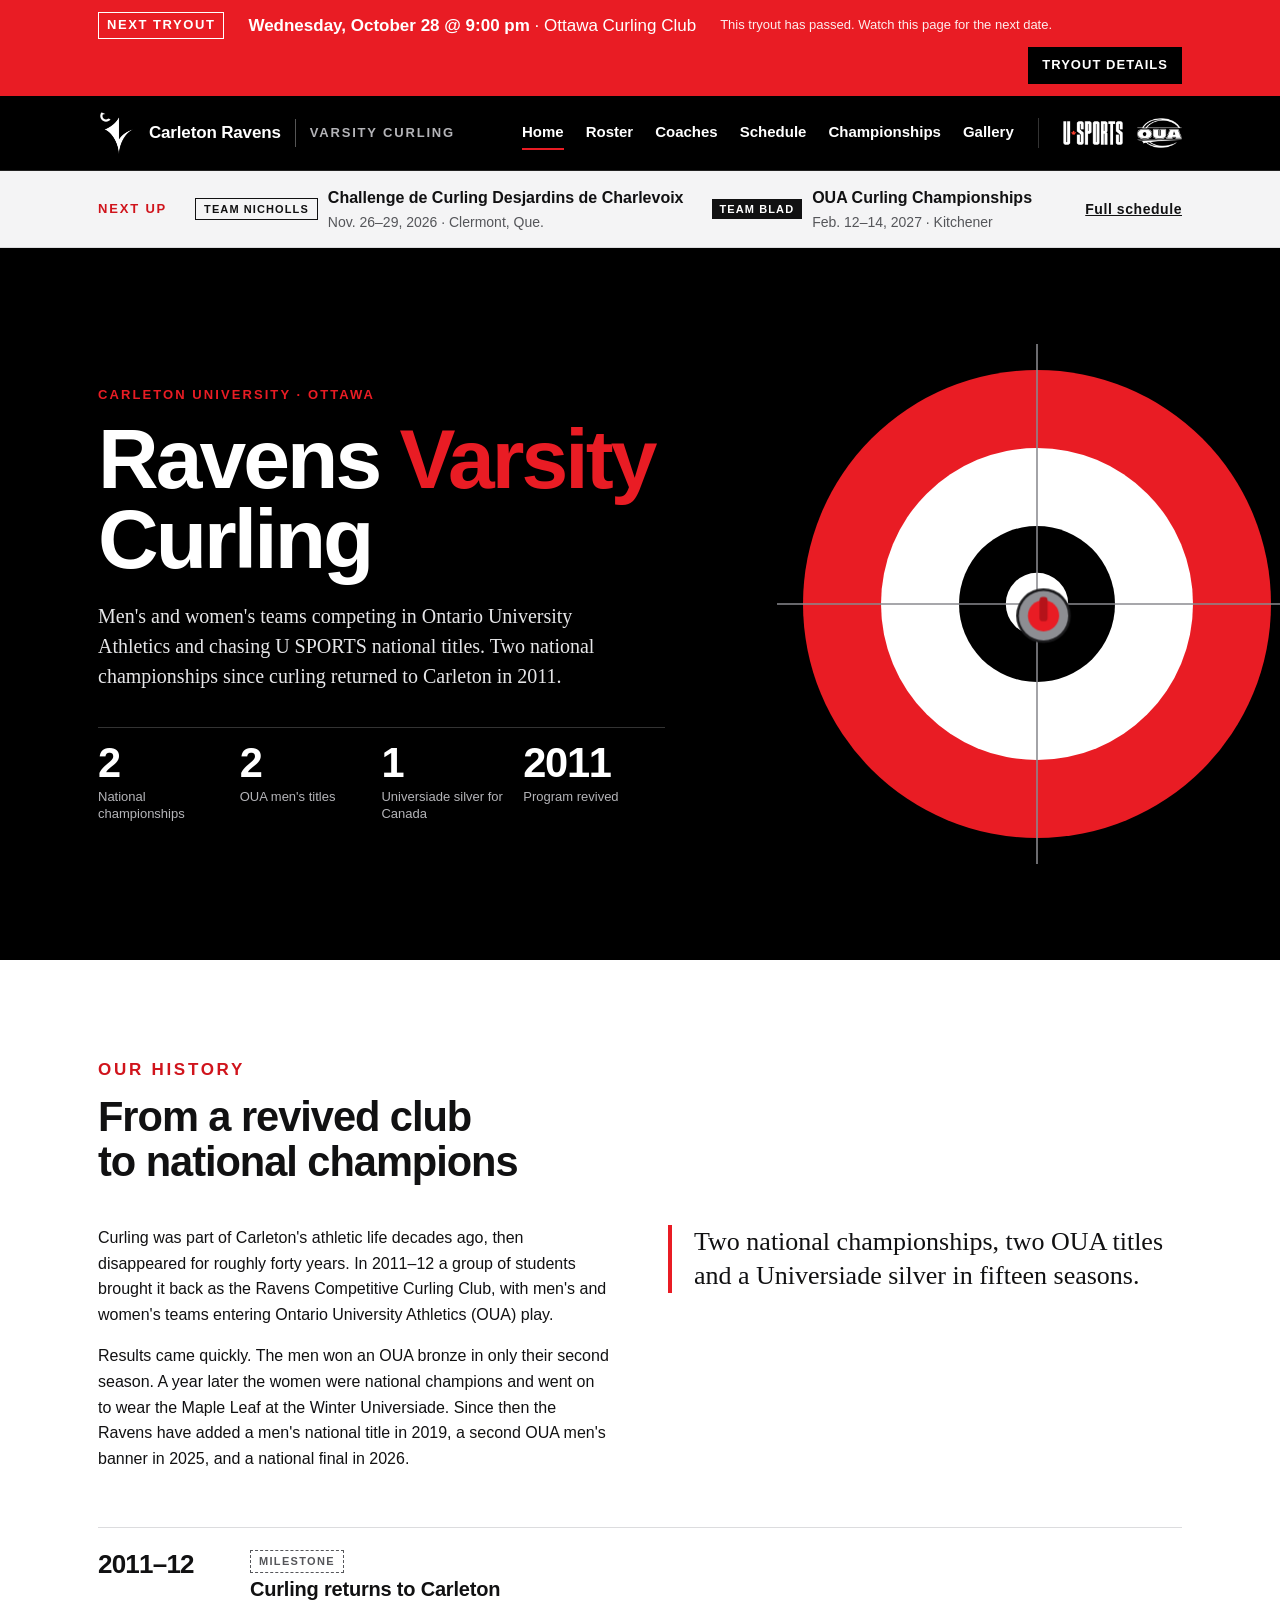
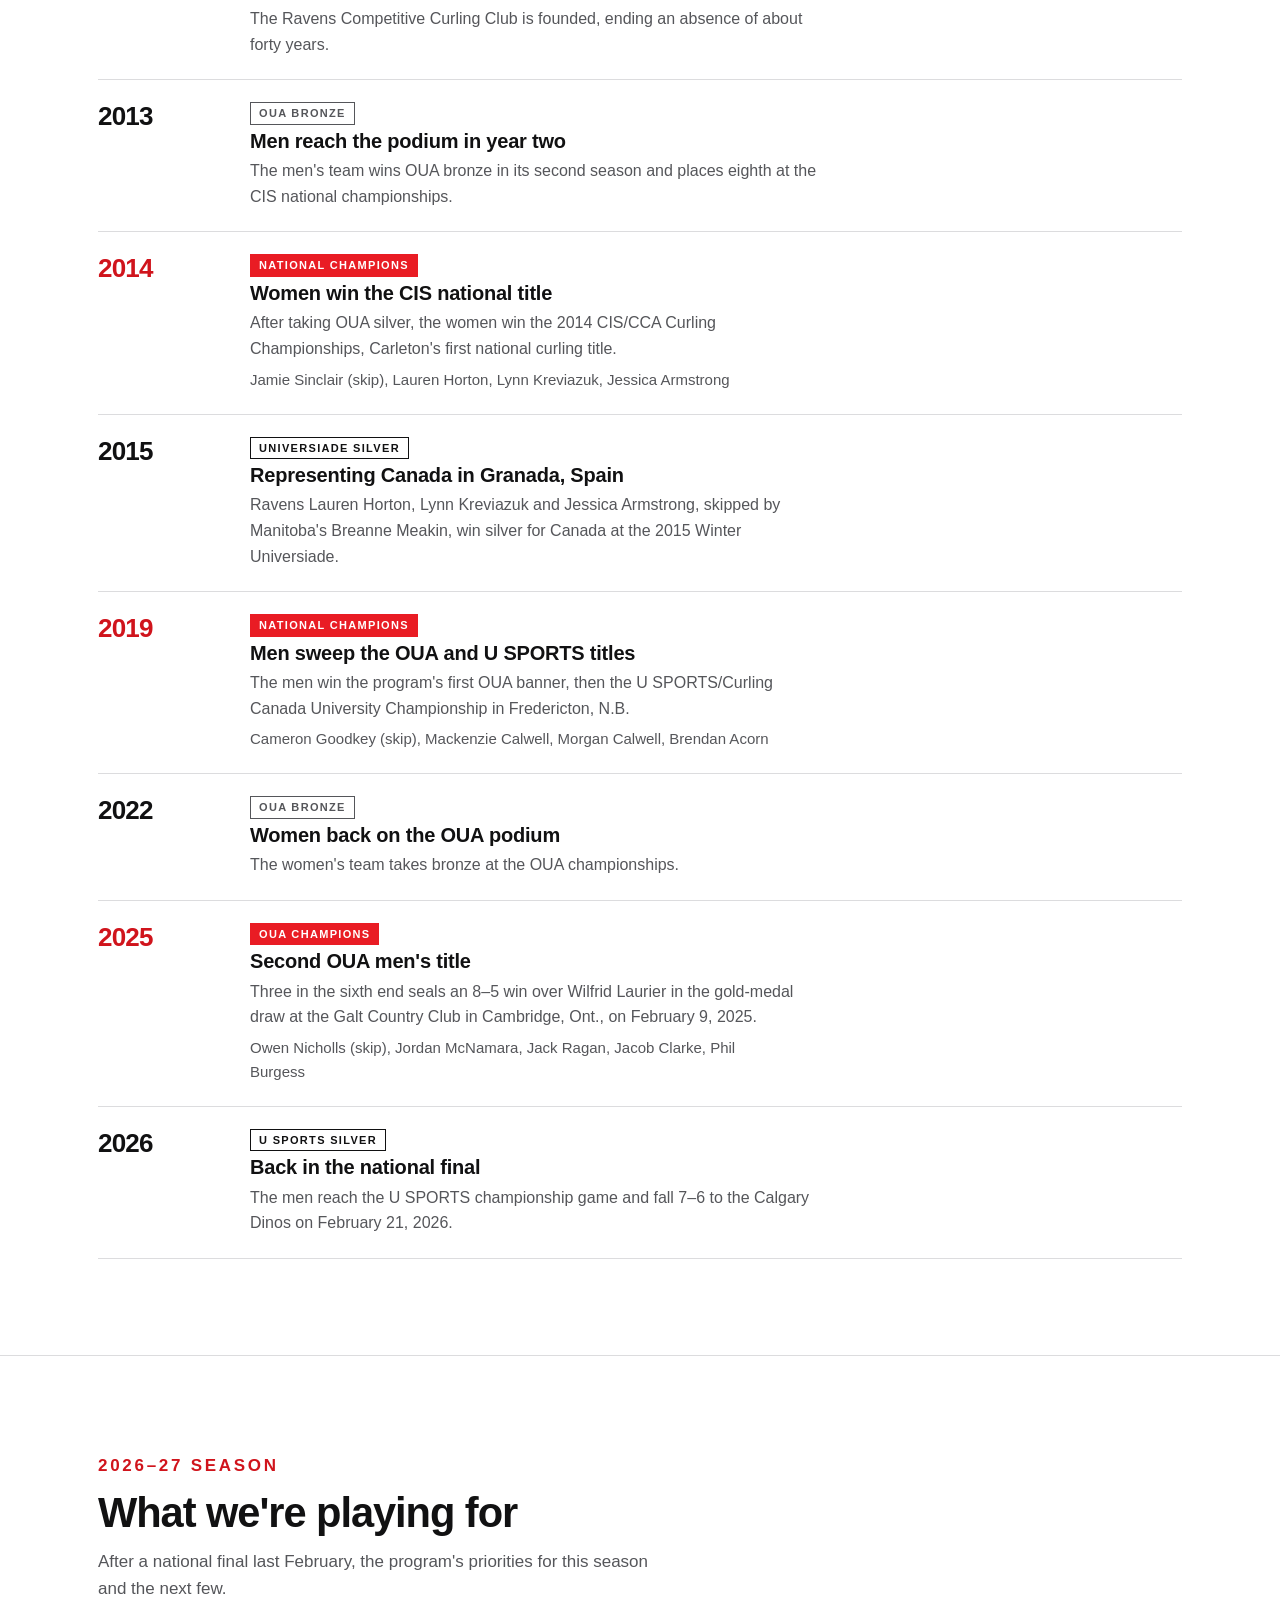
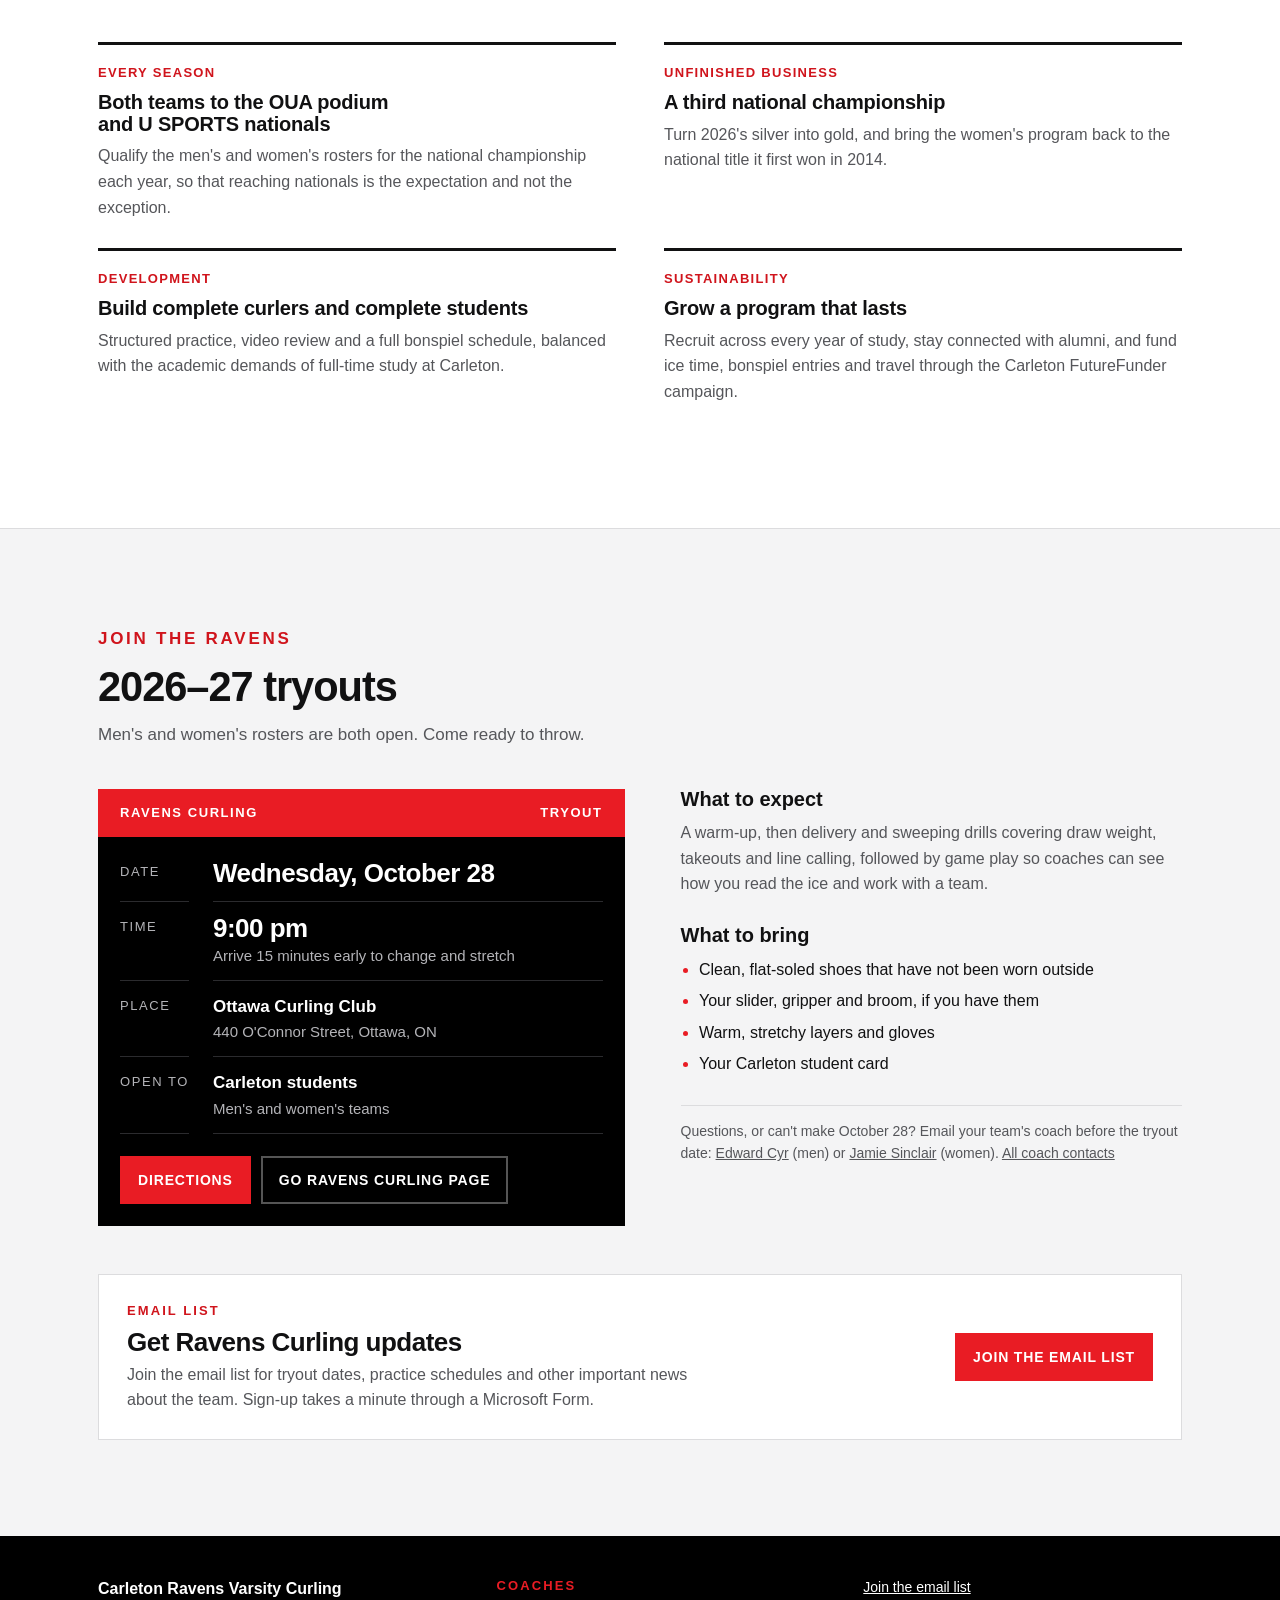
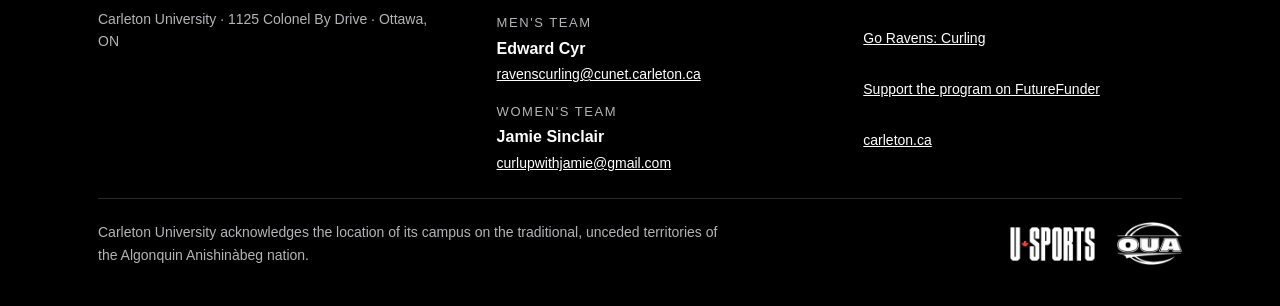
<file: index.html>
<!doctype html>
<html lang="en">
<head>
<meta charset="utf-8">
<meta name="viewport" content="width=device-width, initial-scale=1, viewport-fit=cover">
<title>Ravens Varsity Curling</title>
<meta name="description" content="Carleton Ravens Varsity Curling: program history, goals, and 2026–27 tryouts at the Ottawa Curling Club.">
<link rel="stylesheet" href="styles.css?v=8e43a982">
</head>
<body>

<!-- ===== Next tryout ===== -->
<div class="tryout-bar" role="region" aria-label="Next tryout">
  <div class="wrap">
    <span class="label">Next tryout</span>
    <p class="when">Wednesday, October 28 @ 9:00 pm <span>· Ottawa Curling Club</span></p>
    <p class="countdown" id="countdown" aria-live="polite"></p>
    <a class="cta" href="#tryouts">Tryout details</a>
  </div>
</div>

<header class="site-head">
  <div class="wrap">
    <div class="brand">
    <!-- Ravens secondary logomark (raven face without shield, for solid black backgrounds), from the Ravens Brand Guide -->
    <a class="mark-link" href="https://goravens.ca/" target="_blank" rel="noopener" title="goravens.ca">
      <img class="mark" alt="Carleton Ravens: goravens.ca home page" width="98" height="122" src="images/raven-mark.png">
    </a>
    <a class="wordmark" href="#top" aria-label="Carleton Ravens Curling, top of page">
      <span class="uni">Carleton Ravens</span>
      <span class="divider" aria-hidden="true"></span>
      <span class="team">Varsity Curling</span>
    </a>
    </div>
    <nav class="site-nav" aria-label="Site">
      <a href="index.html" aria-current="page">Home</a>
      <a href="roster.html">Roster</a>
      <a href="coaches.html">Coaches</a>
      <a href="schedule.html">Schedule</a>
      <a href="championships.html">Championships</a>
      <a href="gallery.html">Gallery</a>
    </nav>
    <div class="leagues" role="group" aria-label="Leagues">
      <img class="lg-usports" alt="U SPORTS" width="388" height="155" src="images/usports.png">
      <img class="lg-oua" alt="Ontario University Athletics (OUA)" width="295" height="196" src="images/oua.png">
    </div>
  </div>
</header>

<!-- ===== Next up ===== -->
<section class="next-up" aria-label="Next up">
  <div class="wrap">
    <span class="nu-label">Next up</span>
    <a class="nu-item" href="schedule.html#team-nicholls">
      <span class="tag-team nicholls">Team Nicholls</span>
      <span class="nu-event">Challenge de Curling Desjardins de Charlevoix</span>
      <span class="nu-when">Nov. 26–29, 2026 · Clermont, Que.</span>
    </a>
    <a class="nu-item" href="schedule.html#team-blad">
      <span class="tag-team blad">Team Blad</span>
      <span class="nu-event">OUA Curling Championships</span>
      <span class="nu-when">Feb. 12–14, 2027 · Kitchener</span>
    </a>
    <a class="nu-all" href="schedule.html">Full schedule</a>
  </div>
</section>

<main id="top">

  <!-- ===== Hero ===== -->
  <section class="hero" aria-labelledby="hero-title">
    <div class="wrap">
      <div>
        <p class="eyebrow">Carleton University · Ottawa</p>
        <h1 id="hero-title">Ravens <span class="red">Varsity</span><br>Curling</h1>
        <p class="lede">Men's and women's teams competing in Ontario University Athletics and chasing U&nbsp;SPORTS national titles. Two national championships since curling returned to Carleton in 2011.</p>
        <ul class="honours" aria-label="Program honours">
          <li><span class="n">2</span><span class="t">National championships</span></li>
          <li><span class="n">2</span><span class="t">OUA men's titles</span></li>
          <li><span class="n">1</span><span class="t">Universiade silver for Canada</span></li>
          <li><span class="n">2011</span><span class="t">Program revived</span></li>
        </ul>
      </div>

      <figure class="house-fig" aria-hidden="true">
        <!-- To scale at 2.5 units per inch: 12-ft ring r=180, 8-ft r=120, 4-ft r=60,
             19-in button r≈24. Stone enlarged past its 12-in scale (r=15) so it reads at a glance. -->
        <svg viewBox="0 0 400 400" xmlns="http://www.w3.org/2000/svg" role="img">
          <rect width="400" height="400" fill="#000000"/>
          <circle cx="200" cy="200" r="180" fill="#E91C24"/>
          <circle cx="200" cy="200" r="120" fill="#FFFFFF"/>
          <circle cx="200" cy="200" r="60" fill="#000000"/>
          <circle cx="200" cy="200" r="24" fill="#FFFFFF"/>
          <!-- centre line and tee line -->
          <line x1="200" y1="0" x2="200" y2="400" stroke="#8A8A8F" stroke-width="1.2"/>
          <line x1="0" y1="200" x2="400" y2="200" stroke="#8A8A8F" stroke-width="1.2"/>
          <!-- shot stone, biting the button -->
          <g class="stone-slide">
            <g transform="translate(205 209)">
              <circle r="21" fill="#1A1A1C"/>
              <circle r="19" fill="#8D8E93"/>
              <circle r="12" fill="#E91C24"/>
              <rect x="-3.1" y="-14.4" width="6.2" height="18.6" rx="2.6" fill="#B5131A"/>
            </g>
          </g>
        </svg>
      </figure>
    </div>
  </section>

  <!-- ===== History ===== -->
  <section class="block" id="history" aria-labelledby="history-title">
    <div class="wrap">
      <div class="sec-head">
        <p class="eyebrow">Our history</p>
        <h2 id="history-title">From a revived club to national champions</h2>
      </div>

      <div class="history-intro">
        <div>
          <p>Curling was part of Carleton's athletic life decades ago, then disappeared for roughly forty years. In 2011–12 a group of students brought it back as the Ravens Competitive Curling Club, with men's and women's teams entering Ontario University Athletics (OUA) play.</p>
          <p>Results came quickly. The men won an OUA bronze in only their second season. A year later the women were national champions and went on to wear the Maple Leaf at the Winter Universiade. Since then the Ravens have added a men's national title in 2019, a second OUA men's banner in 2025, and a national final in 2026.</p>
        </div>
        <p class="pull">Two national championships, two OUA titles and a Universiade silver in fifteen seasons.</p>
      </div>

      <ol class="timeline" aria-label="Program timeline">
        <li>
          <span class="yr">2011–12</span>
          <div class="body">
            <span class="chip milestone">Milestone</span>
            <h3>Curling returns to Carleton</h3>
            <p>The Ravens Competitive Curling Club is founded, ending an absence of about forty years.</p>
          </div>
        </li>
        <li>
          <span class="yr">2013</span>
          <div class="body">
            <span class="chip bronze">OUA bronze</span>
            <h3>Men reach the podium in year two</h3>
            <p>The men's team wins OUA bronze in its second season and places eighth at the CIS national championships.</p>
          </div>
        </li>
        <li class="title">
          <span class="yr">2014</span>
          <div class="body">
            <span class="chip gold">National champions</span>
            <h3>Women win the CIS national title</h3>
            <p>After taking OUA silver, the women win the 2014 CIS/CCA Curling Championships, Carleton's first national curling title.</p>
            <p class="roster">Jamie Sinclair (skip), Lauren Horton, Lynn Kreviazuk, Jessica Armstrong</p>
          </div>
        </li>
        <li>
          <span class="yr">2015</span>
          <div class="body">
            <span class="chip silver">Universiade silver</span>
            <h3>Representing Canada in Granada, Spain</h3>
            <p>Ravens Lauren Horton, Lynn Kreviazuk and Jessica Armstrong, skipped by Manitoba's Breanne Meakin, win silver for Canada at the 2015 Winter Universiade.</p>
          </div>
        </li>
        <li class="title">
          <span class="yr">2019</span>
          <div class="body">
            <span class="chip gold">National champions</span>
            <h3>Men sweep the OUA and U&nbsp;SPORTS titles</h3>
            <p>The men win the program's first OUA banner, then the U&nbsp;SPORTS/Curling Canada University Championship in Fredericton, N.B.</p>
            <p class="roster">Cameron Goodkey (skip), Mackenzie Calwell, Morgan Calwell, Brendan Acorn</p>
          </div>
        </li>
        <li>
          <span class="yr">2022</span>
          <div class="body">
            <span class="chip bronze">OUA bronze</span>
            <h3>Women back on the OUA podium</h3>
            <p>The women's team takes bronze at the OUA championships.</p>
          </div>
        </li>
        <li class="title">
          <span class="yr">2025</span>
          <div class="body">
            <span class="chip gold">OUA champions</span>
            <h3>Second OUA men's title</h3>
            <p>Three in the sixth end seals an 8–5 win over Wilfrid Laurier in the gold-medal draw at the Galt Country Club in Cambridge, Ont., on February 9, 2025.</p>
            <p class="roster">Owen Nicholls (skip), Jordan McNamara, Jack Ragan, Jacob Clarke, Phil Burgess</p>
          </div>
        </li>
        <li>
          <span class="yr">2026</span>
          <div class="body">
            <span class="chip silver">U&nbsp;SPORTS silver</span>
            <h3>Back in the national final</h3>
            <p>The men reach the U&nbsp;SPORTS championship game and fall 7–6 to the Calgary Dinos on February 21, 2026.</p>
          </div>
        </li>
      </ol>
    </div>
  </section>

  <!-- ===== Goals ===== -->
  <section class="block" id="goals" aria-labelledby="goals-title">
    <div class="wrap">
      <div class="sec-head">
        <p class="eyebrow">2026–27 season</p>
        <h2 id="goals-title">What we're playing for</h2>
        <p>After a national final last February, the program's priorities for this season and the next few.</p>
      </div>

      <ol class="goals">
        <li>
          <span class="tag">Every season</span>
          <h3>Both teams to the OUA podium and U&nbsp;SPORTS nationals</h3>
          <p>Qualify the men's and women's rosters for the national championship each year, so that reaching nationals is the expectation and not the exception.</p>
        </li>
        <li>
          <span class="tag">Unfinished business</span>
          <h3>A third national championship</h3>
          <p>Turn 2026's silver into gold, and bring the women's program back to the national title it first won in 2014.</p>
        </li>
        <li>
          <span class="tag">Development</span>
          <h3>Build complete curlers and complete students</h3>
          <p>Structured practice, video review and a full bonspiel schedule, balanced with the academic demands of full-time study at Carleton.</p>
        </li>
        <li>
          <span class="tag">Sustainability</span>
          <h3>Grow a program that lasts</h3>
          <p>Recruit across every year of study, stay connected with alumni, and fund ice time, bonspiel entries and travel through the Carleton FutureFunder campaign.</p>
        </li>
      </ol>
    </div>
  </section>

  <!-- ===== Tryouts ===== -->
  <section class="block tryouts" id="tryouts" aria-labelledby="tryouts-title">
    <div class="wrap">
      <div class="sec-head">
        <p class="eyebrow">Join the Ravens</p>
        <h2 id="tryouts-title">2026–27 tryouts</h2>
        <p>Men's and women's rosters are both open. Come ready to throw.</p>
      </div>

      <div class="tryout-grid">
        <div class="ticket">
          <div class="top"><span>Ravens Curling</span><span>Tryout</span></div>
          <dl>
            <dt>Date</dt>
            <dd><span class="big">Wednesday, October 28</span></dd>
            <dt>Time</dt>
            <dd><span class="big">9:00 pm</span><span class="sub">Arrive 15 minutes early to change and stretch</span></dd>
            <dt>Place</dt>
            <dd>Ottawa Curling Club<span class="sub">440 O'Connor Street, Ottawa, ON</span></dd>
            <dt>Open to</dt>
            <dd>Carleton students<span class="sub">Men's and women's teams</span></dd>
          </dl>
          <div class="actions">
            <a class="btn" href="https://www.google.com/maps/search/?api=1&amp;query=Ottawa+Curling+Club+440+O%27Connor+Street+Ottawa" target="_blank" rel="noopener">Directions</a>
            <a class="btn ghost" href="https://goravens.ca/clubteams/curling" target="_blank" rel="noopener">Go Ravens curling page</a>
          </div>
        </div>

        <div class="expect">
          <div>
            <h3>What to expect</h3>
            <p>A warm-up, then delivery and sweeping drills covering draw weight, takeouts and line calling, followed by game play so coaches can see how you read the ice and work with a team.</p>
          </div>
          <div>
            <h3>What to bring</h3>
            <ul>
              <li>Clean, flat-soled shoes that have not been worn outside</li>
              <li>Your slider, gripper and broom, if you have them</li>
              <li>Warm, stretchy layers and gloves</li>
              <li>Your Carleton student card</li>
            </ul>
          </div>
          <p class="note">Questions, or can't make October 28? Email your team's coach before the tryout date: <a href="mailto:ravenscurling@cunet.carleton.ca">Edward Cyr</a> (men) or <a href="mailto:curlupwithjamie@gmail.com">Jamie Sinclair</a> (women). <a href="#contact">All coach contacts</a></p>
        </div>
      </div>

      <div class="signup" id="email-list">
        <div class="text">
          <p class="eyebrow">Email list</p>
          <h3>Get Ravens Curling updates</h3>
          <p>Join the email list for tryout dates, practice schedules and other important news about the team. Sign-up takes a minute through a Microsoft Form.</p>
        </div>
        <a class="btn" href="https://forms.cloud.microsoft/r/B8VHtvBhwE" target="_blank" rel="noopener">Join the email list</a>
      </div>
    </div>
  </section>

</main>

<footer class="site-foot">
  <div class="wrap">
    <div>
      <strong>Carleton Ravens Varsity Curling</strong>
      Carleton University · 1125 Colonel By Drive · Ottawa, ON
    </div>
    <div id="contact" class="coaches">
      <p class="eyebrow">Coaches</p>
      <div class="coach">
        <span class="team-name">Men's team</span>
        <span class="name">Edward Cyr</span>
        <a href="mailto:ravenscurling@cunet.carleton.ca">ravenscurling@cunet.carleton.ca</a>
      </div>
      <div class="coach">
        <span class="team-name">Women's team</span>
        <span class="name">Jamie Sinclair</span>
        <a href="mailto:curlupwithjamie@gmail.com">curlupwithjamie@gmail.com</a>
      </div>
    </div>
    <ul>
      <li><a href="https://forms.cloud.microsoft/r/B8VHtvBhwE" target="_blank" rel="noopener">Join the email list</a></li>
      <li><a href="https://goravens.ca/clubteams/curling" target="_blank" rel="noopener">Go Ravens: Curling</a></li>
      <li><a href="https://futurefunder.carleton.ca/giving-fund/mens-curling-competitive-club/" target="_blank" rel="noopener">Support the program on FutureFunder</a></li>
      <li><a href="https://carleton.ca" target="_blank" rel="noopener">carleton.ca</a></li>
    </ul>
    <div class="foot-bottom">
      <p class="ack">Carleton University acknowledges the location of its campus on the traditional, unceded territories of the Algonquin Anishinàbeg nation.</p>
      <div class="leagues" role="group" aria-label="Leagues">
        <img class="lg-usports" alt="U SPORTS" width="388" height="155" src="images/usports.png">
        <img class="lg-oua" alt="Ontario University Athletics (OUA)" width="295" height="196" src="images/oua.png">
      </div>
    </div>
  </div>
</footer>

<script src="site.js?v=c6699a5b"></script>
</body>
</html>
</file>
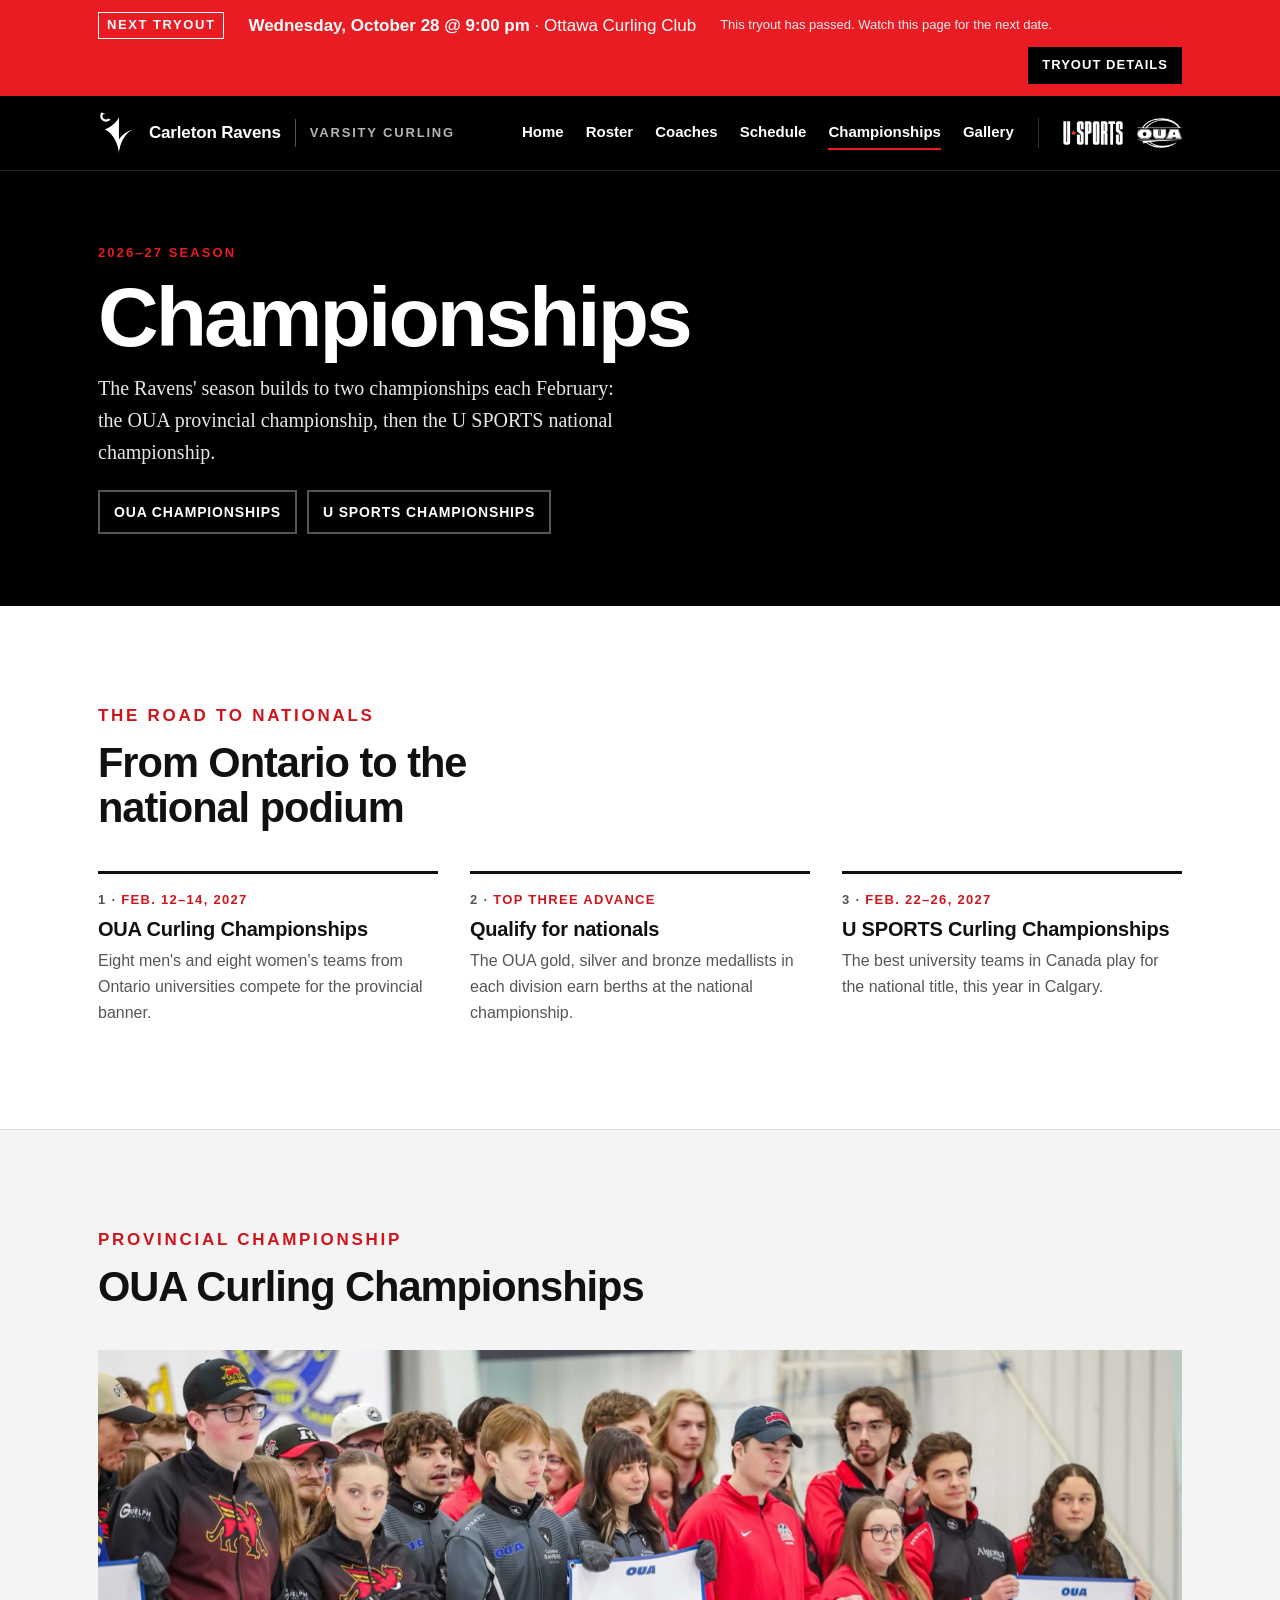
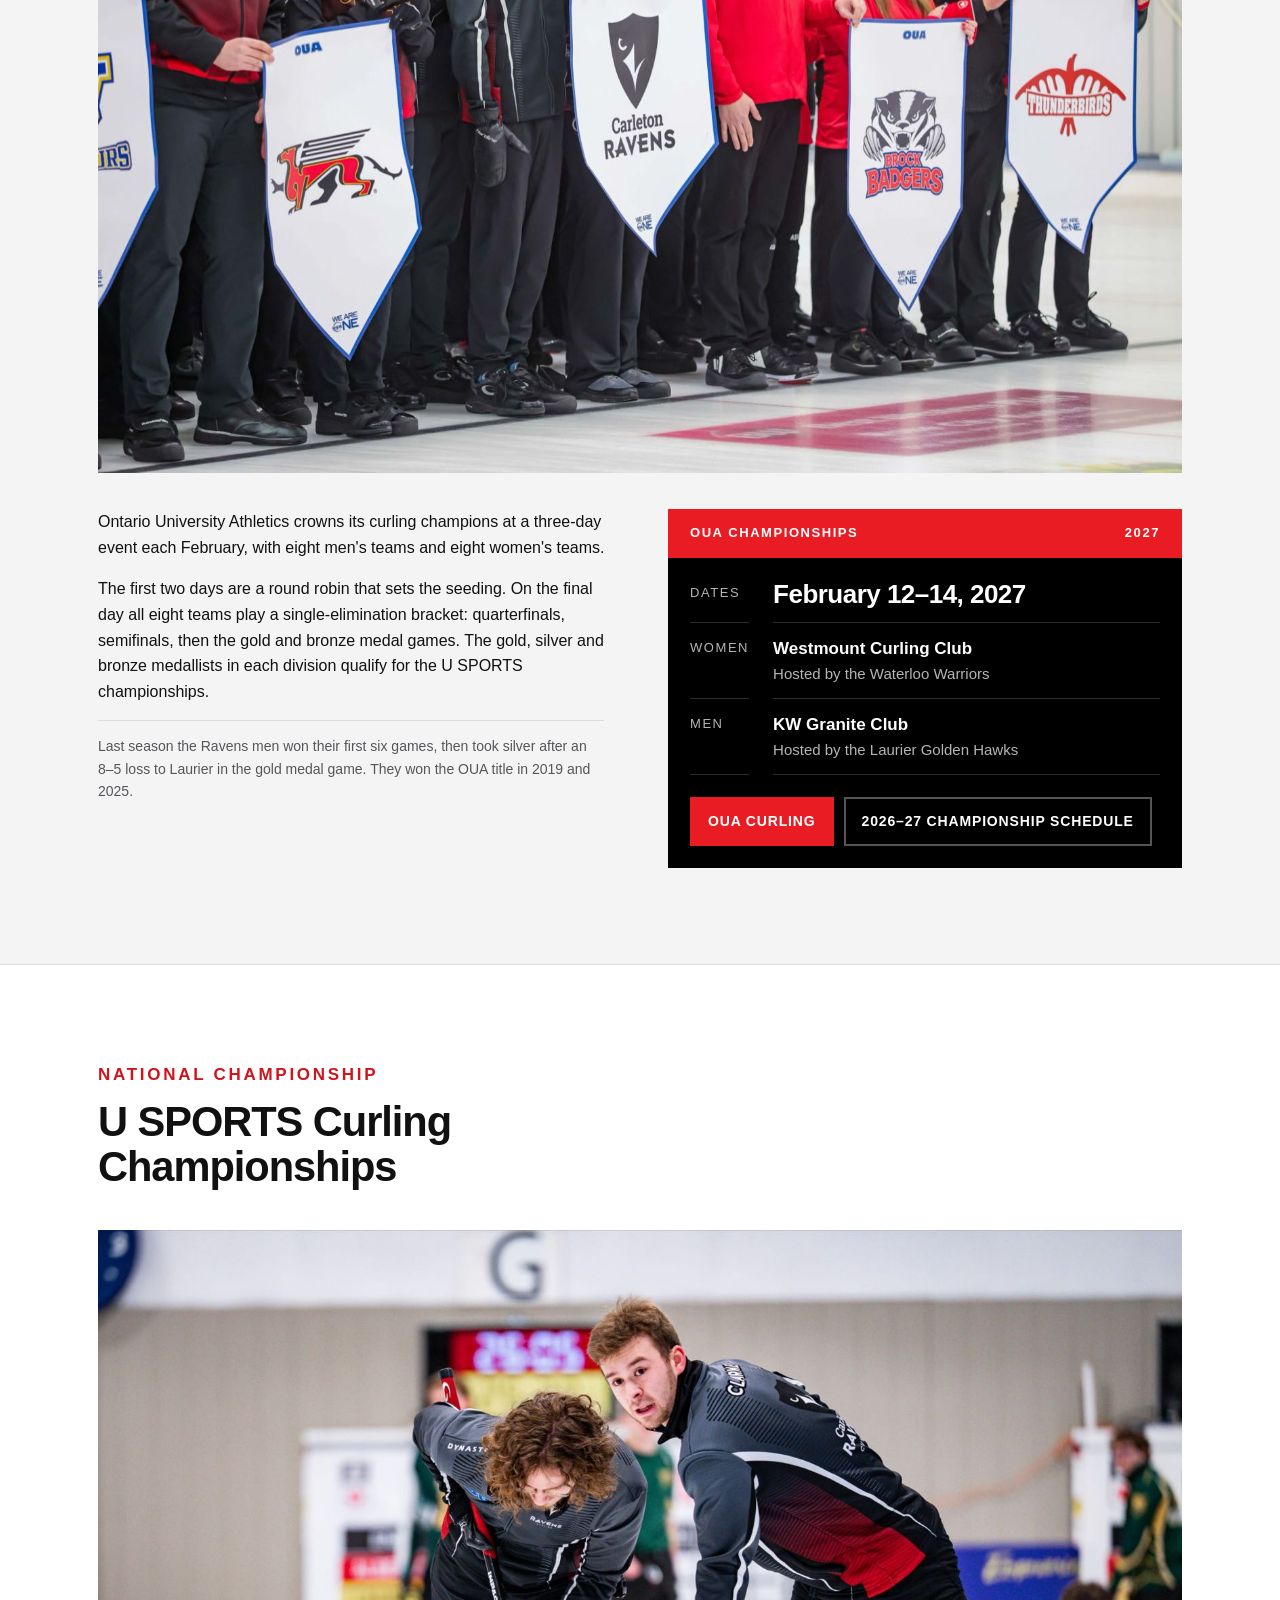
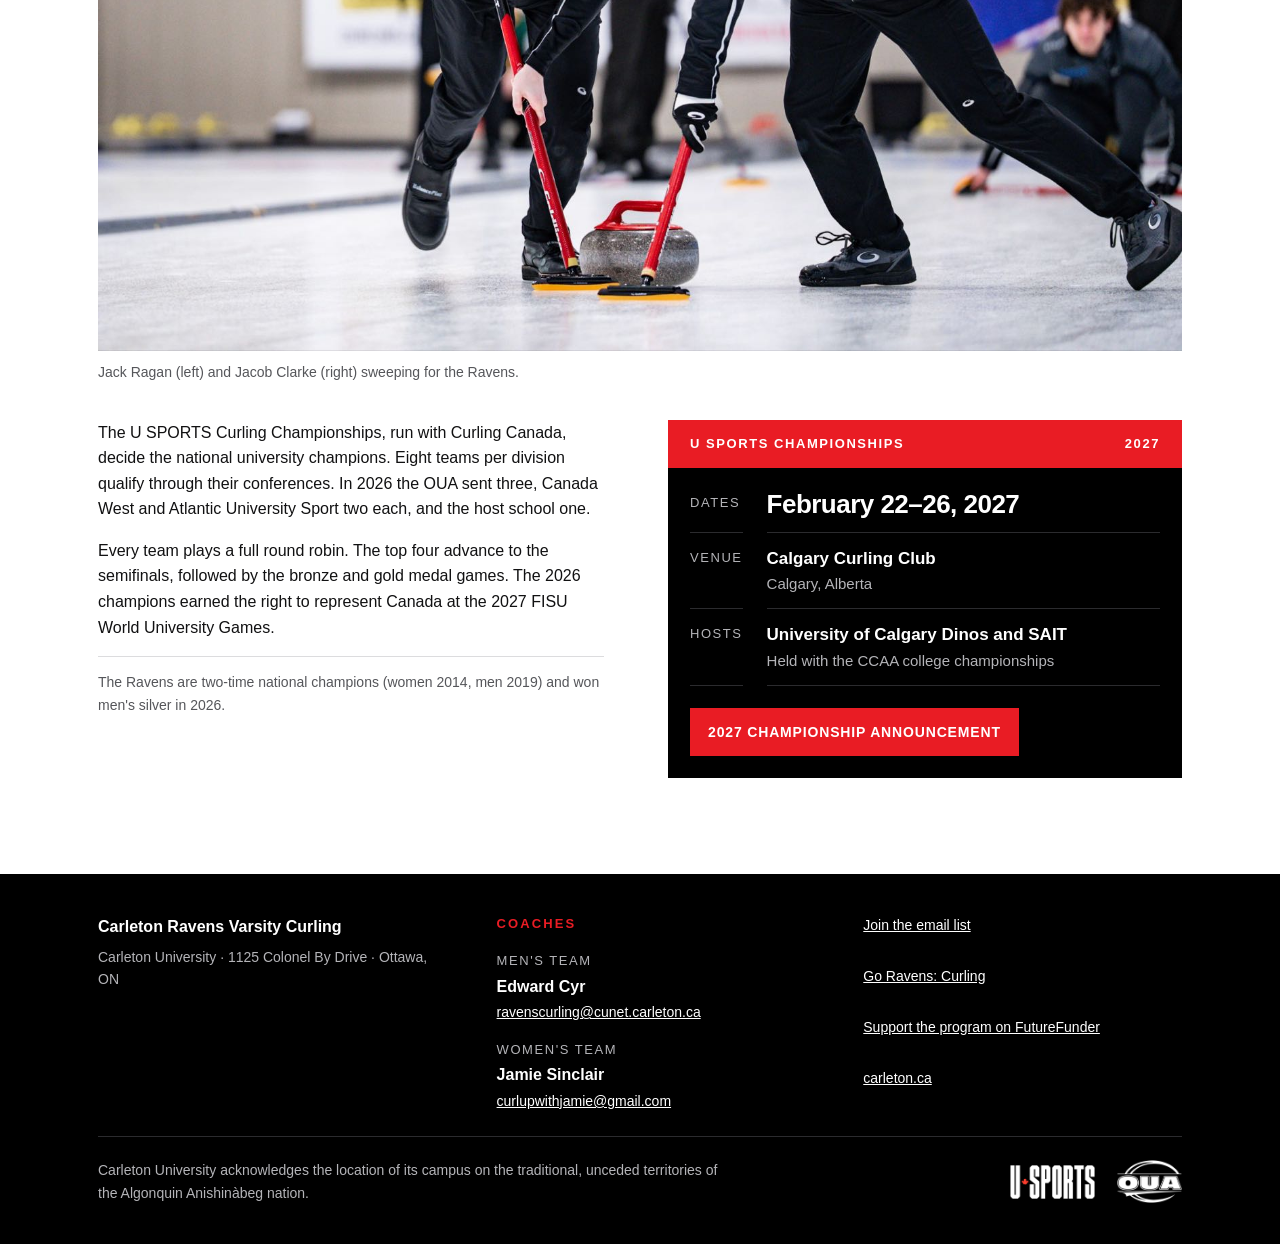
<file: championships.html>
<!doctype html>
<html lang="en">
<head>
<meta charset="utf-8">
<meta name="viewport" content="width=device-width, initial-scale=1, viewport-fit=cover">
<title>Championships | Ravens Varsity Curling</title>
<meta name="description" content="How the OUA and U SPORTS curling championships work, with links to the 2027 events.">
<link rel="stylesheet" href="styles.css?v=8e43a982">
</head>
<body>

<!-- ===== Next tryout ===== -->
<div class="tryout-bar" role="region" aria-label="Next tryout">
  <div class="wrap">
    <span class="label">Next tryout</span>
    <p class="when">Wednesday, October 28 @ 9:00 pm <span>· Ottawa Curling Club</span></p>
    <p class="countdown" id="countdown" aria-live="polite"></p>
    <a class="cta" href="index.html#tryouts">Tryout details</a>
  </div>
</div>

<header class="site-head">
  <div class="wrap">
    <div class="brand">
    <!-- Ravens secondary logomark (raven face without shield, for solid black backgrounds), from the Ravens Brand Guide -->
    <a class="mark-link" href="https://goravens.ca/" target="_blank" rel="noopener" title="goravens.ca">
      <img class="mark" alt="Carleton Ravens: goravens.ca home page" width="98" height="122" src="images/raven-mark.png">
    </a>
    <a class="wordmark" href="./" aria-label="Carleton Ravens Curling, home page">
      <span class="uni">Carleton Ravens</span>
      <span class="divider" aria-hidden="true"></span>
      <span class="team">Varsity Curling</span>
    </a>
    </div>
    <nav class="site-nav" aria-label="Site">
      <a href="index.html">Home</a>
      <a href="roster.html">Roster</a>
      <a href="coaches.html">Coaches</a>
      <a href="schedule.html">Schedule</a>
      <a href="championships.html" aria-current="page">Championships</a>
      <a href="gallery.html">Gallery</a>
    </nav>
    <div class="leagues" role="group" aria-label="Leagues">
      <img class="lg-usports" alt="U SPORTS" width="388" height="155" src="images/usports.png">
      <img class="lg-oua" alt="Ontario University Athletics (OUA)" width="295" height="196" src="images/oua.png">
    </div>
  </div>
</header>

<main id="top">

  <section class="page-head" aria-labelledby="events-title">
    <div class="wrap">
      <p class="eyebrow">2026–27 season</p>
      <h1 id="events-title">Championships</h1>
      <p class="lede">The Ravens' season builds to two championships each February: the OUA provincial championship, then the U&nbsp;SPORTS national championship.</p>
      <nav class="jump" aria-label="Championships">
        <a href="#oua">OUA championships</a>
        <a href="#usports">U&nbsp;SPORTS championships</a>
      </nav>
    </div>
  </section>

  <section class="block" aria-labelledby="road-title">
    <div class="wrap">
      <div class="sec-head">
        <p class="eyebrow">The road to nationals</p>
        <h2 id="road-title">From Ontario to the national podium</h2>
      </div>
      <ol class="road">
        <li>
          <span class="when">Feb. 12–14, 2027</span>
          <h3>OUA Curling Championships</h3>
          <p>Eight men's and eight women's teams from Ontario universities compete for the provincial banner.</p>
        </li>
        <li>
          <span class="when">Top three advance</span>
          <h3>Qualify for nationals</h3>
          <p>The OUA gold, silver and bronze medallists in each division earn berths at the national championship.</p>
        </li>
        <li>
          <span class="when">Feb. 22–26, 2027</span>
          <h3>U&nbsp;SPORTS Curling Championships</h3>
          <p>The best university teams in Canada play for the national title, this year in Calgary.</p>
        </li>
      </ol>
    </div>
  </section>

  <section class="block event" id="oua" aria-labelledby="oua-title">
    <div class="wrap">
      <div class="sec-head">
        <p class="eyebrow">Provincial championship</p>
        <h2 id="oua-title">OUA Curling Championships</h2>
      </div>
      <figure class="event-photo">
        <img src="images/events-oua.jpg" width="1600" height="1067" loading="lazy" alt="Curlers from Ontario universities, including the Carleton Ravens, holding their team banners at the OUA Curling Championships.">
      </figure>
      <div class="event-grid">
        <div class="event-text">
          <p>Ontario University Athletics crowns its curling champions at a three-day event each February, with eight men's teams and eight women's teams.</p>
          <p>The first two days are a round robin that sets the seeding. On the final day all eight teams play a single-elimination bracket: quarterfinals, semifinals, then the gold and bronze medal games. The gold, silver and bronze medallists in each division qualify for the U&nbsp;SPORTS championships.</p>
          <p class="note">Last season the Ravens men won their first six games, then took silver after an 8–5 loss to Laurier in the gold medal game. They won the OUA title in 2019 and 2025.</p>
        </div>
        <div class="ticket">
          <div class="top"><span>OUA Championships</span><span>2027</span></div>
          <dl>
            <dt>Dates</dt>
            <dd><span class="big">February 12–14, 2027</span></dd>
            <dt>Women</dt>
            <dd>Westmount Curling Club<span class="sub">Hosted by the Waterloo Warriors</span></dd>
            <dt>Men</dt>
            <dd>KW Granite Club<span class="sub">Hosted by the Laurier Golden Hawks</span></dd>
          </dl>
          <div class="actions">
            <a class="btn" href="https://oua.ca/sports/curl/index" target="_blank" rel="noopener">OUA curling</a>
            <a class="btn ghost" href="https://oua.ca/championships/2026-27/schedule" target="_blank" rel="noopener">2026–27 championship schedule</a>
          </div>
        </div>
      </div>
    </div>
  </section>

  <section class="block event" id="usports" aria-labelledby="usports-title">
    <div class="wrap">
      <div class="sec-head">
        <p class="eyebrow">National championship</p>
        <h2 id="usports-title">U&nbsp;SPORTS Curling Championships</h2>
      </div>
      <figure class="event-photo">
        <img src="images/events-usports.jpg" width="1600" height="1065" loading="lazy" alt="Ravens Jack Ragan and Jacob Clarke sweeping a stone down the ice.">
        <figcaption>Jack Ragan (left) and Jacob Clarke (right) sweeping for the Ravens.</figcaption>
      </figure>
      <div class="event-grid">
        <div class="event-text">
          <p>The U&nbsp;SPORTS Curling Championships, run with Curling Canada, decide the national university champions. Eight teams per division qualify through their conferences. In 2026 the OUA sent three, Canada West and Atlantic University Sport two each, and the host school one.</p>
          <p>Every team plays a full round robin. The top four advance to the semifinals, followed by the bronze and gold medal games. The 2026 champions earned the right to represent Canada at the 2027 FISU World University Games.</p>
          <p class="note">The Ravens are two-time national champions (women 2014, men 2019) and won men's silver in 2026.</p>
        </div>
        <div class="ticket">
          <div class="top"><span>U&nbsp;SPORTS Championships</span><span>2027</span></div>
          <dl>
            <dt>Dates</dt>
            <dd><span class="big">February 22–26, 2027</span></dd>
            <dt>Venue</dt>
            <dd>Calgary Curling Club<span class="sub">Calgary, Alberta</span></dd>
            <dt>Hosts</dt>
            <dd>University of Calgary Dinos and SAIT<span class="sub">Held with the CCAA college championships</span></dd>
          </dl>
          <div class="actions">
            <a class="btn" href="https://en.usports.ca/sports/Curling/Releases/Curling2027" target="_blank" rel="noopener">2027 championship announcement</a>
          </div>
        </div>
      </div>
    </div>
  </section>

</main>

<footer class="site-foot">
  <div class="wrap">
    <div>
      <strong>Carleton Ravens Varsity Curling</strong>
      Carleton University · 1125 Colonel By Drive · Ottawa, ON
    </div>
    <div id="contact" class="coaches">
      <p class="eyebrow">Coaches</p>
      <div class="coach">
        <span class="team-name">Men's team</span>
        <span class="name">Edward Cyr</span>
        <a href="mailto:ravenscurling@cunet.carleton.ca">ravenscurling@cunet.carleton.ca</a>
      </div>
      <div class="coach">
        <span class="team-name">Women's team</span>
        <span class="name">Jamie Sinclair</span>
        <a href="mailto:curlupwithjamie@gmail.com">curlupwithjamie@gmail.com</a>
      </div>
    </div>
    <ul>
      <li><a href="https://forms.cloud.microsoft/r/B8VHtvBhwE" target="_blank" rel="noopener">Join the email list</a></li>
      <li><a href="https://goravens.ca/clubteams/curling" target="_blank" rel="noopener">Go Ravens: Curling</a></li>
      <li><a href="https://futurefunder.carleton.ca/giving-fund/mens-curling-competitive-club/" target="_blank" rel="noopener">Support the program on FutureFunder</a></li>
      <li><a href="https://carleton.ca" target="_blank" rel="noopener">carleton.ca</a></li>
    </ul>
    <div class="foot-bottom">
      <p class="ack">Carleton University acknowledges the location of its campus on the traditional, unceded territories of the Algonquin Anishinàbeg nation.</p>
      <div class="leagues" role="group" aria-label="Leagues">
        <img class="lg-usports" alt="U SPORTS" width="388" height="155" src="images/usports.png">
        <img class="lg-oua" alt="Ontario University Athletics (OUA)" width="295" height="196" src="images/oua.png">
      </div>
    </div>
  </div>
</footer>

<script src="site.js?v=c6699a5b"></script>
</body>
</html>
</file>
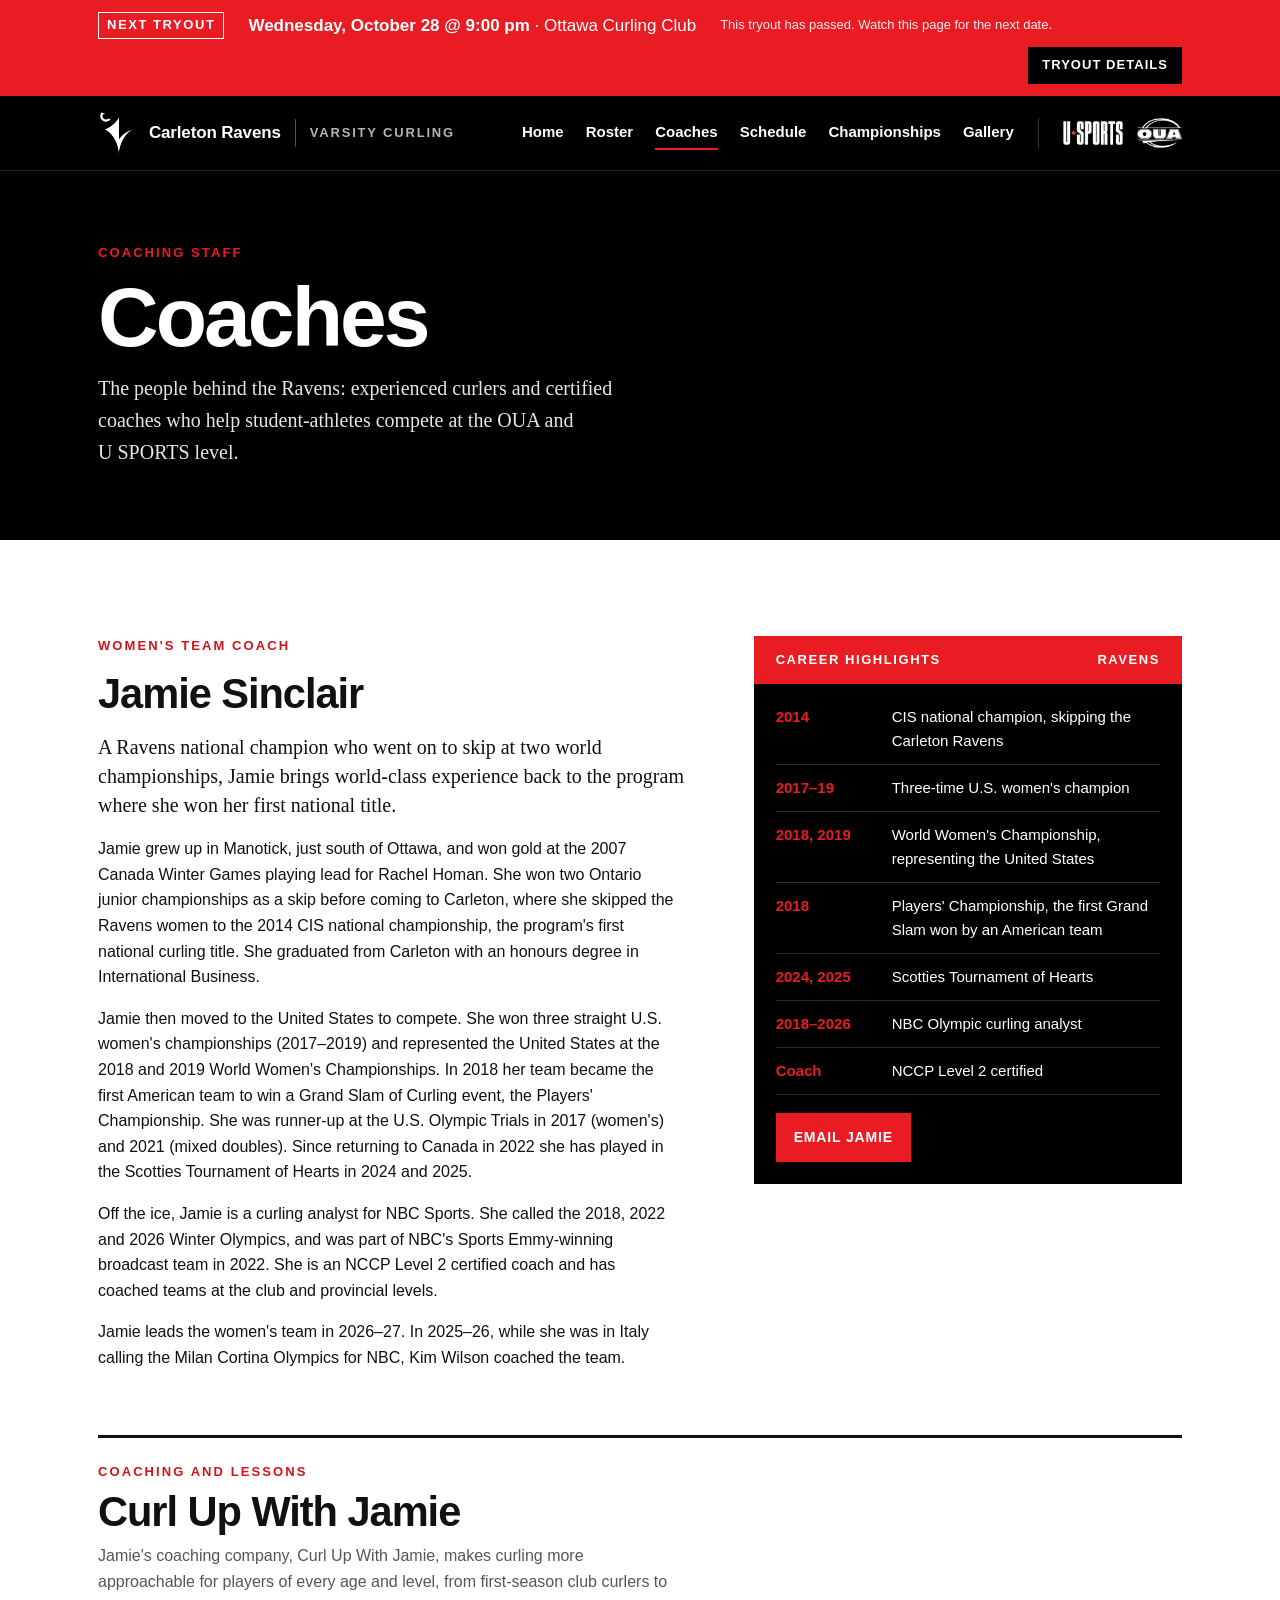
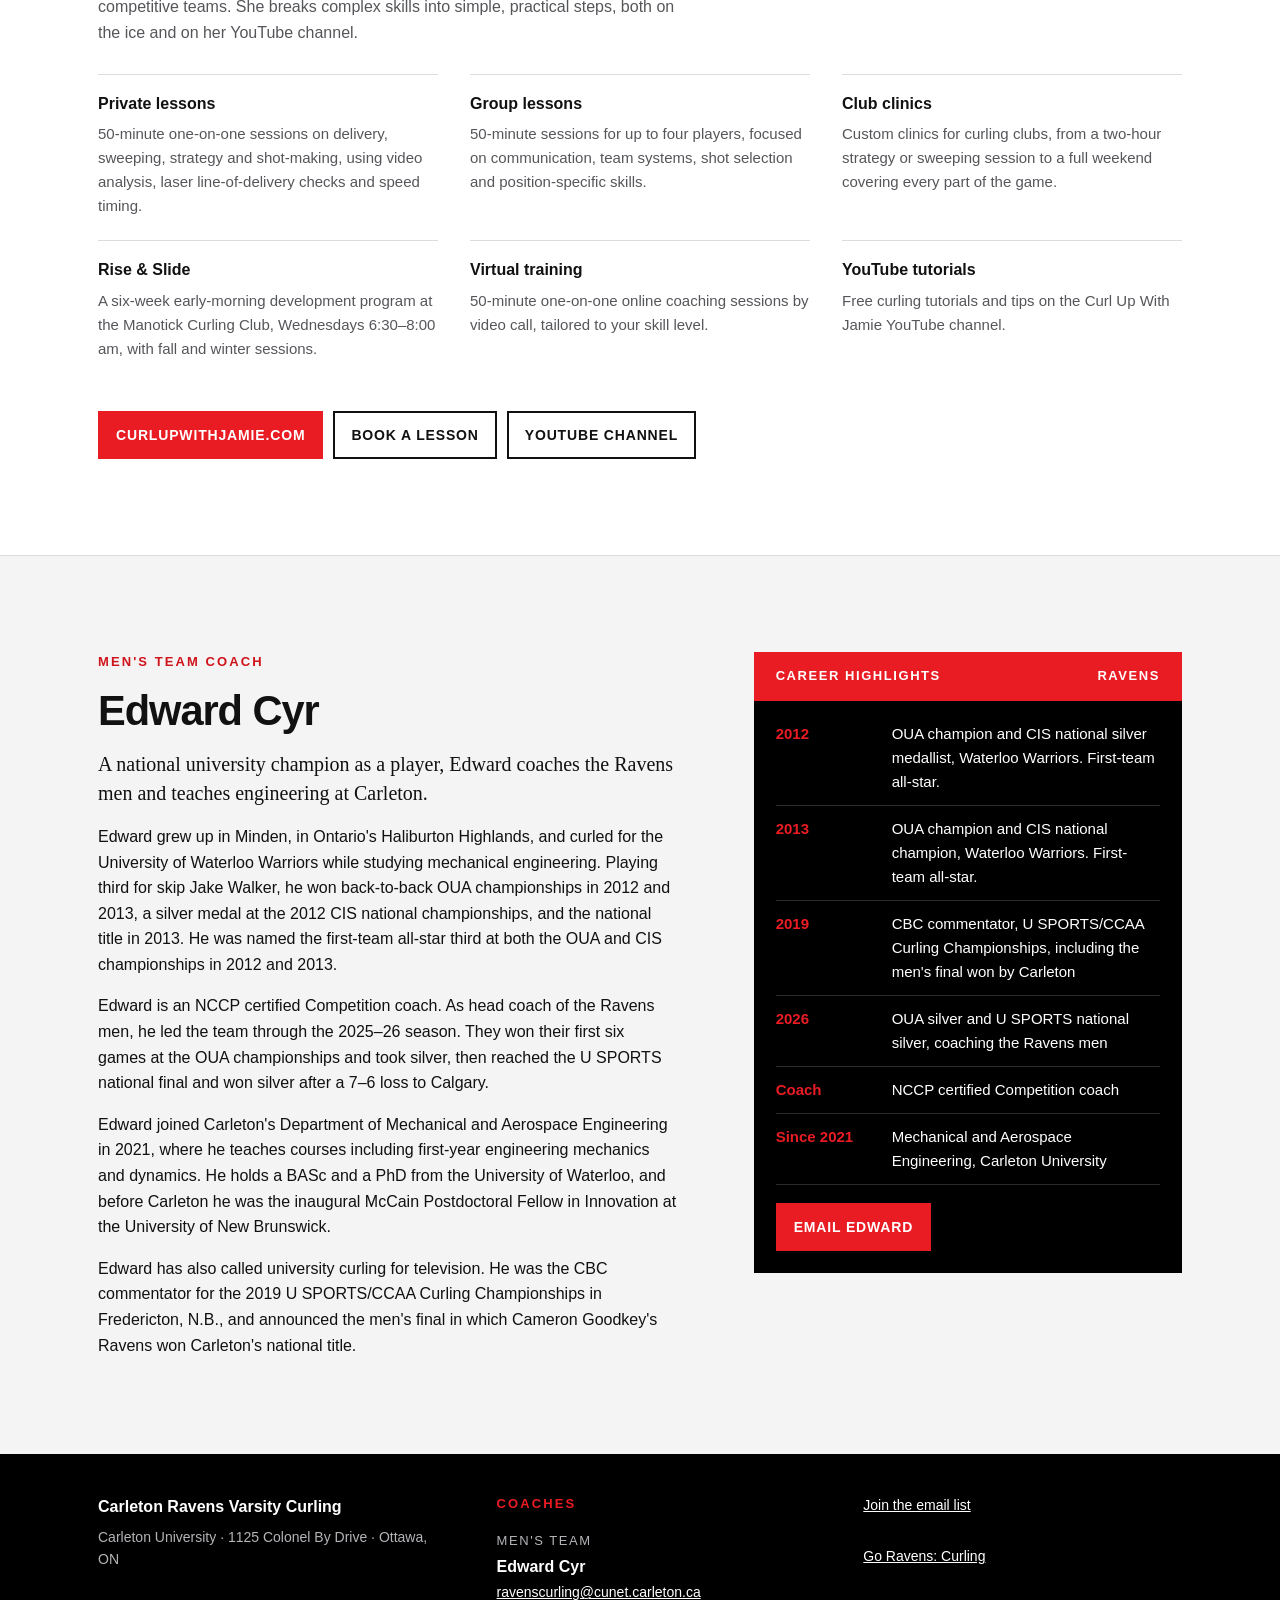
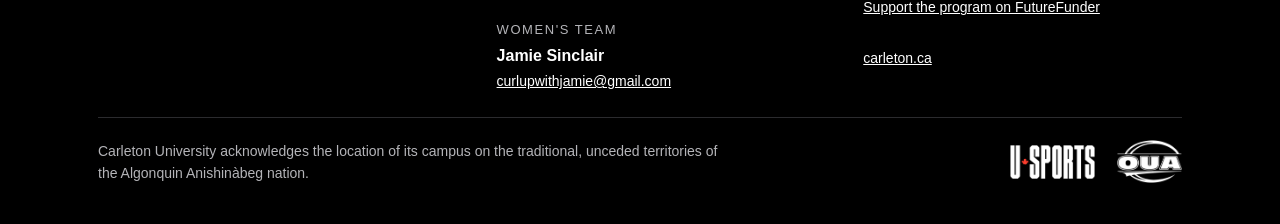
<file: coaches.html>
<!doctype html>
<html lang="en">
<head>
<meta charset="utf-8">
<meta name="viewport" content="width=device-width, initial-scale=1, viewport-fit=cover">
<title>Coaches | Ravens Varsity Curling</title>
<meta name="description" content="Meet the Carleton Ravens curling coaches: Jamie Sinclair (women) and Edward Cyr (men).">
<link rel="stylesheet" href="styles.css?v=8e43a982">
</head>
<body>

<!-- ===== Next tryout ===== -->
<div class="tryout-bar" role="region" aria-label="Next tryout">
  <div class="wrap">
    <span class="label">Next tryout</span>
    <p class="when">Wednesday, October 28 @ 9:00 pm <span>· Ottawa Curling Club</span></p>
    <p class="countdown" id="countdown" aria-live="polite"></p>
    <a class="cta" href="index.html#tryouts">Tryout details</a>
  </div>
</div>

<header class="site-head">
  <div class="wrap">
    <div class="brand">
    <!-- Ravens secondary logomark (raven face without shield, for solid black backgrounds), from the Ravens Brand Guide -->
    <a class="mark-link" href="https://goravens.ca/" target="_blank" rel="noopener" title="goravens.ca">
      <img class="mark" alt="Carleton Ravens: goravens.ca home page" width="98" height="122" src="images/raven-mark.png">
    </a>
    <a class="wordmark" href="./" aria-label="Carleton Ravens Curling, home page">
      <span class="uni">Carleton Ravens</span>
      <span class="divider" aria-hidden="true"></span>
      <span class="team">Varsity Curling</span>
    </a>
    </div>
    <nav class="site-nav" aria-label="Site">
      <a href="index.html">Home</a>
      <a href="roster.html">Roster</a>
      <a href="coaches.html" aria-current="page">Coaches</a>
      <a href="schedule.html">Schedule</a>
      <a href="championships.html">Championships</a>
      <a href="gallery.html">Gallery</a>
    </nav>
    <div class="leagues" role="group" aria-label="Leagues">
      <img class="lg-usports" alt="U SPORTS" width="388" height="155" src="images/usports.png">
      <img class="lg-oua" alt="Ontario University Athletics (OUA)" width="295" height="196" src="images/oua.png">
    </div>
  </div>
</header>

<main id="top">

  <section class="page-head" aria-labelledby="coaches-title">
    <div class="wrap">
      <p class="eyebrow">Coaching staff</p>
      <h1 id="coaches-title">Coaches</h1>
      <p class="lede">The people behind the Ravens: experienced curlers and certified coaches who help student-athletes compete at the OUA and U&nbsp;SPORTS level.</p>
    </div>
  </section>

  <section class="block coach-profile" id="jamie-sinclair" aria-labelledby="jamie-title">
    <div class="wrap">
      <div class="profile-grid">
        <div class="profile-main">
          <p class="eyebrow">Women's team coach</p>
          <h2 id="jamie-title">Jamie Sinclair</h2>
          <p class="profile-lede">A Ravens national champion who went on to skip at two world championships, Jamie brings world-class experience back to the program where she won her first national title.</p>
          <p>Jamie grew up in Manotick, just south of Ottawa, and won gold at the 2007 Canada Winter Games playing lead for Rachel Homan. She won two Ontario junior championships as a skip before coming to Carleton, where she skipped the Ravens women to the 2014 CIS national championship, the program's first national curling title. She graduated from Carleton with an honours degree in International Business.</p>
          <p>Jamie then moved to the United States to compete. She won three straight U.S. women's championships (2017–2019) and represented the United States at the 2018 and 2019 World Women's Championships. In 2018 her team became the first American team to win a Grand Slam of Curling event, the Players' Championship. She was runner-up at the U.S. Olympic Trials in 2017 (women's) and 2021 (mixed doubles). Since returning to Canada in 2022 she has played in the Scotties Tournament of Hearts in 2024 and 2025.</p>
          <p>Off the ice, Jamie is a curling analyst for NBC Sports. She called the 2018, 2022 and 2026 Winter Olympics, and was part of NBC's Sports Emmy-winning broadcast team in 2022. She is an NCCP Level 2 certified coach and has coached teams at the club and provincial levels.</p>
          <p>Jamie leads the women's team in 2026–27. In 2025–26, while she was in Italy calling the Milan Cortina Olympics for NBC, Kim Wilson coached the team.</p>
        </div>

        <aside class="ticket profile-card" aria-label="Jamie Sinclair career highlights">
          <div class="top"><span>Career highlights</span><span>Ravens</span></div>
          <ul class="highlights">
            <li><span class="hl-yr">2014</span>CIS national champion, skipping the Carleton Ravens</li>
            <li><span class="hl-yr">2017–19</span>Three-time U.S. women's champion</li>
            <li><span class="hl-yr">2018, 2019</span>World Women's Championship, representing the United States</li>
            <li><span class="hl-yr">2018</span>Players' Championship, the first Grand Slam won by an American team</li>
            <li><span class="hl-yr">2024, 2025</span>Scotties Tournament of Hearts</li>
            <li><span class="hl-yr">2018–2026</span>NBC Olympic curling analyst</li>
            <li><span class="hl-yr">Coach</span>NCCP Level 2 certified</li>
          </ul>
          <div class="actions">
            <a class="btn" href="mailto:curlupwithjamie@gmail.com">Email Jamie</a>
          </div>
        </aside>
      </div>

      <div class="company">
        <div class="company-head">
          <p class="eyebrow">Coaching and lessons</p>
          <h3>Curl Up With Jamie</h3>
          <p>Jamie's coaching company, Curl Up With Jamie, makes curling more approachable for players of every age and level, from first-season club curlers to competitive teams. She breaks complex skills into simple, practical steps, both on the ice and on her YouTube channel.</p>
        </div>
        <ul class="services">
          <li>
            <h4>Private lessons</h4>
            <p>50-minute one-on-one sessions on delivery, sweeping, strategy and shot-making, using video analysis, laser line-of-delivery checks and speed timing.</p>
          </li>
          <li>
            <h4>Group lessons</h4>
            <p>50-minute sessions for up to four players, focused on communication, team systems, shot selection and position-specific skills.</p>
          </li>
          <li>
            <h4>Club clinics</h4>
            <p>Custom clinics for curling clubs, from a two-hour strategy or sweeping session to a full weekend covering every part of the game.</p>
          </li>
          <li>
            <h4>Rise &amp; Slide</h4>
            <p>A six-week early-morning development program at the Manotick Curling Club, Wednesdays 6:30–8:00 am, with fall and winter sessions.</p>
          </li>
          <li>
            <h4>Virtual training</h4>
            <p>50-minute one-on-one online coaching sessions by video call, tailored to your skill level.</p>
          </li>
          <li>
            <h4>YouTube tutorials</h4>
            <p>Free curling tutorials and tips on the Curl Up With Jamie YouTube channel.</p>
          </li>
        </ul>
        <div class="company-links">
          <a class="btn" href="https://www.curlupwithjamie.com/" target="_blank" rel="noopener">curlupwithjamie.com</a>
          <a class="btn ghost-dark" href="https://www.curlupwithjamie.com/bookalesson" target="_blank" rel="noopener">Book a lesson</a>
          <a class="btn ghost-dark" href="https://www.youtube.com/curlupwithjamie" target="_blank" rel="noopener">YouTube channel</a>
        </div>
      </div>
    </div>
  </section>

  <section class="block coach-profile alt" id="edward-cyr" aria-labelledby="edward-title">
    <div class="wrap">
      <div class="profile-grid">
        <div class="profile-main">
          <p class="eyebrow">Men's team coach</p>
          <h2 id="edward-title">Edward Cyr</h2>
          <p class="profile-lede">A national university champion as a player, Edward coaches the Ravens men and teaches engineering at Carleton.</p>
          <p>Edward grew up in Minden, in Ontario's Haliburton Highlands, and curled for the University of Waterloo Warriors while studying mechanical engineering. Playing third for skip Jake Walker, he won back-to-back OUA championships in 2012 and 2013, a silver medal at the 2012 CIS national championships, and the national title in 2013. He was named the first-team all-star third at both the OUA and CIS championships in 2012 and 2013.</p>
          <p>Edward is an NCCP certified Competition coach. As head coach of the Ravens men, he led the team through the 2025–26 season. They won their first six games at the OUA championships and took silver, then reached the U&nbsp;SPORTS national final and won silver after a 7–6 loss to Calgary.</p>
          <p>Edward joined Carleton's Department of Mechanical and Aerospace Engineering in 2021, where he teaches courses including first-year engineering mechanics and dynamics. He holds a BASc and a PhD from the University of Waterloo, and before Carleton he was the inaugural McCain Postdoctoral Fellow in Innovation at the University of New Brunswick.</p>
          <p>Edward has also called university curling for television. He was the CBC commentator for the 2019 U&nbsp;SPORTS/CCAA Curling Championships in Fredericton, N.B., and announced the men's final in which Cameron Goodkey's Ravens won Carleton's national title.</p>
        </div>

        <aside class="ticket profile-card" aria-label="Edward Cyr career highlights">
          <div class="top"><span>Career highlights</span><span>Ravens</span></div>
          <ul class="highlights">
            <li><span class="hl-yr">2012</span>OUA champion and CIS national silver medallist, Waterloo Warriors. First-team all-star.</li>
            <li><span class="hl-yr">2013</span>OUA champion and CIS national champion, Waterloo Warriors. First-team all-star.</li>
            <li><span class="hl-yr">2019</span>CBC commentator, U&nbsp;SPORTS/CCAA Curling Championships, including the men's final won by Carleton</li>
            <li><span class="hl-yr">2026</span>OUA silver and U&nbsp;SPORTS national silver, coaching the Ravens men</li>
            <li><span class="hl-yr">Coach</span>NCCP certified Competition coach</li>
            <li><span class="hl-yr">Since 2021</span>Mechanical and Aerospace Engineering, Carleton University</li>
          </ul>
          <div class="actions">
            <a class="btn" href="mailto:ravenscurling@cunet.carleton.ca">Email Edward</a>
          </div>
        </aside>
      </div>
    </div>
  </section>

</main>

<footer class="site-foot">
  <div class="wrap">
    <div>
      <strong>Carleton Ravens Varsity Curling</strong>
      Carleton University · 1125 Colonel By Drive · Ottawa, ON
    </div>
    <div id="contact" class="coaches">
      <p class="eyebrow">Coaches</p>
      <div class="coach">
        <span class="team-name">Men's team</span>
        <span class="name">Edward Cyr</span>
        <a href="mailto:ravenscurling@cunet.carleton.ca">ravenscurling@cunet.carleton.ca</a>
      </div>
      <div class="coach">
        <span class="team-name">Women's team</span>
        <span class="name">Jamie Sinclair</span>
        <a href="mailto:curlupwithjamie@gmail.com">curlupwithjamie@gmail.com</a>
      </div>
    </div>
    <ul>
      <li><a href="https://forms.cloud.microsoft/r/B8VHtvBhwE" target="_blank" rel="noopener">Join the email list</a></li>
      <li><a href="https://goravens.ca/clubteams/curling" target="_blank" rel="noopener">Go Ravens: Curling</a></li>
      <li><a href="https://futurefunder.carleton.ca/giving-fund/mens-curling-competitive-club/" target="_blank" rel="noopener">Support the program on FutureFunder</a></li>
      <li><a href="https://carleton.ca" target="_blank" rel="noopener">carleton.ca</a></li>
    </ul>
    <div class="foot-bottom">
      <p class="ack">Carleton University acknowledges the location of its campus on the traditional, unceded territories of the Algonquin Anishinàbeg nation.</p>
      <div class="leagues" role="group" aria-label="Leagues">
        <img class="lg-usports" alt="U SPORTS" width="388" height="155" src="images/usports.png">
        <img class="lg-oua" alt="Ontario University Athletics (OUA)" width="295" height="196" src="images/oua.png">
      </div>
    </div>
  </div>
</footer>

<script src="site.js?v=c6699a5b"></script>
</body>
</html>
</file>
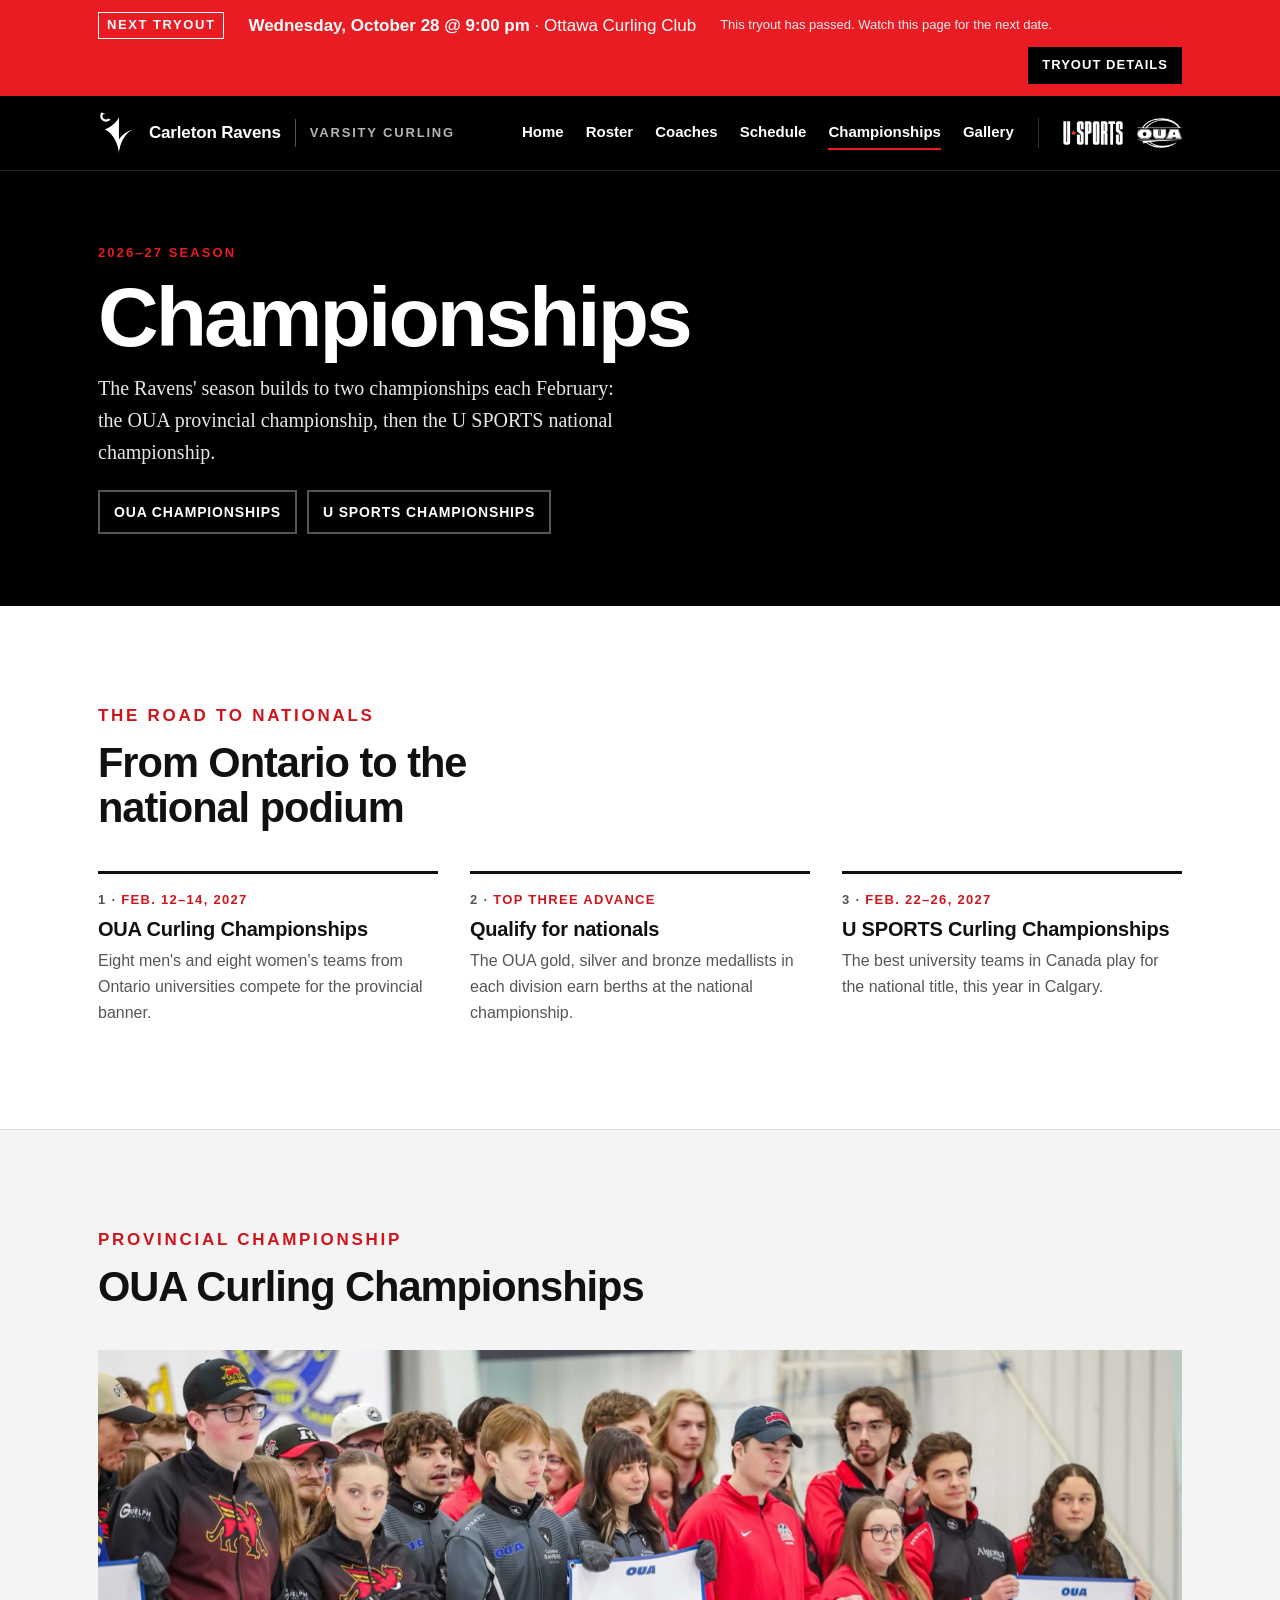
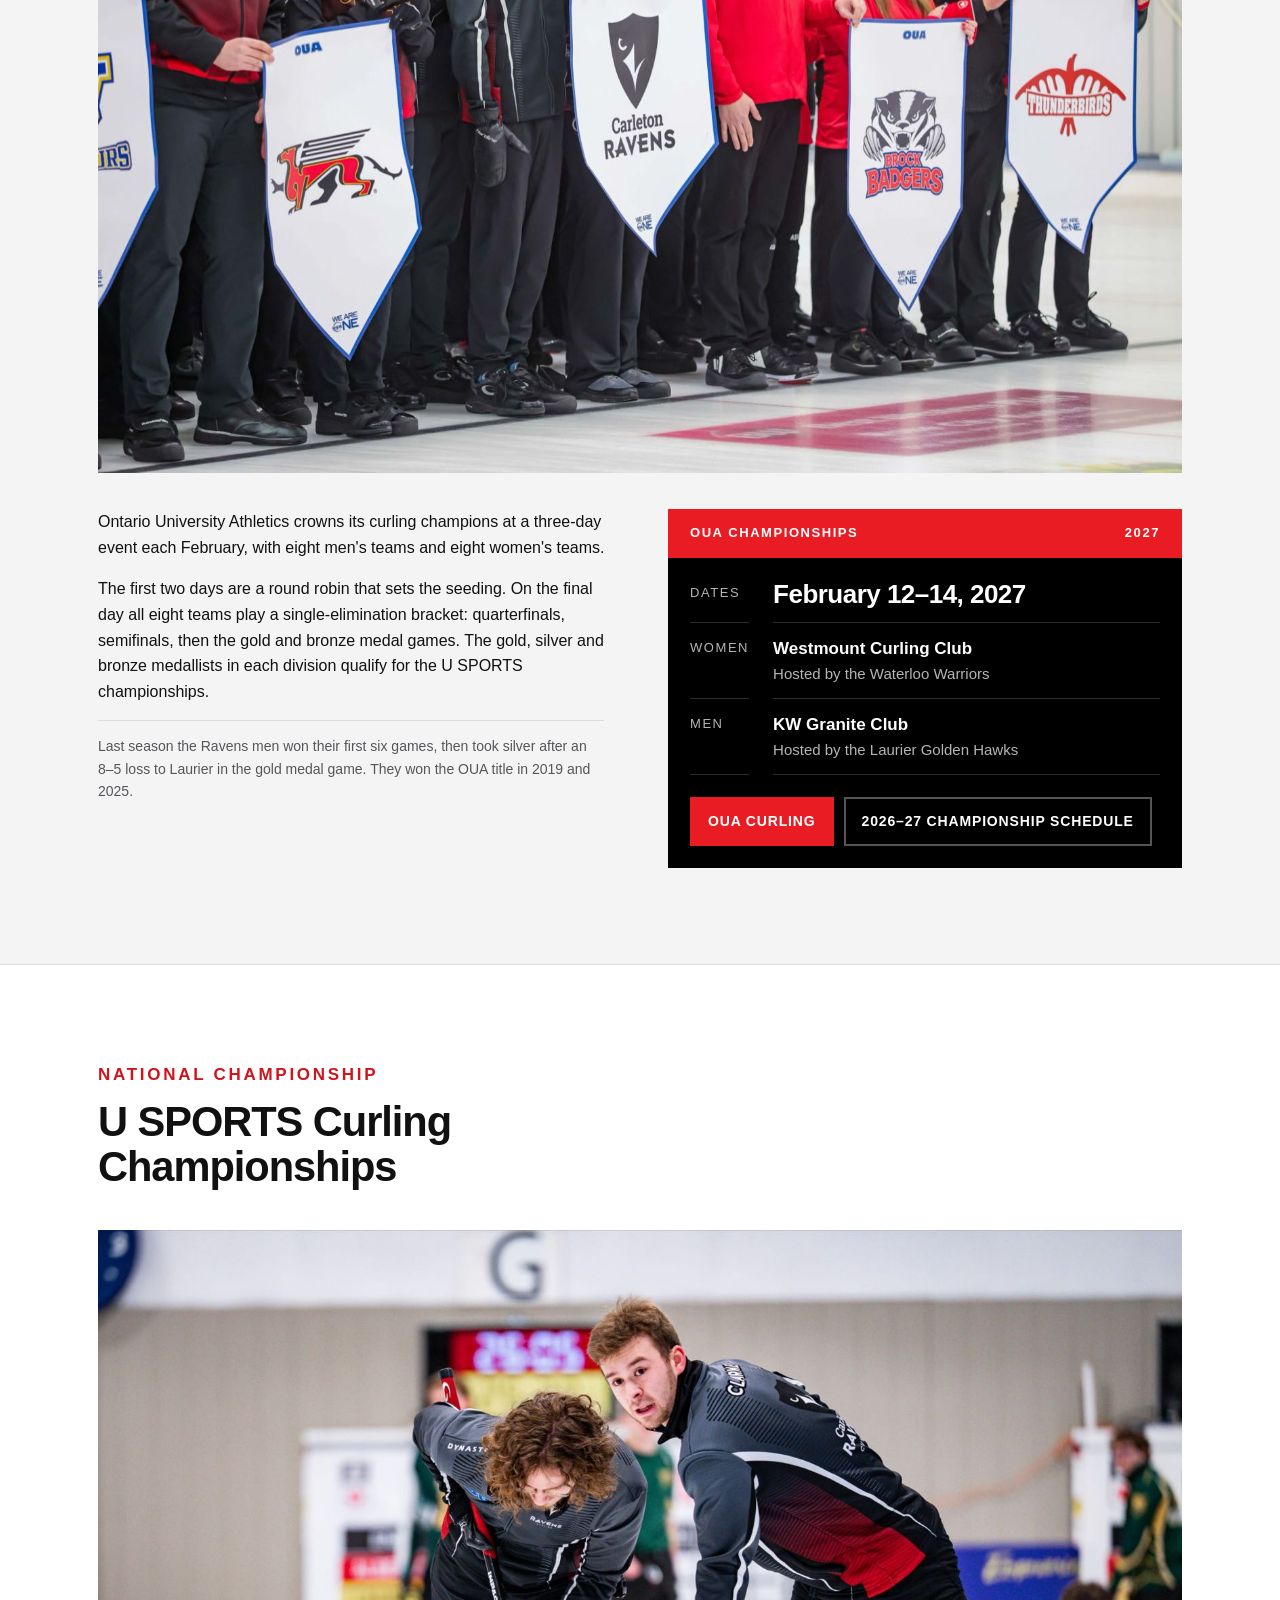
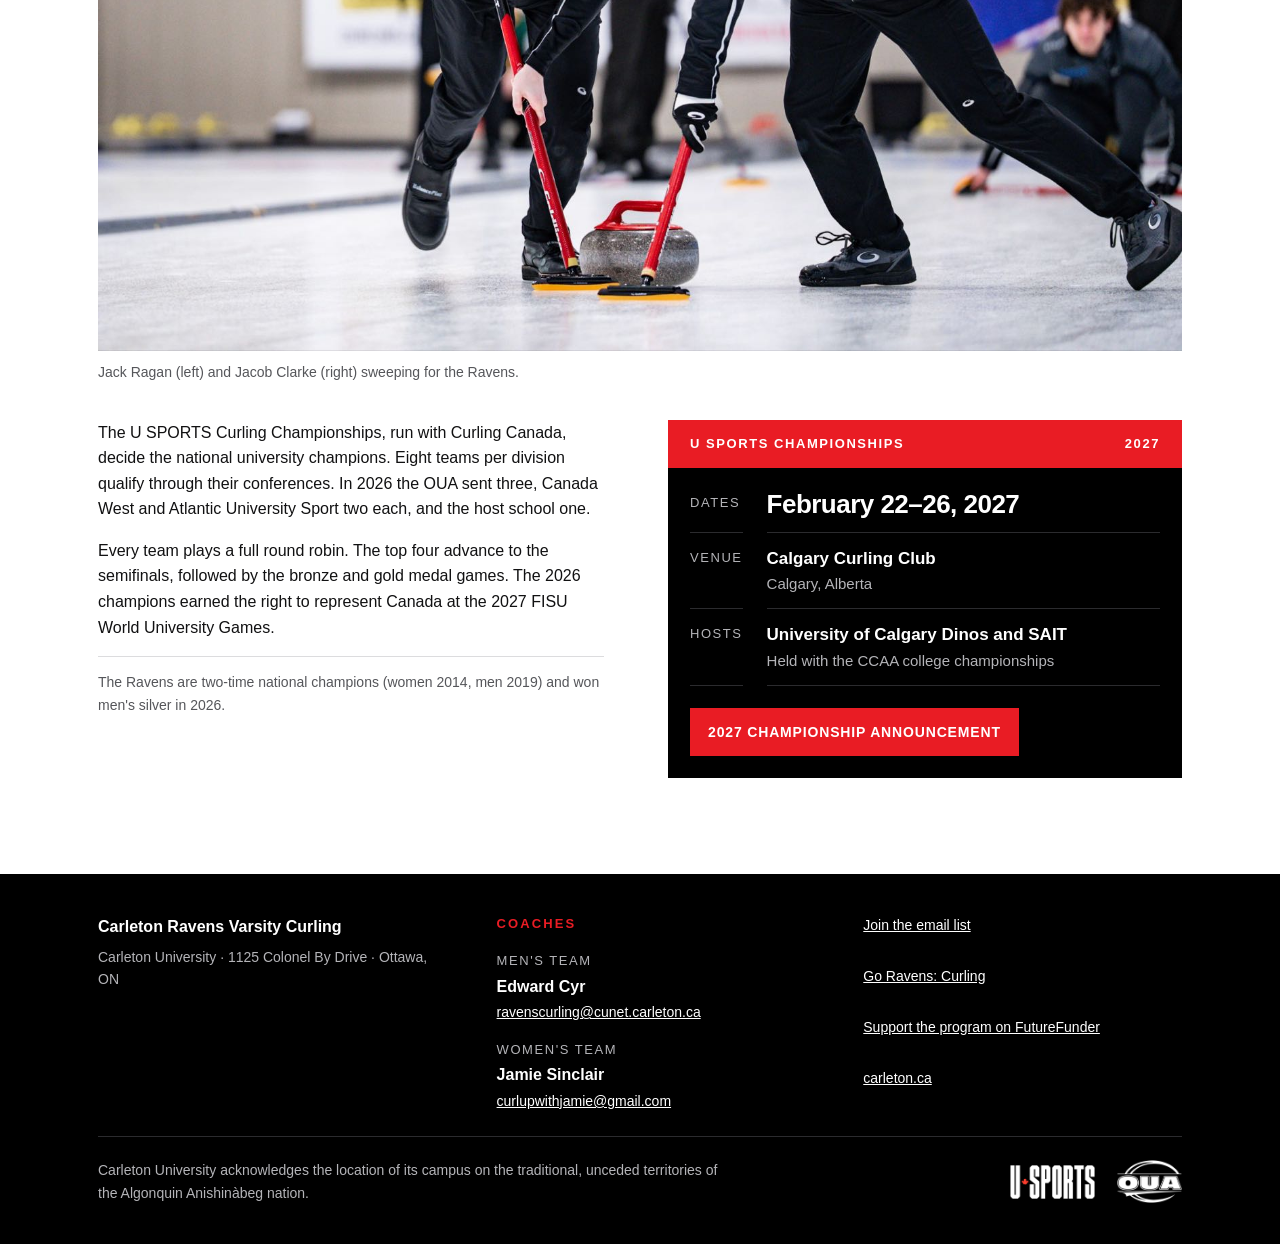
<file: events.html>
<!doctype html>
<html lang="en">
<head>
<meta charset="utf-8">
<meta name="viewport" content="width=device-width, initial-scale=1">
<title>Ravens Varsity Curling</title>
<!-- Events moved: championships to championships.html, Team Nicholls to schedule.html -->
<meta http-equiv="refresh" content="0; url=championships.html">
<script>
  var h = location.hash;
  location.replace((h === '#team-nicholls' ? 'schedule.html' : 'championships.html') + h);
</script>
<style>body{margin:0;min-height:100vh;display:grid;place-items:center;background:#000;color:#fff;font-family:"Helvetica Neue",Helvetica,Arial,sans-serif}a{color:#fff}</style>
</head>
<body>
<p><a href="championships.html">Go to Championships</a> · <a href="schedule.html">Go to Schedule</a></p>
</body>
</html>
</file>
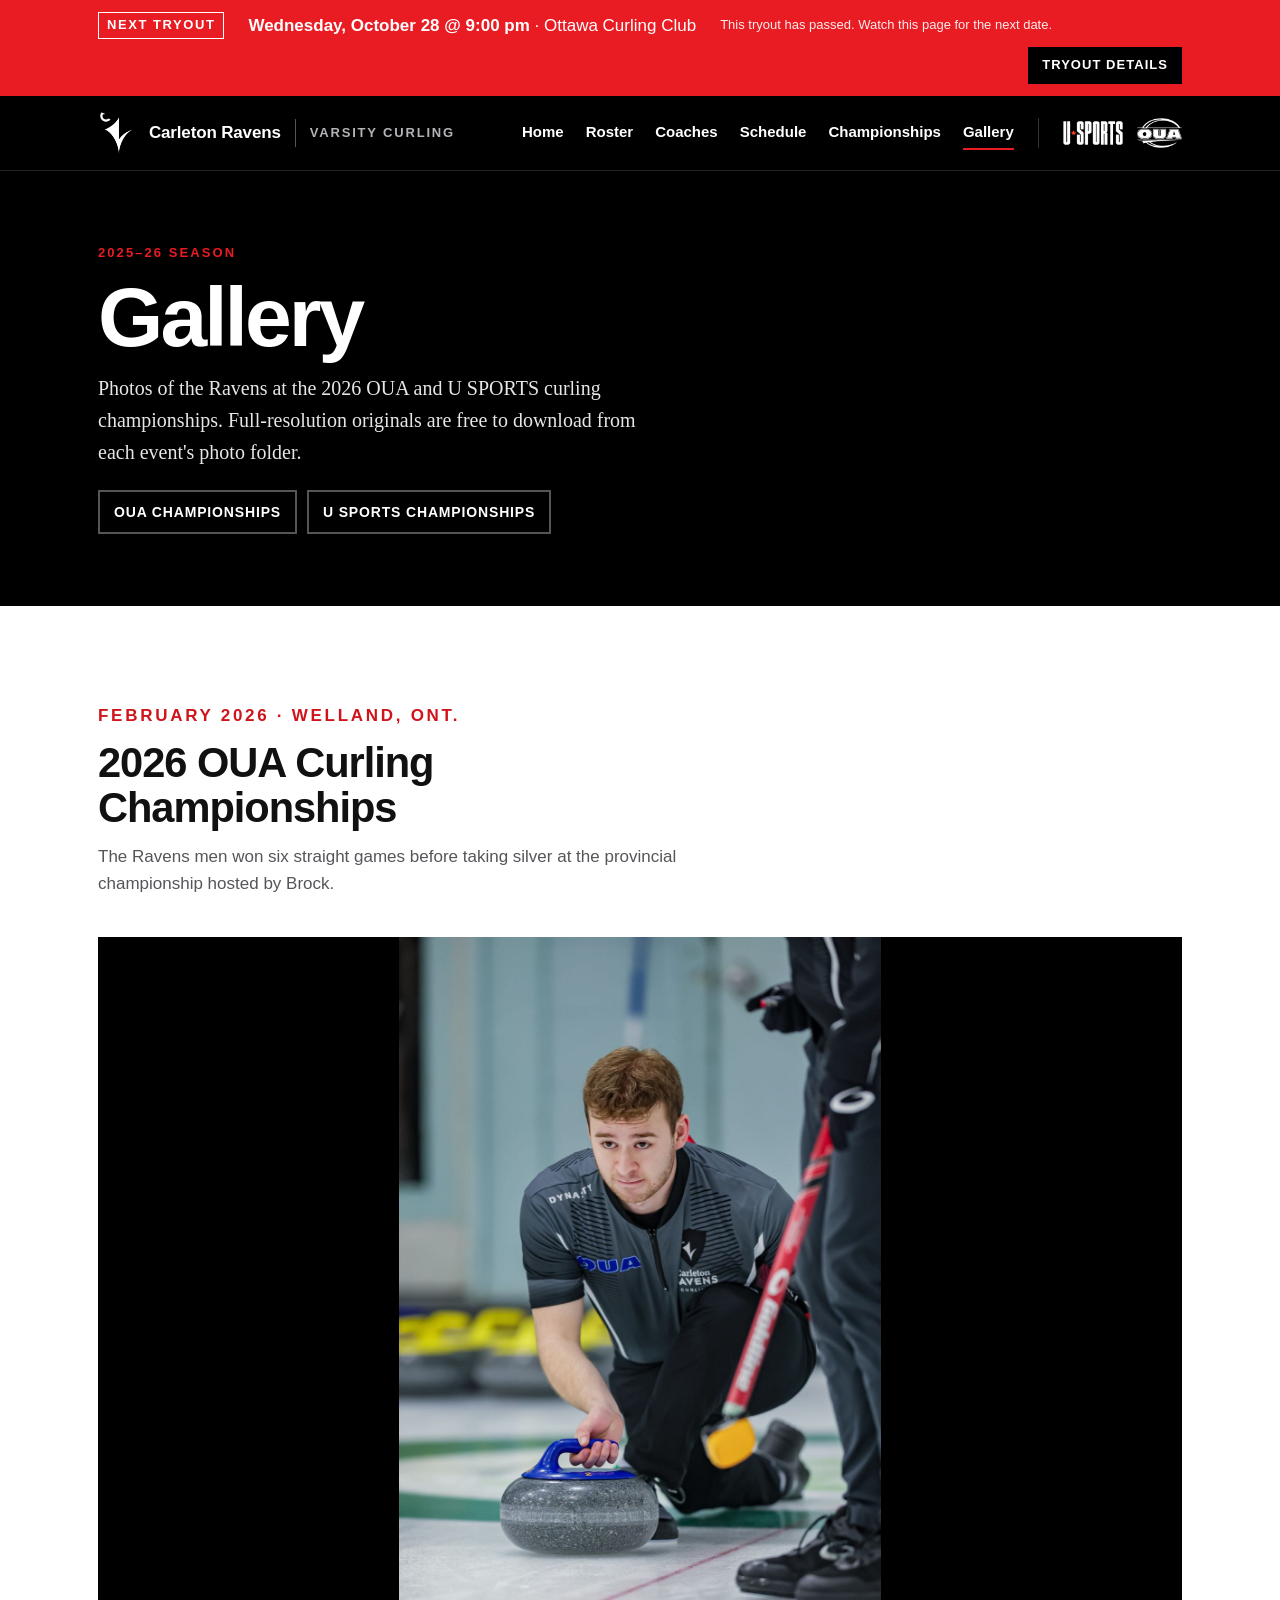
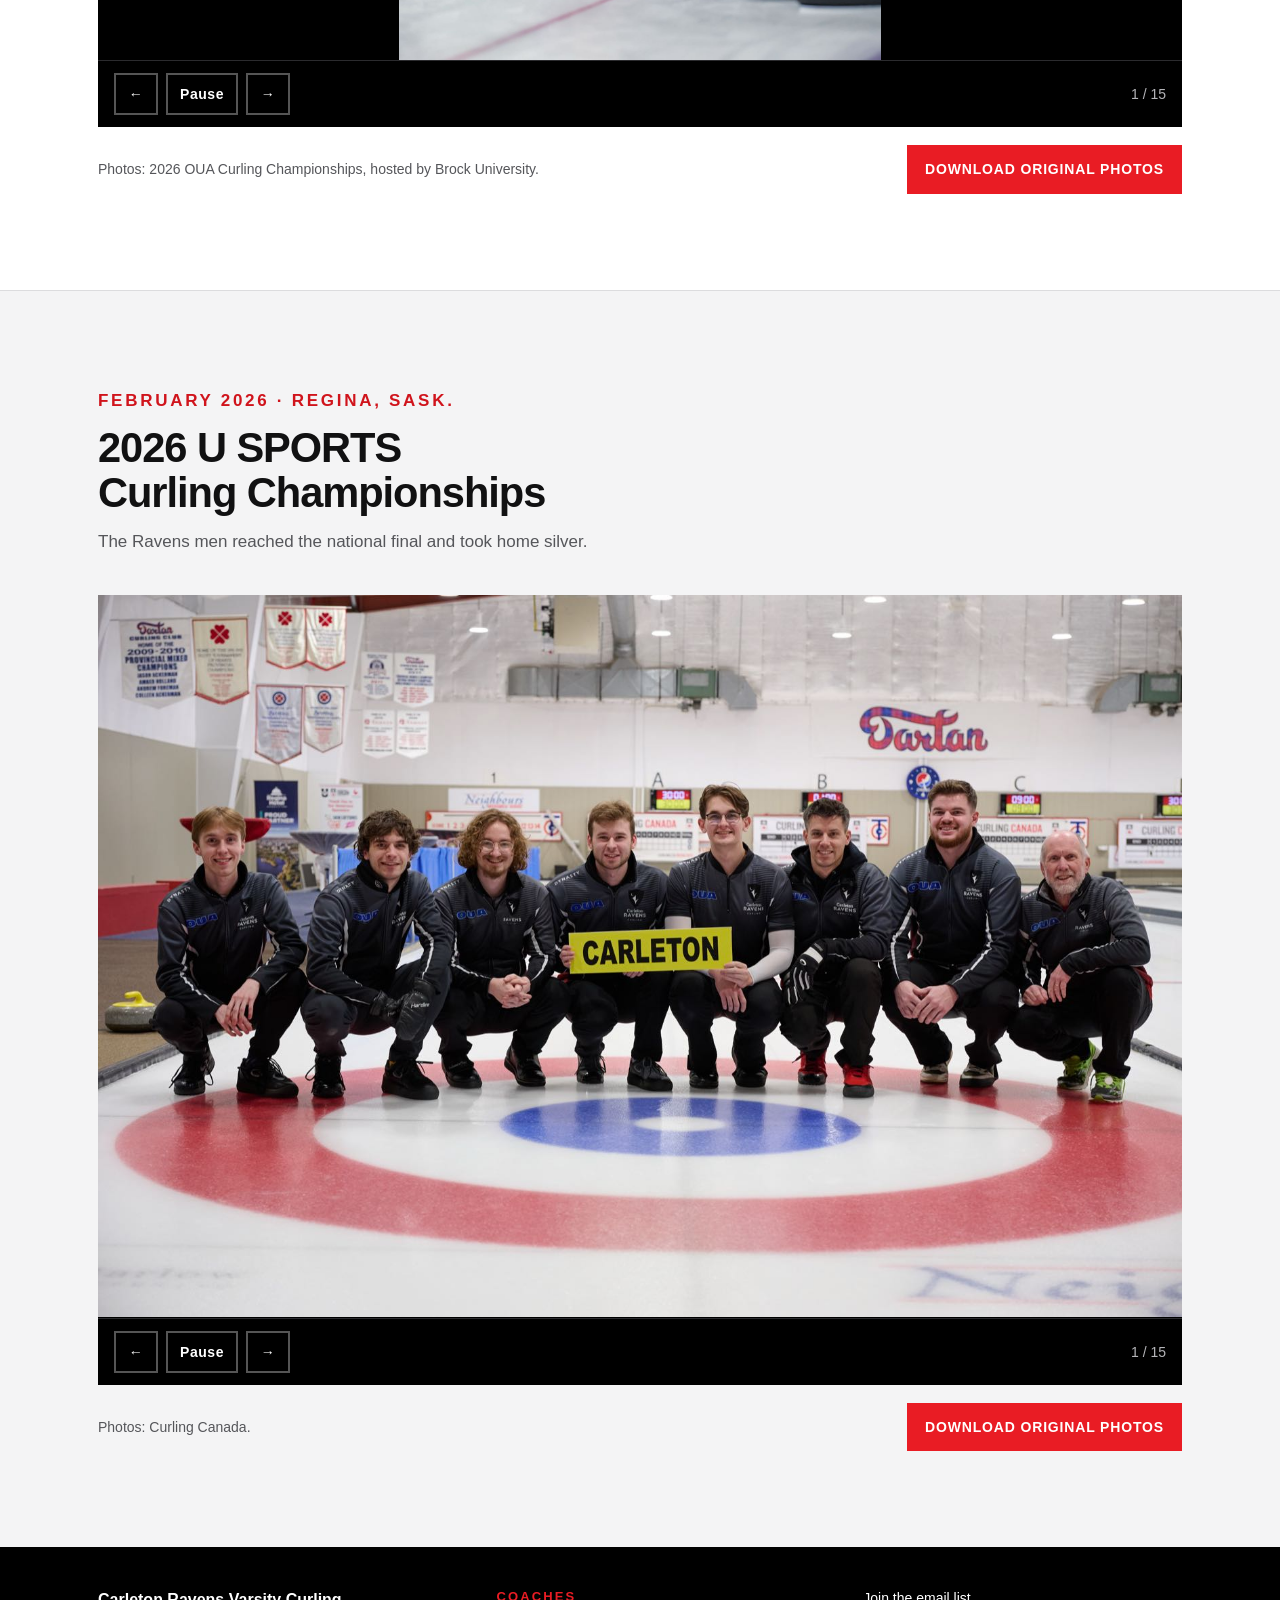
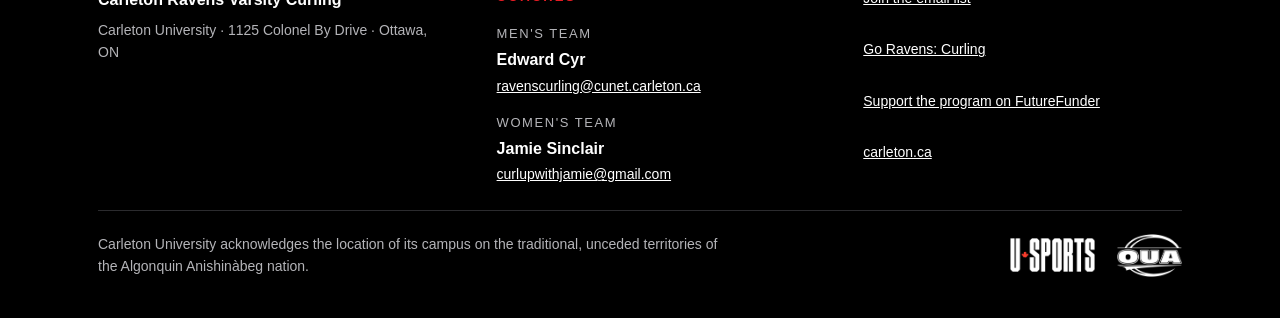
<file: gallery.html>
<!doctype html>
<html lang="en">
<head>
<meta charset="utf-8">
<meta name="viewport" content="width=device-width, initial-scale=1, viewport-fit=cover">
<title>Gallery | Ravens Varsity Curling</title>
<meta name="description" content="Photos of the Carleton Ravens at the 2026 OUA and U SPORTS curling championships.">
<link rel="stylesheet" href="styles.css?v=8e43a982">
</head>
<body>

<!-- ===== Next tryout ===== -->
<div class="tryout-bar" role="region" aria-label="Next tryout">
  <div class="wrap">
    <span class="label">Next tryout</span>
    <p class="when">Wednesday, October 28 @ 9:00 pm <span>· Ottawa Curling Club</span></p>
    <p class="countdown" id="countdown" aria-live="polite"></p>
    <a class="cta" href="index.html#tryouts">Tryout details</a>
  </div>
</div>

<header class="site-head">
  <div class="wrap">
    <div class="brand">
    <!-- Ravens secondary logomark (raven face without shield, for solid black backgrounds), from the Ravens Brand Guide -->
    <a class="mark-link" href="https://goravens.ca/" target="_blank" rel="noopener" title="goravens.ca">
      <img class="mark" alt="Carleton Ravens: goravens.ca home page" width="98" height="122" src="images/raven-mark.png">
    </a>
    <a class="wordmark" href="./" aria-label="Carleton Ravens Curling, home page">
      <span class="uni">Carleton Ravens</span>
      <span class="divider" aria-hidden="true"></span>
      <span class="team">Varsity Curling</span>
    </a>
    </div>
    <nav class="site-nav" aria-label="Site">
      <a href="index.html">Home</a>
      <a href="roster.html">Roster</a>
      <a href="coaches.html">Coaches</a>
      <a href="schedule.html">Schedule</a>
      <a href="championships.html">Championships</a>
      <a href="gallery.html" aria-current="page">Gallery</a>
    </nav>
    <div class="leagues" role="group" aria-label="Leagues">
      <img class="lg-usports" alt="U SPORTS" width="388" height="155" src="images/usports.png">
      <img class="lg-oua" alt="Ontario University Athletics (OUA)" width="295" height="196" src="images/oua.png">
    </div>
  </div>
</header>

<main id="top">

  <section class="page-head" aria-labelledby="gallery-title">
    <div class="wrap">
      <p class="eyebrow">2025–26 season</p>
      <h1 id="gallery-title">Gallery</h1>
      <p class="lede">Photos of the Ravens at the 2026 OUA and U&nbsp;SPORTS curling championships. Full-resolution originals are free to download from each event's photo folder.</p>
      <nav class="jump" aria-label="Galleries">
        <a href="#oua">OUA championships</a>
        <a href="#usports">U&nbsp;SPORTS championships</a>
      </nav>
    </div>
  </section>

  <section class="block gallery" id="oua" aria-labelledby="oua-title">
    <div class="wrap">
      <div class="sec-head">
        <p class="eyebrow">February 2026 · Welland, Ont.</p>
        <h2 id="oua-title">2026 OUA Curling Championships</h2>
        <p>The Ravens men won six straight games before taking silver at the provincial championship hosted by Brock.</p>
      </div>
      <div class="slideshow" data-gallery="oua" aria-roledescription="carousel" aria-label="2026 OUA Curling Championships photos">
        <div class="slides" aria-live="off"></div>
        <p class="slides-empty">Photos coming soon.</p>
        <div class="slide-controls" hidden>
          <button type="button" class="slide-btn" data-act="prev" aria-label="Previous photo">&#8592;</button>
          <button type="button" class="slide-btn" data-act="toggle" aria-label="Pause slideshow">Pause</button>
          <button type="button" class="slide-btn" data-act="next" aria-label="Next photo">&#8594;</button>
          <span class="slide-count" aria-live="polite"></span>
        </div>
      </div>
      <div class="gallery-foot">
        <p class="credit">Photos: 2026 OUA Curling Championships, hosted by Brock University.</p>
        <a class="btn" href="https://brocku-my.sharepoint.com/personal/ewortley_brocku_ca/_layouts/15/onedrive.aspx?id=%2Fpersonal%2Fewortley%5Fbrocku%5Fca%2FDocuments%2F2%20Sports%20Info%2F2026%20OUA%20Curling%20Championships&amp;viewid=6f5c09b1%2D07d0%2D4e58%2D98f2%2D4e29e6c53e33&amp;ga=1" target="_blank" rel="noopener">Download original photos</a>
      </div>
    </div>
  </section>

  <section class="block gallery" id="usports" aria-labelledby="usports-title">
    <div class="wrap">
      <div class="sec-head">
        <p class="eyebrow">February 2026 · Regina, Sask.</p>
        <h2 id="usports-title">2026 U&nbsp;SPORTS Curling Championships</h2>
        <p>The Ravens men reached the national final and took home silver.</p>
      </div>
      <div class="slideshow" data-gallery="usports" aria-roledescription="carousel" aria-label="2026 U&nbsp;SPORTS Curling Championships photos">
        <div class="slides" aria-live="off"></div>
        <p class="slides-empty">Photos coming soon.</p>
        <div class="slide-controls" hidden>
          <button type="button" class="slide-btn" data-act="prev" aria-label="Previous photo">&#8592;</button>
          <button type="button" class="slide-btn" data-act="toggle" aria-label="Pause slideshow">Pause</button>
          <button type="button" class="slide-btn" data-act="next" aria-label="Next photo">&#8594;</button>
          <span class="slide-count" aria-live="polite"></span>
        </div>
      </div>
      <div class="gallery-foot">
        <p class="credit">Photos: Curling Canada.</p>
        <a class="btn" href="https://curling.canto.com/v/OBM1ASQLL1/folder/JI9IC?display=thumbnail&amp;gSortingForward=false&amp;gOrderProp=createDate&amp;viewIndex=0" target="_blank" rel="noopener">Download original photos</a>
      </div>
    </div>
  </section>

</main>

<footer class="site-foot">
  <div class="wrap">
    <div>
      <strong>Carleton Ravens Varsity Curling</strong>
      Carleton University · 1125 Colonel By Drive · Ottawa, ON
    </div>
    <div id="contact" class="coaches">
      <p class="eyebrow">Coaches</p>
      <div class="coach">
        <span class="team-name">Men's team</span>
        <span class="name">Edward Cyr</span>
        <a href="mailto:ravenscurling@cunet.carleton.ca">ravenscurling@cunet.carleton.ca</a>
      </div>
      <div class="coach">
        <span class="team-name">Women's team</span>
        <span class="name">Jamie Sinclair</span>
        <a href="mailto:curlupwithjamie@gmail.com">curlupwithjamie@gmail.com</a>
      </div>
    </div>
    <ul>
      <li><a href="https://forms.cloud.microsoft/r/B8VHtvBhwE" target="_blank" rel="noopener">Join the email list</a></li>
      <li><a href="https://goravens.ca/clubteams/curling" target="_blank" rel="noopener">Go Ravens: Curling</a></li>
      <li><a href="https://futurefunder.carleton.ca/giving-fund/mens-curling-competitive-club/" target="_blank" rel="noopener">Support the program on FutureFunder</a></li>
      <li><a href="https://carleton.ca" target="_blank" rel="noopener">carleton.ca</a></li>
    </ul>
    <div class="foot-bottom">
      <p class="ack">Carleton University acknowledges the location of its campus on the traditional, unceded territories of the Algonquin Anishinàbeg nation.</p>
      <div class="leagues" role="group" aria-label="Leagues">
        <img class="lg-usports" alt="U SPORTS" width="388" height="155" src="images/usports.png">
        <img class="lg-oua" alt="Ontario University Athletics (OUA)" width="295" height="196" src="images/oua.png">
      </div>
    </div>
  </div>
</footer>

<script src="site.js?v=c6699a5b"></script>
<script src="gallery.js?v=8c462c95"></script>
</body>
</html>
</file>
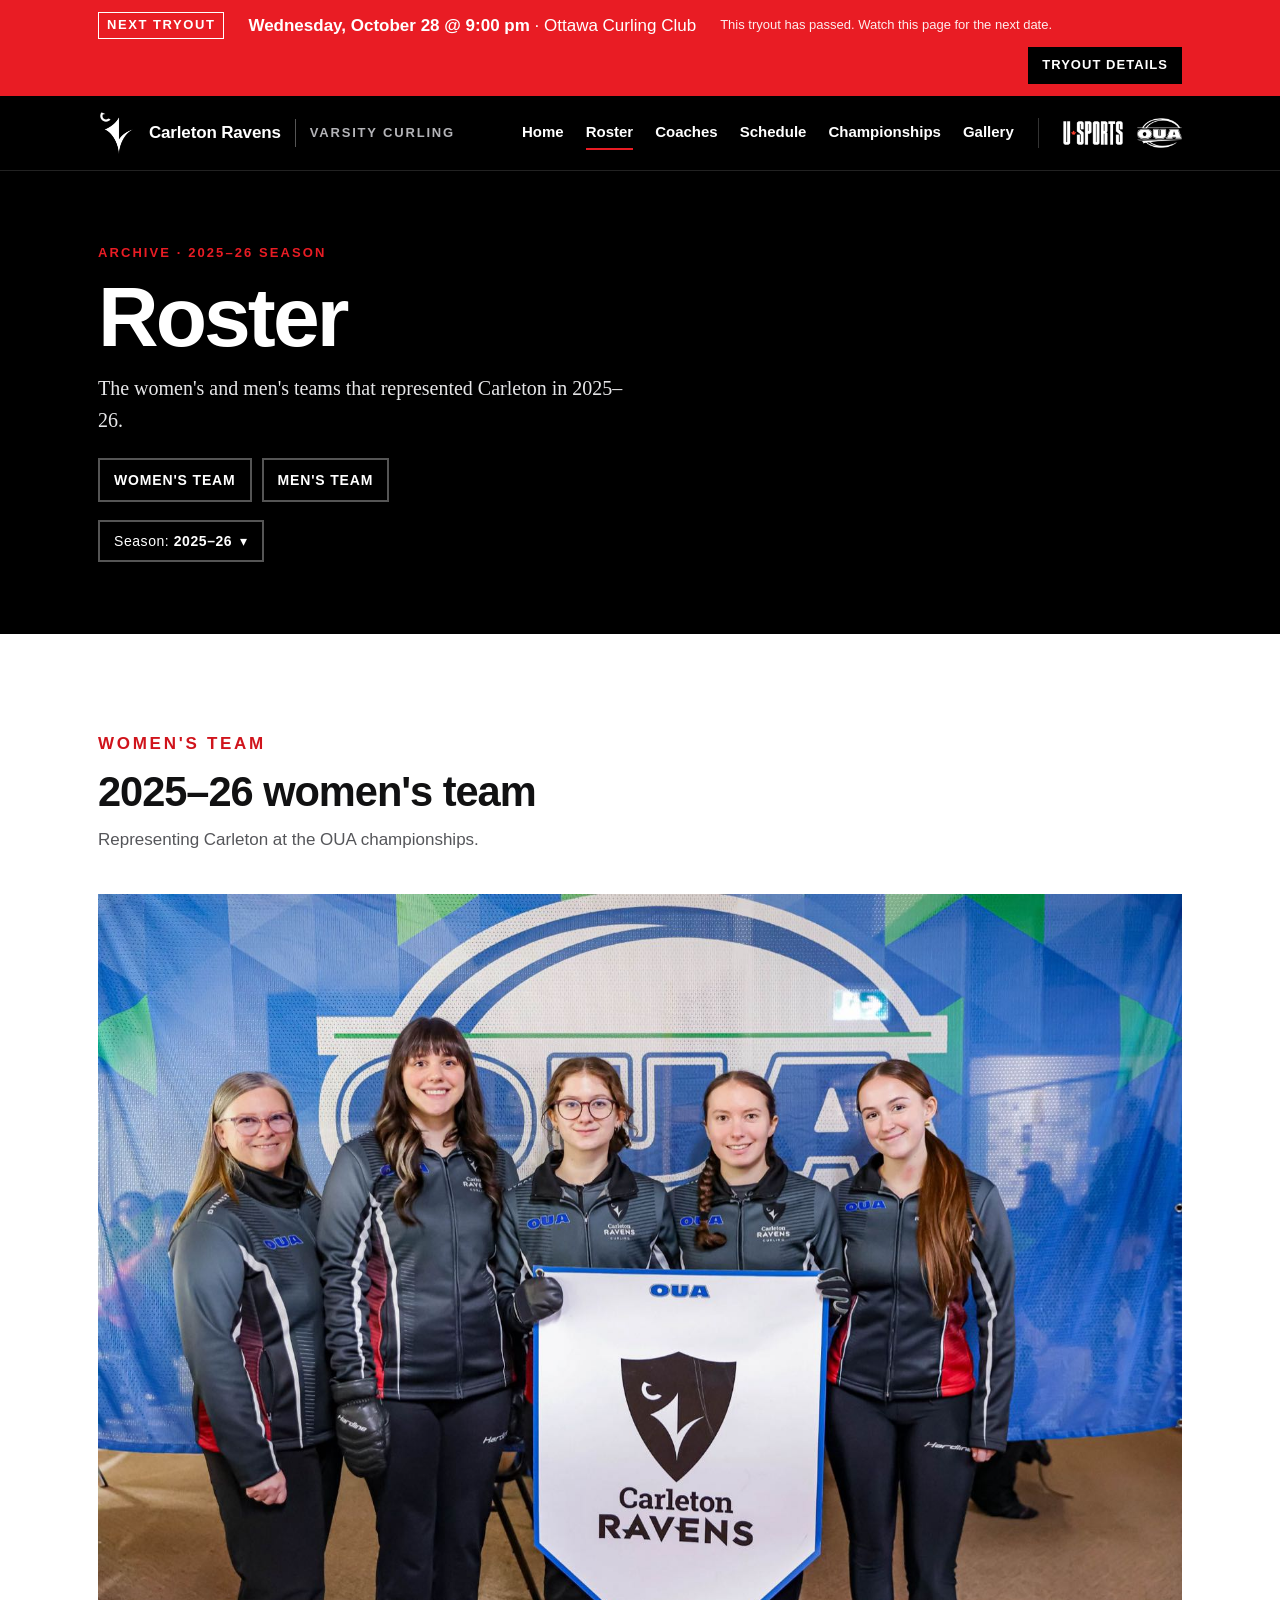
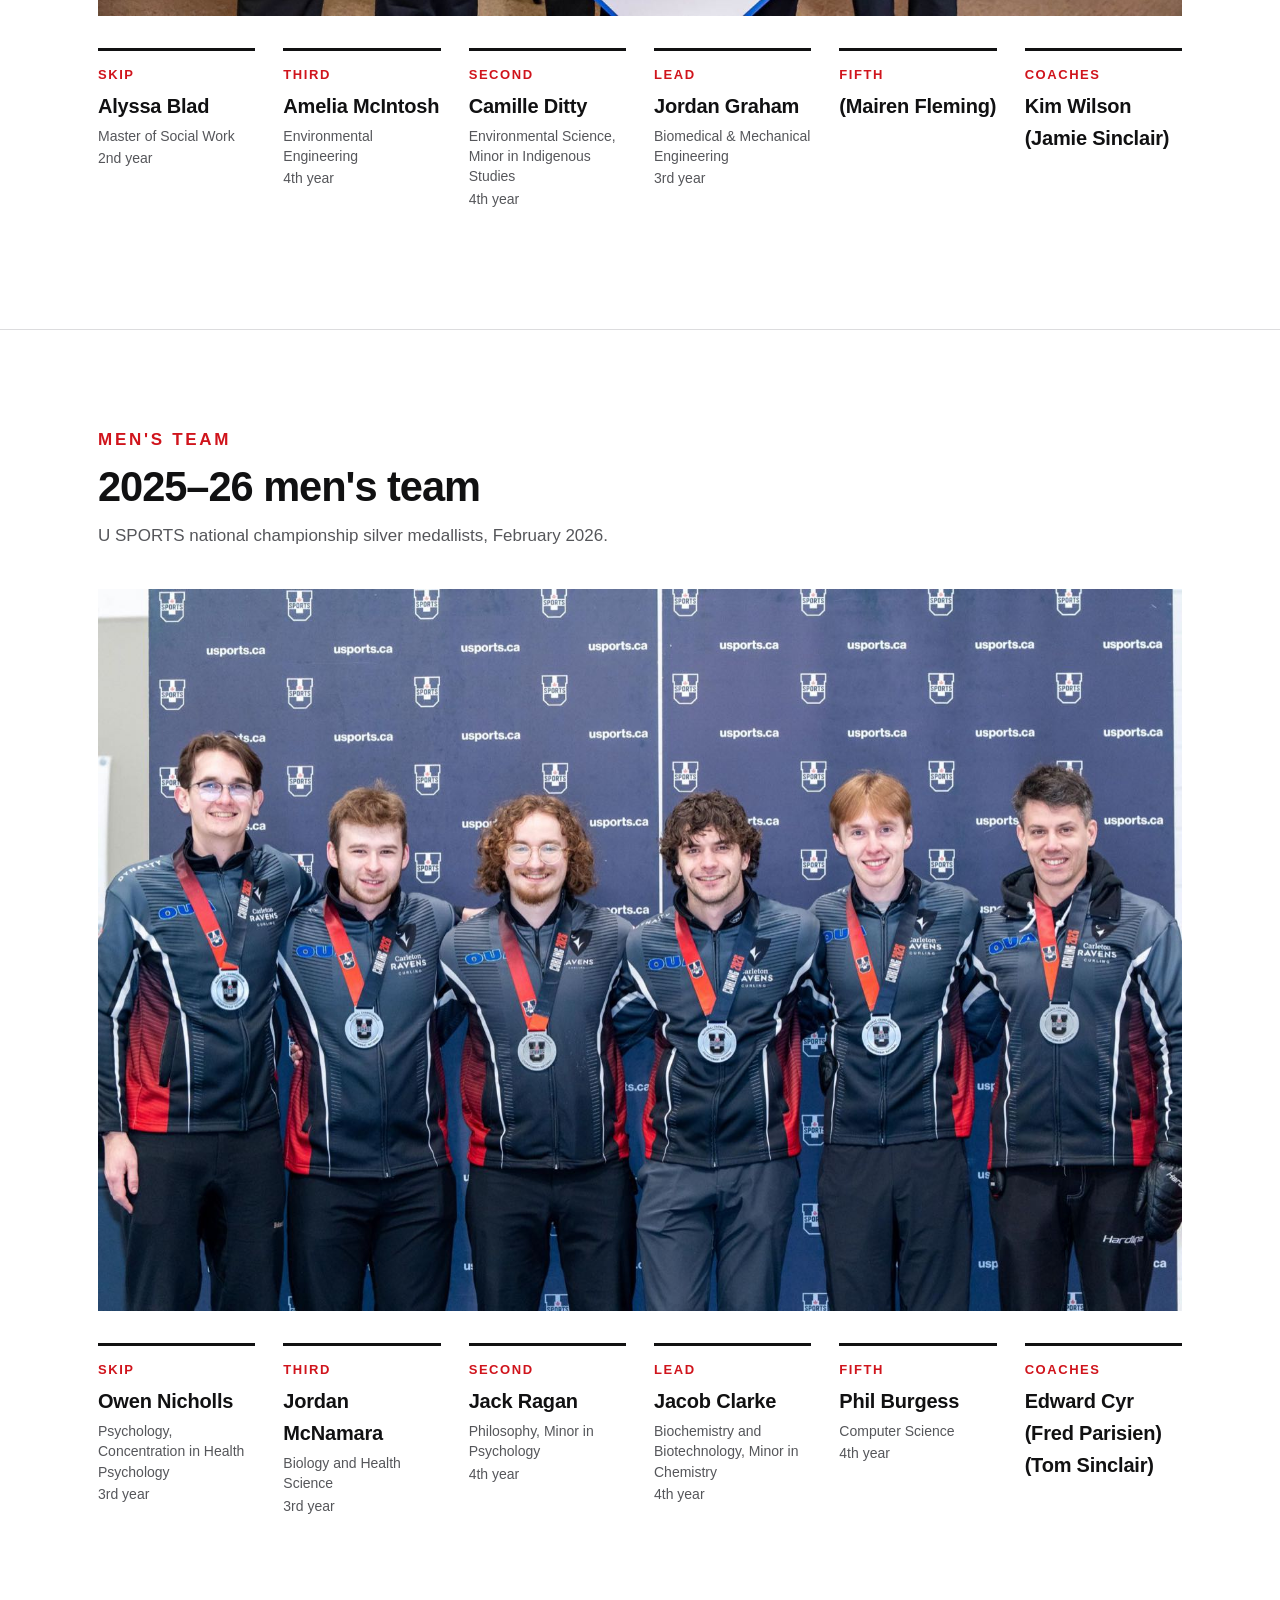
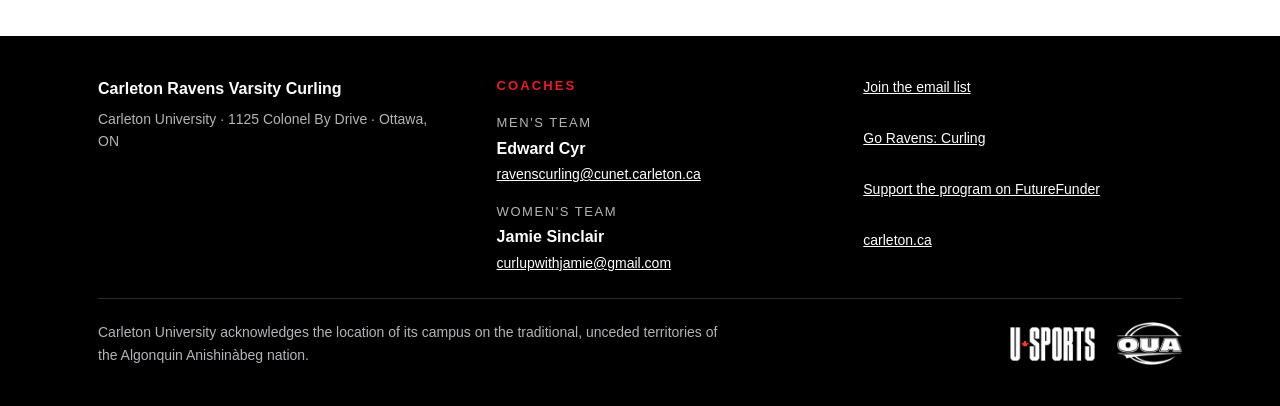
<file: roster-2025-26.html>
<!doctype html>
<html lang="en">
<head>
<meta charset="utf-8">
<meta name="viewport" content="width=device-width, initial-scale=1, viewport-fit=cover">
<title>2025–26 Roster | Ravens Varsity Curling</title>
<meta name="description" content="Archive: the 2025–26 Carleton Ravens women's and men's varsity curling teams.">
<link rel="stylesheet" href="styles.css?v=8e43a982">
</head>
<body>

<!-- ===== Next tryout ===== -->
<div class="tryout-bar" role="region" aria-label="Next tryout">
  <div class="wrap">
    <span class="label">Next tryout</span>
    <p class="when">Wednesday, October 28 @ 9:00 pm <span>· Ottawa Curling Club</span></p>
    <p class="countdown" id="countdown" aria-live="polite"></p>
    <a class="cta" href="index.html#tryouts">Tryout details</a>
  </div>
</div>

<header class="site-head">
  <div class="wrap">
    <div class="brand">
    <!-- Ravens secondary logomark (raven face without shield, for solid black backgrounds), from the Ravens Brand Guide -->
    <a class="mark-link" href="https://goravens.ca/" target="_blank" rel="noopener" title="goravens.ca">
      <img class="mark" alt="Carleton Ravens: goravens.ca home page" width="98" height="122" src="images/raven-mark.png">
    </a>
    <a class="wordmark" href="./" aria-label="Carleton Ravens Curling, home page">
      <span class="uni">Carleton Ravens</span>
      <span class="divider" aria-hidden="true"></span>
      <span class="team">Varsity Curling</span>
    </a>
    </div>
    <nav class="site-nav" aria-label="Site">
      <a href="index.html">Home</a>
      <a href="roster.html" aria-current="page">Roster</a>
      <a href="coaches.html">Coaches</a>
      <a href="schedule.html">Schedule</a>
      <a href="championships.html">Championships</a>
      <a href="gallery.html">Gallery</a>
    </nav>
    <div class="leagues" role="group" aria-label="Leagues">
      <img class="lg-usports" alt="U SPORTS" width="388" height="155" src="images/usports.png">
      <img class="lg-oua" alt="Ontario University Athletics (OUA)" width="295" height="196" src="images/oua.png">
    </div>
  </div>
</header>

<main id="top">

  <section class="page-head" aria-labelledby="roster-title">
    <div class="wrap">
      <p class="eyebrow">Archive · 2025–26 season</p>
      <h1 id="roster-title">Roster</h1>
      <p class="lede">The women's and men's teams that represented Carleton in 2025–26.</p>
      <nav class="jump" aria-label="Teams">
        <a href="#womens">Women's team</a>
        <a href="#mens">Men's team</a>
      </nav>
      <details class="season-menu">
        <summary>Season: <strong>2025–26</strong></summary>
        <ul>
          <li><a href="roster.html">2026–27 (current)</a></li>
          <li><a href="roster-2025-26.html" aria-current="page">2025–26</a></li>
        </ul>
      </details>
    </div>
  </section>

  <section class="block team" id="womens" aria-labelledby="womens-title">
    <div class="wrap">
      <div class="sec-head">
        <p class="eyebrow">Women's team</p>
        <h2 id="womens-title">2025–26 women's team</h2>
        <p>Representing Carleton at the OUA championships.</p>
      </div>
      <figure class="team-photo">
        <img src="images/roster-2025-26-women.jpg" width="1600" height="1066" alt="The 2025–26 Carleton Ravens women's curling team holding a Carleton Ravens OUA banner.">
      </figure>
      <ol class="lineup" aria-label="Women's team lineup">
          <li class="player"><span class="pos">Skip</span><span class="name">Alyssa Blad</span><span class="info">Master of Social Work<span class="yr">2nd year</span></span></li>
          <li class="player"><span class="pos">Third</span><span class="name">Amelia McIntosh</span><span class="info">Environmental Engineering<span class="yr">4th year</span></span></li>
          <li class="player"><span class="pos">Second</span><span class="name">Camille Ditty</span><span class="info">Environmental Science, Minor in Indigenous Studies<span class="yr">4th year</span></span></li>
          <li class="player"><span class="pos">Lead</span><span class="name">Jordan Graham</span><span class="info">Biomedical &amp; Mechanical Engineering<span class="yr">3rd year</span></span></li>
          <li class="player"><span class="pos">Fifth</span><span class="name">(Mairen Fleming)</span></li>
          <li class="player"><span class="pos">Coaches</span><span class="name">Kim Wilson<br>(Jamie Sinclair)</span></li>
      </ol>
    </div>
  </section>

  <section class="block team" id="mens" aria-labelledby="mens-title">
    <div class="wrap">
      <div class="sec-head">
        <p class="eyebrow">Men's team</p>
        <h2 id="mens-title">2025–26 men's team</h2>
        <p>U&nbsp;SPORTS national championship silver medallists, February 2026.</p>
      </div>
      <figure class="team-photo">
        <img src="images/roster-2025-26-men.jpg" width="1600" height="1066" loading="lazy" alt="The 2025–26 Carleton Ravens men's curling team wearing U SPORTS national championship silver medals.">
      </figure>
      <ol class="lineup" aria-label="Men's team lineup">
          <li class="player"><span class="pos">Skip</span><span class="name">Owen Nicholls</span><span class="info">Psychology, Concentration in Health Psychology<span class="yr">3rd year</span></span></li>
          <li class="player"><span class="pos">Third</span><span class="name">Jordan McNamara</span><span class="info">Biology and Health Science<span class="yr">3rd year</span></span></li>
          <li class="player"><span class="pos">Second</span><span class="name">Jack Ragan</span><span class="info">Philosophy, Minor in Psychology<span class="yr">4th year</span></span></li>
          <li class="player"><span class="pos">Lead</span><span class="name">Jacob Clarke</span><span class="info">Biochemistry and Biotechnology, Minor in Chemistry<span class="yr">4th year</span></span></li>
          <li class="player"><span class="pos">Fifth</span><span class="name">Phil Burgess</span><span class="info">Computer Science<span class="yr">4th year</span></span></li>
          <li class="player"><span class="pos">Coaches</span><span class="name">Edward Cyr<br>(Fred Parisien)<br>(Tom Sinclair)</span></li>
      </ol>
    </div>
  </section>

</main>

<footer class="site-foot">
  <div class="wrap">
    <div>
      <strong>Carleton Ravens Varsity Curling</strong>
      Carleton University · 1125 Colonel By Drive · Ottawa, ON
    </div>
    <div id="contact" class="coaches">
      <p class="eyebrow">Coaches</p>
      <div class="coach">
        <span class="team-name">Men's team</span>
        <span class="name">Edward Cyr</span>
        <a href="mailto:ravenscurling@cunet.carleton.ca">ravenscurling@cunet.carleton.ca</a>
      </div>
      <div class="coach">
        <span class="team-name">Women's team</span>
        <span class="name">Jamie Sinclair</span>
        <a href="mailto:curlupwithjamie@gmail.com">curlupwithjamie@gmail.com</a>
      </div>
    </div>
    <ul>
      <li><a href="https://forms.cloud.microsoft/r/B8VHtvBhwE" target="_blank" rel="noopener">Join the email list</a></li>
      <li><a href="https://goravens.ca/clubteams/curling" target="_blank" rel="noopener">Go Ravens: Curling</a></li>
      <li><a href="https://futurefunder.carleton.ca/giving-fund/mens-curling-competitive-club/" target="_blank" rel="noopener">Support the program on FutureFunder</a></li>
      <li><a href="https://carleton.ca" target="_blank" rel="noopener">carleton.ca</a></li>
    </ul>
    <div class="foot-bottom">
      <p class="ack">Carleton University acknowledges the location of its campus on the traditional, unceded territories of the Algonquin Anishinàbeg nation.</p>
      <div class="leagues" role="group" aria-label="Leagues">
        <img class="lg-usports" alt="U SPORTS" width="388" height="155" src="images/usports.png">
        <img class="lg-oua" alt="Ontario University Athletics (OUA)" width="295" height="196" src="images/oua.png">
      </div>
    </div>
  </div>
</footer>

<script src="site.js?v=c6699a5b"></script>
</body>
</html>
</file>
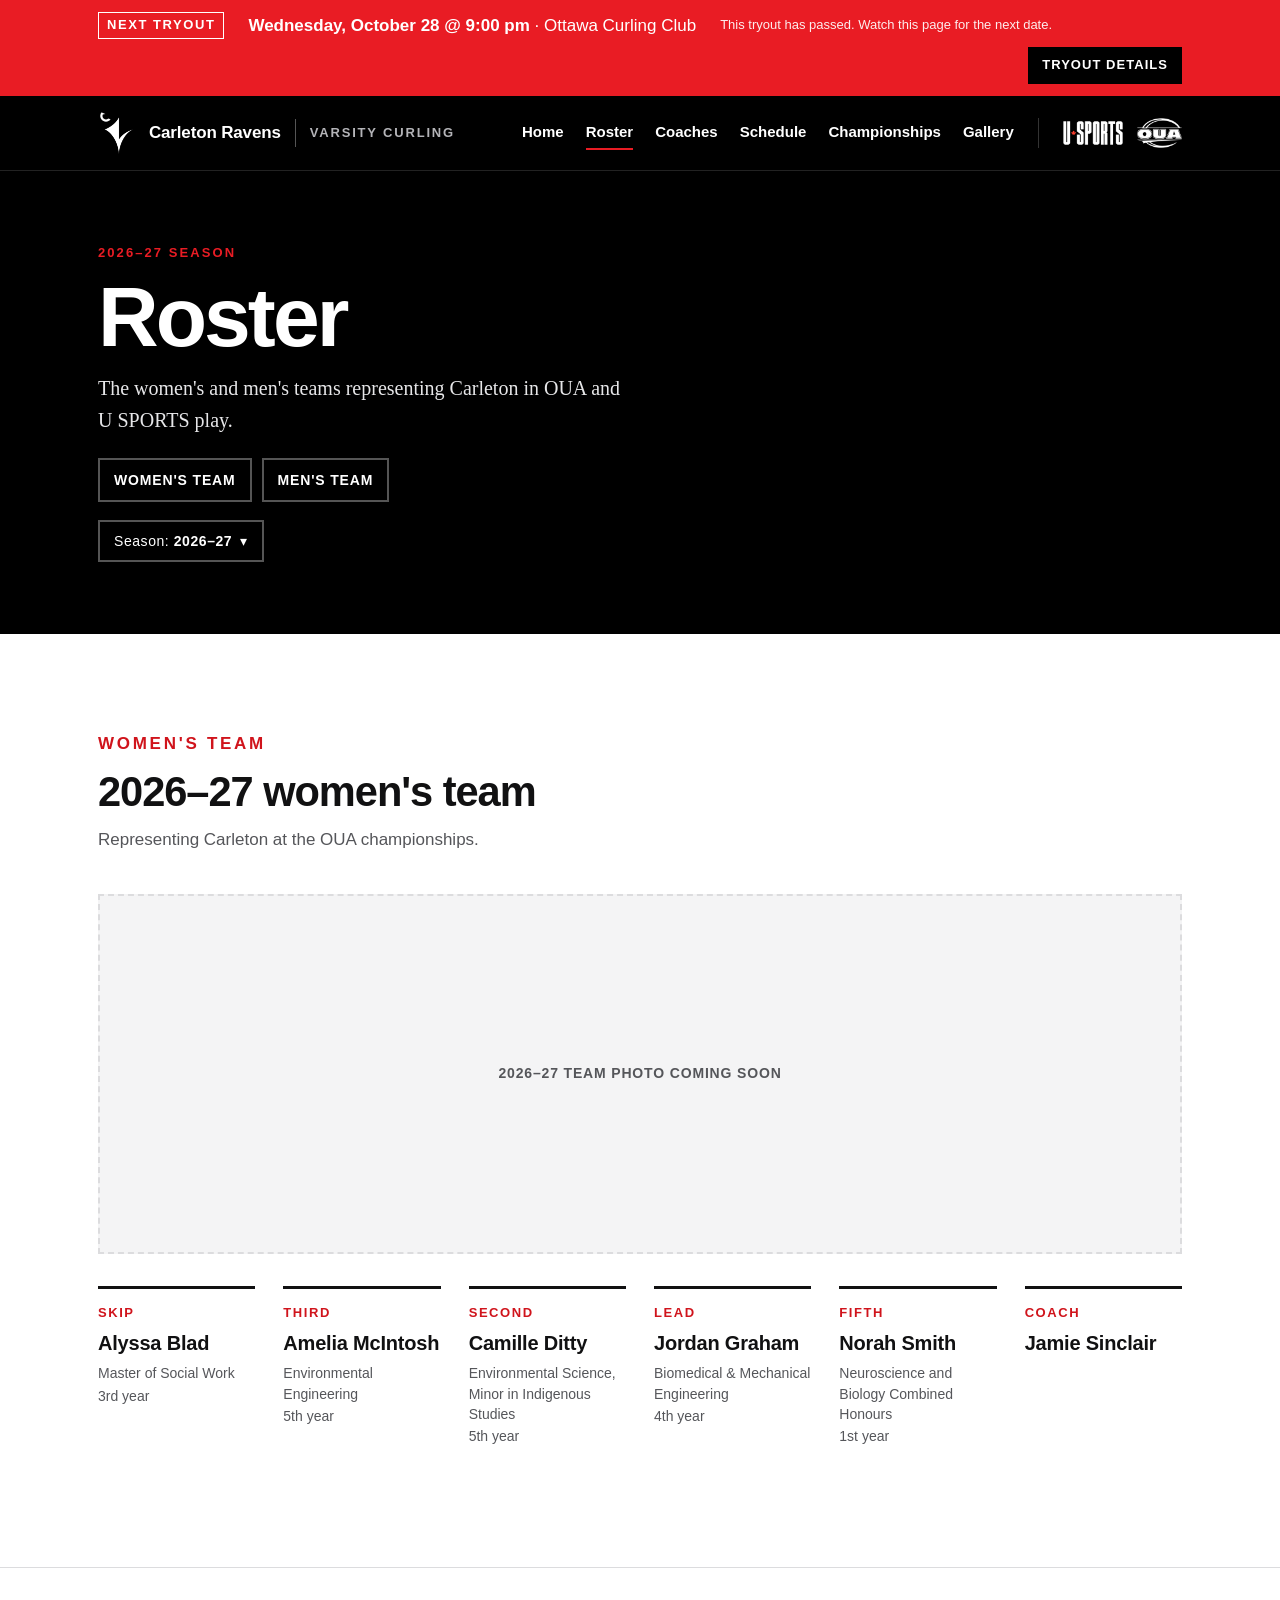
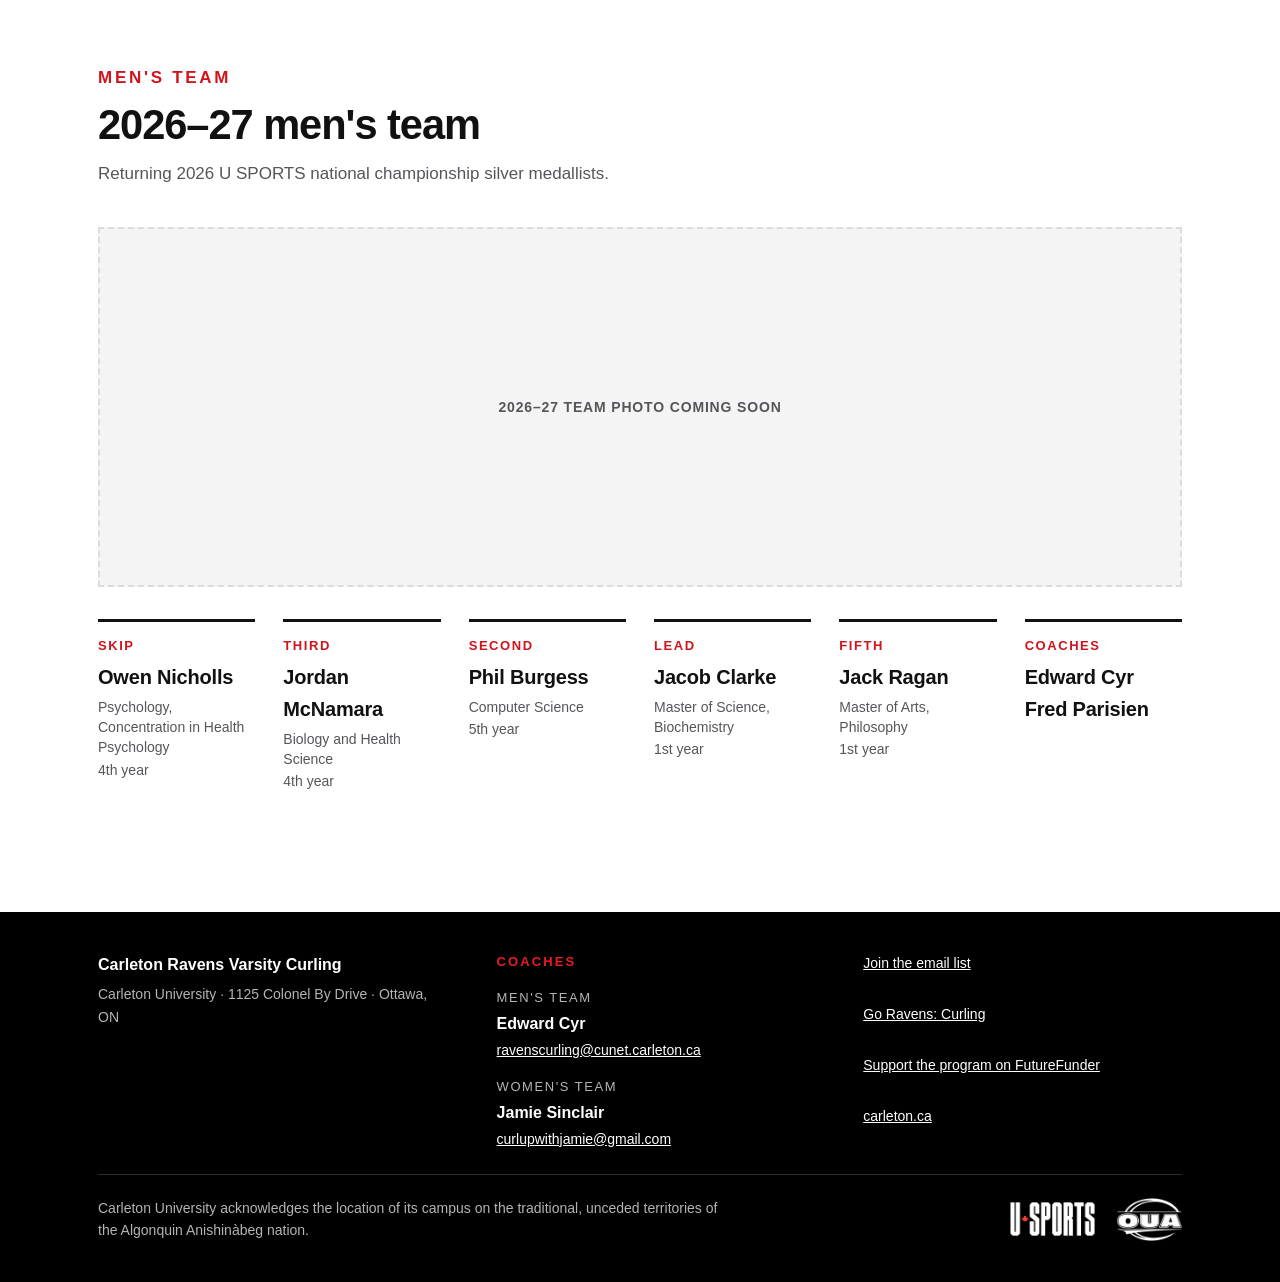
<file: roster.html>
<!doctype html>
<html lang="en">
<head>
<meta charset="utf-8">
<meta name="viewport" content="width=device-width, initial-scale=1, viewport-fit=cover">
<title>Roster | Ravens Varsity Curling</title>
<meta name="description" content="The 2026–27 Carleton Ravens women's and men's varsity curling teams.">
<link rel="stylesheet" href="styles.css?v=8e43a982">
</head>
<body>

<!-- ===== Next tryout ===== -->
<div class="tryout-bar" role="region" aria-label="Next tryout">
  <div class="wrap">
    <span class="label">Next tryout</span>
    <p class="when">Wednesday, October 28 @ 9:00 pm <span>· Ottawa Curling Club</span></p>
    <p class="countdown" id="countdown" aria-live="polite"></p>
    <a class="cta" href="index.html#tryouts">Tryout details</a>
  </div>
</div>

<header class="site-head">
  <div class="wrap">
    <div class="brand">
    <!-- Ravens secondary logomark (raven face without shield, for solid black backgrounds), from the Ravens Brand Guide -->
    <a class="mark-link" href="https://goravens.ca/" target="_blank" rel="noopener" title="goravens.ca">
      <img class="mark" alt="Carleton Ravens: goravens.ca home page" width="98" height="122" src="images/raven-mark.png">
    </a>
    <a class="wordmark" href="./" aria-label="Carleton Ravens Curling, home page">
      <span class="uni">Carleton Ravens</span>
      <span class="divider" aria-hidden="true"></span>
      <span class="team">Varsity Curling</span>
    </a>
    </div>
    <nav class="site-nav" aria-label="Site">
      <a href="index.html">Home</a>
      <a href="roster.html" aria-current="page">Roster</a>
      <a href="coaches.html">Coaches</a>
      <a href="schedule.html">Schedule</a>
      <a href="championships.html">Championships</a>
      <a href="gallery.html">Gallery</a>
    </nav>
    <div class="leagues" role="group" aria-label="Leagues">
      <img class="lg-usports" alt="U SPORTS" width="388" height="155" src="images/usports.png">
      <img class="lg-oua" alt="Ontario University Athletics (OUA)" width="295" height="196" src="images/oua.png">
    </div>
  </div>
</header>

<main id="top">

  <section class="page-head" aria-labelledby="roster-title">
    <div class="wrap">
      <p class="eyebrow">2026–27 season</p>
      <h1 id="roster-title">Roster</h1>
      <p class="lede">The women's and men's teams representing Carleton in OUA and U&nbsp;SPORTS play.</p>
      <nav class="jump" aria-label="Teams">
        <a href="#womens">Women's team</a>
        <a href="#mens">Men's team</a>
      </nav>
      <details class="season-menu">
        <summary>Season: <strong>2026–27</strong></summary>
        <ul>
          <li><a href="roster.html" aria-current="page">2026–27 (current)</a></li>
          <li><a href="roster-2025-26.html">2025–26</a></li>
        </ul>
      </details>
    </div>
  </section>

  <section class="block team" id="womens" aria-labelledby="womens-title">
    <div class="wrap">
      <div class="sec-head">
        <p class="eyebrow">Women's team</p>
        <h2 id="womens-title">2026–27 women's team</h2>
        <p>Representing Carleton at the OUA championships.</p>
      </div>
      <div class="photo-pending" role="img" aria-label="2026–27 women's team photo coming soon">
        <p>2026–27 team photo coming soon</p>
      </div>
      <ol class="lineup" aria-label="Women's team lineup">
          <!-- TO CHECK: Alyssa may be in a PhD rather than year 3 of the Master of Social Work. Confirm and update. -->
          <li class="player"><span class="pos">Skip</span><span class="name">Alyssa Blad</span><span class="info">Master of Social Work<span class="yr">3rd year</span></span></li>
          <li class="player"><span class="pos">Third</span><span class="name">Amelia McIntosh</span><span class="info">Environmental Engineering<span class="yr">5th year</span></span></li>
          <li class="player"><span class="pos">Second</span><span class="name">Camille Ditty</span><span class="info">Environmental Science, Minor in Indigenous Studies<span class="yr">5th year</span></span></li>
          <li class="player"><span class="pos">Lead</span><span class="name">Jordan Graham</span><span class="info">Biomedical &amp; Mechanical Engineering<span class="yr">4th year</span></span></li>
          <li class="player"><span class="pos">Fifth</span><span class="name">Norah Smith</span><span class="info">Neuroscience and Biology Combined Honours<span class="yr">1st year</span></span></li>
          <li class="player"><span class="pos">Coach</span><span class="name">Jamie Sinclair</span></li>
      </ol>
    </div>
  </section>

  <section class="block team" id="mens" aria-labelledby="mens-title">
    <div class="wrap">
      <div class="sec-head">
        <p class="eyebrow">Men's team</p>
        <h2 id="mens-title">2026–27 men's team</h2>
        <p>Returning 2026 U&nbsp;SPORTS national championship silver medallists.</p>
      </div>
      <div class="photo-pending" role="img" aria-label="2026–27 men's team photo coming soon">
        <p>2026–27 team photo coming soon</p>
      </div>
      <ol class="lineup" aria-label="Men's team lineup">
          <li class="player"><span class="pos">Skip</span><span class="name">Owen Nicholls</span><span class="info">Psychology, Concentration in Health Psychology<span class="yr">4th year</span></span></li>
          <li class="player"><span class="pos">Third</span><span class="name">Jordan McNamara</span><span class="info">Biology and Health Science<span class="yr">4th year</span></span></li>
          <li class="player"><span class="pos">Second</span><span class="name">Phil Burgess</span><span class="info">Computer Science<span class="yr">5th year</span></span></li>
          <li class="player"><span class="pos">Lead</span><span class="name">Jacob Clarke</span><span class="info">Master of Science, Biochemistry<span class="yr">1st year</span></span></li>
          <li class="player"><span class="pos">Fifth</span><span class="name">Jack Ragan</span><span class="info">Master of Arts, Philosophy<span class="yr">1st year</span></span></li>
          <li class="player"><span class="pos">Coaches</span><span class="name">Edward Cyr<br>Fred Parisien</span></li>
      </ol>
    </div>
  </section>

</main>

<footer class="site-foot">
  <div class="wrap">
    <div>
      <strong>Carleton Ravens Varsity Curling</strong>
      Carleton University · 1125 Colonel By Drive · Ottawa, ON
    </div>
    <div id="contact" class="coaches">
      <p class="eyebrow">Coaches</p>
      <div class="coach">
        <span class="team-name">Men's team</span>
        <span class="name">Edward Cyr</span>
        <a href="mailto:ravenscurling@cunet.carleton.ca">ravenscurling@cunet.carleton.ca</a>
      </div>
      <div class="coach">
        <span class="team-name">Women's team</span>
        <span class="name">Jamie Sinclair</span>
        <a href="mailto:curlupwithjamie@gmail.com">curlupwithjamie@gmail.com</a>
      </div>
    </div>
    <ul>
      <li><a href="https://forms.cloud.microsoft/r/B8VHtvBhwE" target="_blank" rel="noopener">Join the email list</a></li>
      <li><a href="https://goravens.ca/clubteams/curling" target="_blank" rel="noopener">Go Ravens: Curling</a></li>
      <li><a href="https://futurefunder.carleton.ca/giving-fund/mens-curling-competitive-club/" target="_blank" rel="noopener">Support the program on FutureFunder</a></li>
      <li><a href="https://carleton.ca" target="_blank" rel="noopener">carleton.ca</a></li>
    </ul>
    <div class="foot-bottom">
      <p class="ack">Carleton University acknowledges the location of its campus on the traditional, unceded territories of the Algonquin Anishinàbeg nation.</p>
      <div class="leagues" role="group" aria-label="Leagues">
        <img class="lg-usports" alt="U SPORTS" width="388" height="155" src="images/usports.png">
        <img class="lg-oua" alt="Ontario University Athletics (OUA)" width="295" height="196" src="images/oua.png">
      </div>
    </div>
  </div>
</footer>

<script src="site.js?v=c6699a5b"></script>
</body>
</html>
</file>
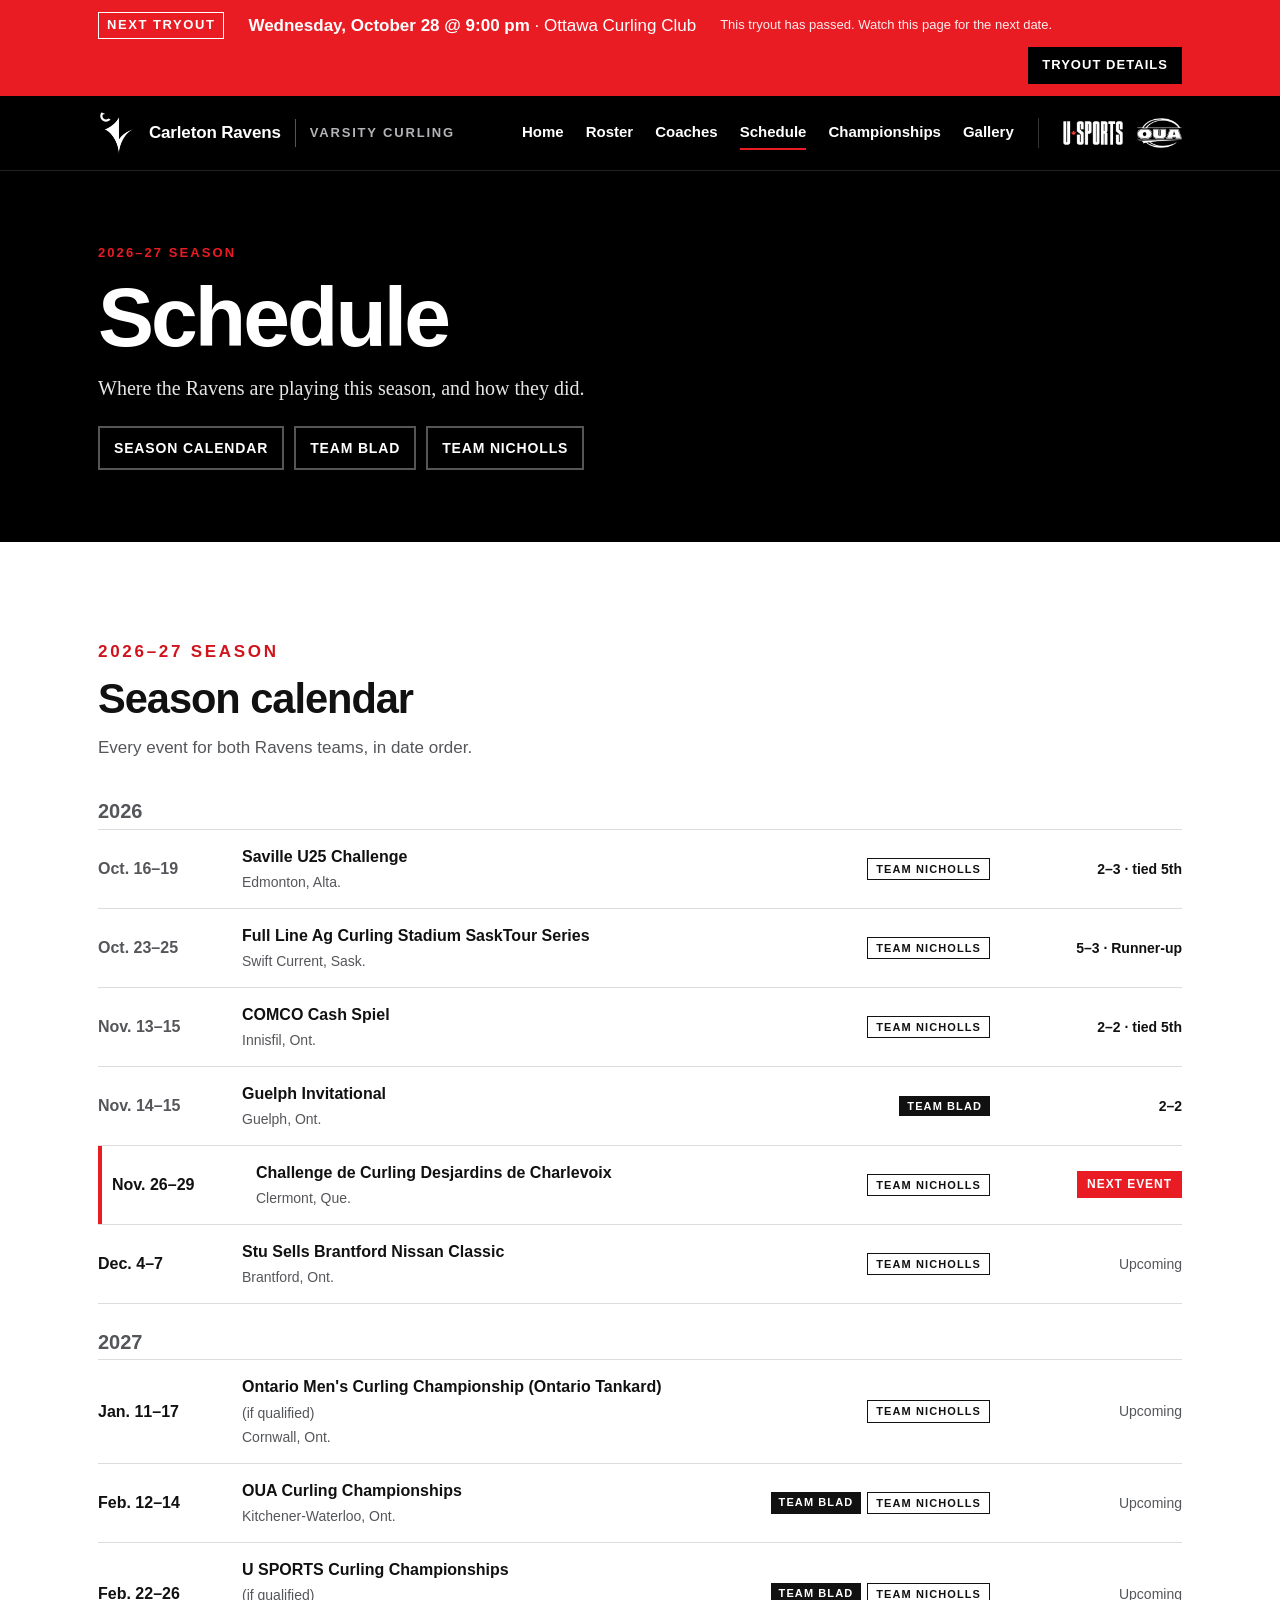
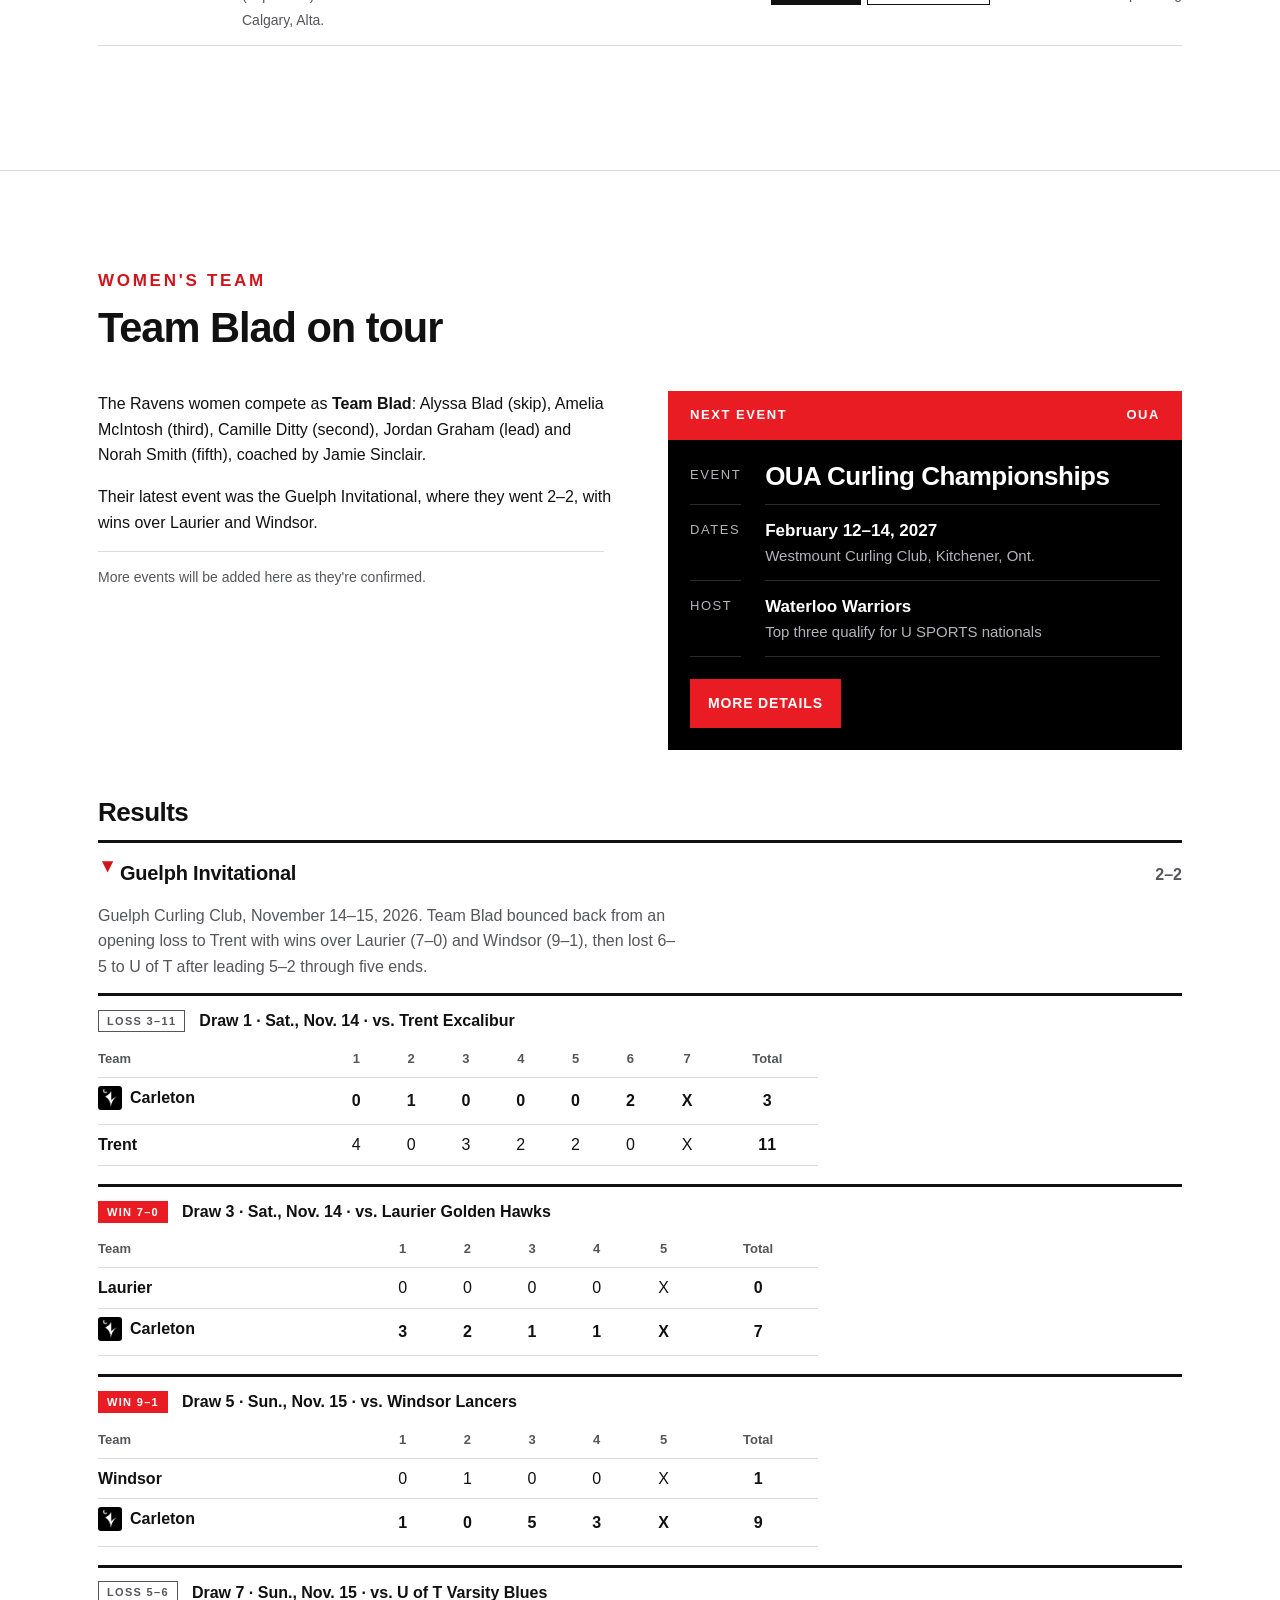
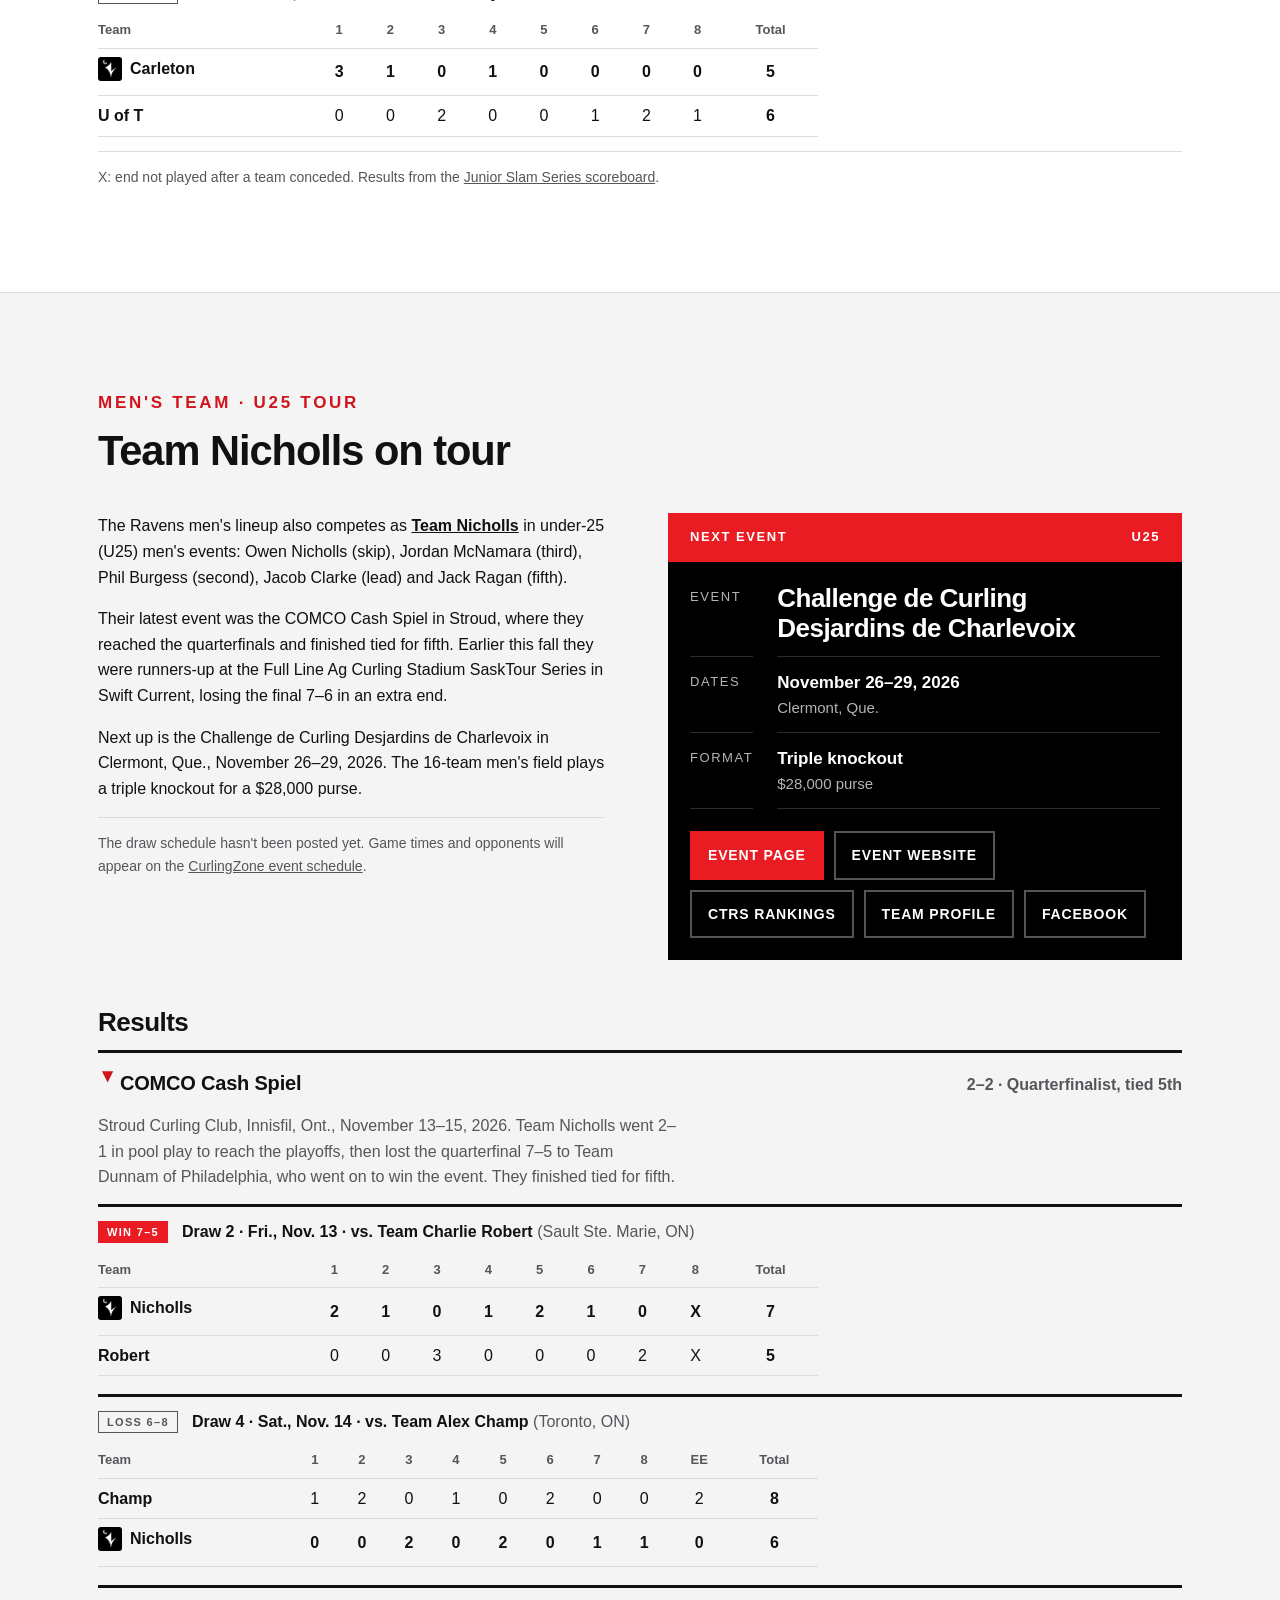
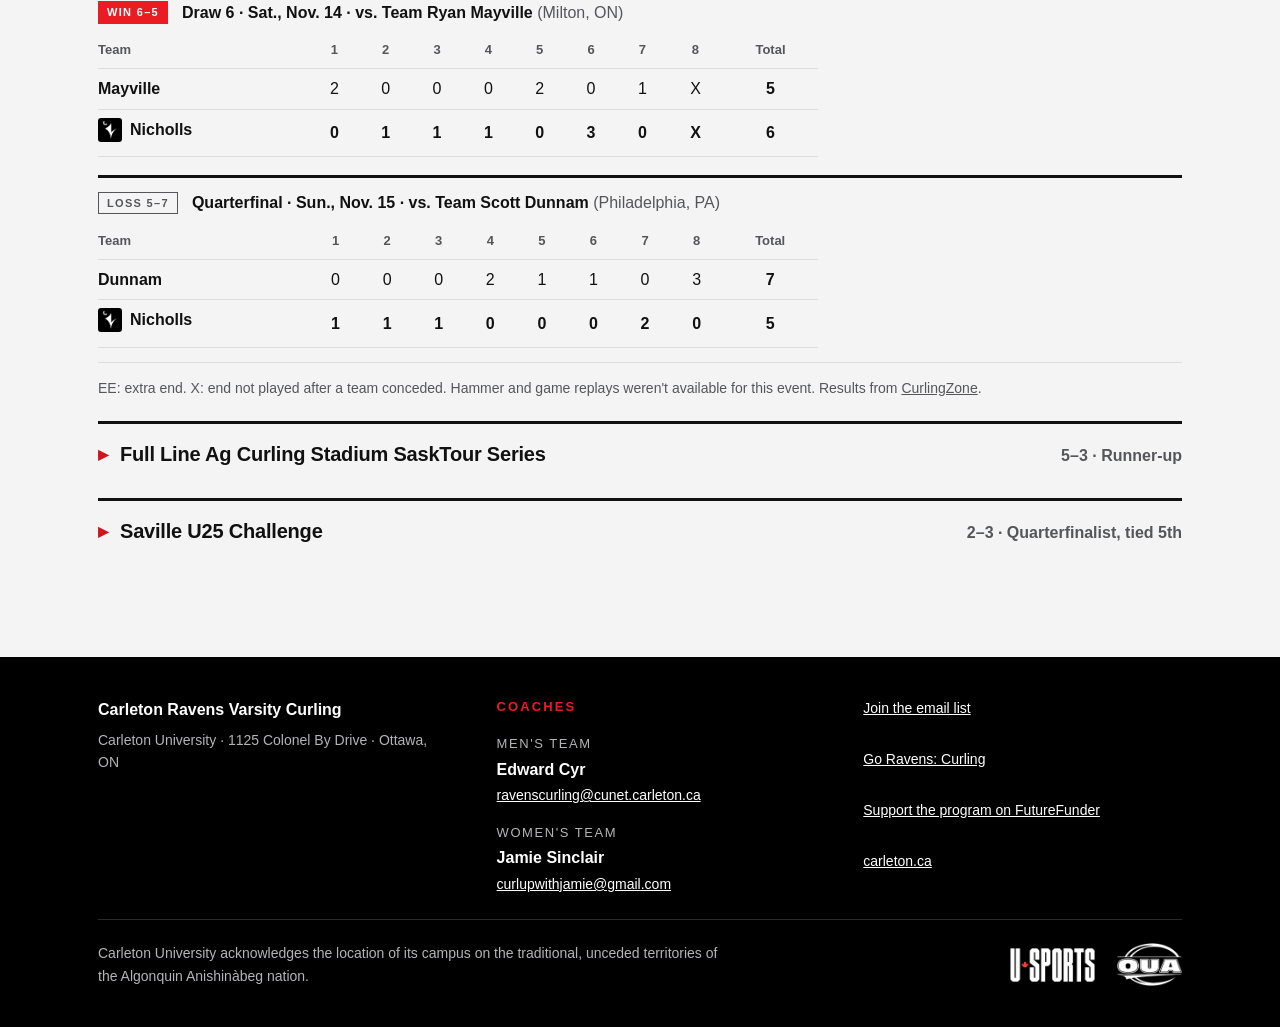
<file: schedule.html>
<!doctype html>
<html lang="en">
<head>
<meta charset="utf-8">
<meta name="viewport" content="width=device-width, initial-scale=1, viewport-fit=cover">
<title>Schedule | Ravens Varsity Curling</title>
<meta name="description" content="The Carleton Ravens curling season schedule, with results for Team Blad and Team Nicholls.">
<link rel="stylesheet" href="styles.css?v=8e43a982">
</head>
<body>

<!-- ===== Next tryout ===== -->
<div class="tryout-bar" role="region" aria-label="Next tryout">
  <div class="wrap">
    <span class="label">Next tryout</span>
    <p class="when">Wednesday, October 28 @ 9:00 pm <span>· Ottawa Curling Club</span></p>
    <p class="countdown" id="countdown" aria-live="polite"></p>
    <a class="cta" href="index.html#tryouts">Tryout details</a>
  </div>
</div>

<header class="site-head">
  <div class="wrap">
    <div class="brand">
    <!-- Ravens secondary logomark (raven face without shield, for solid black backgrounds), from the Ravens Brand Guide -->
    <a class="mark-link" href="https://goravens.ca/" target="_blank" rel="noopener" title="goravens.ca">
      <img class="mark" alt="Carleton Ravens: goravens.ca home page" width="98" height="122" src="images/raven-mark.png">
    </a>
    <a class="wordmark" href="./" aria-label="Carleton Ravens Curling, home page">
      <span class="uni">Carleton Ravens</span>
      <span class="divider" aria-hidden="true"></span>
      <span class="team">Varsity Curling</span>
    </a>
    </div>
    <nav class="site-nav" aria-label="Site">
      <a href="index.html">Home</a>
      <a href="roster.html">Roster</a>
      <a href="coaches.html">Coaches</a>
      <a href="schedule.html" aria-current="page">Schedule</a>
      <a href="championships.html">Championships</a>
      <a href="gallery.html">Gallery</a>
    </nav>
    <div class="leagues" role="group" aria-label="Leagues">
      <img class="lg-usports" alt="U SPORTS" width="388" height="155" src="images/usports.png">
      <img class="lg-oua" alt="Ontario University Athletics (OUA)" width="295" height="196" src="images/oua.png">
    </div>
  </div>
</header>

<main id="top">

  <section class="page-head" aria-labelledby="schedule-title">
    <div class="wrap">
      <p class="eyebrow">2026–27 season</p>
      <h1 id="schedule-title">Schedule</h1>
      <p class="lede">Where the Ravens are playing this season, and how they did.</p>
      <nav class="jump" aria-label="Sections">
        <a href="#calendar">Season calendar</a>
        <a href="#team-blad">Team Blad</a>
        <a href="#team-nicholls">Team Nicholls</a>
      </nav>
    </div>
  </section>

  <section class="block" id="calendar" aria-labelledby="cal-title">
    <div class="wrap">
      <div class="sec-head">
        <p class="eyebrow">2026–27 season</p>
        <h2 id="cal-title">Season calendar</h2>
        <p>Every event for both Ravens teams, in date order.</p>
      </div>
      <h3 class="cal-year">2026</h3>
      <ol class="calendar">
        <li class="cal-item is-done">
          <span class="cal-date">Oct. 16–19</span>
          <div class="cal-main">
            <a class="cal-name" href="#team-nicholls">Saville U25 Challenge</a>
            <span class="cal-place">Edmonton, Alta.</span>
          </div>
          <div class="cal-tags"><span class="tag-team nicholls">Team Nicholls</span></div>
          <div class="cal-status"><span class="cal-res">2–3 · tied 5th</span></div>
        </li>
        <li class="cal-item is-done">
          <span class="cal-date">Oct. 23–25</span>
          <div class="cal-main">
            <a class="cal-name" href="#team-nicholls">Full Line Ag Curling Stadium SaskTour Series</a>
            <span class="cal-place">Swift Current, Sask.</span>
          </div>
          <div class="cal-tags"><span class="tag-team nicholls">Team Nicholls</span></div>
          <div class="cal-status"><span class="cal-res">5–3 · Runner-up</span></div>
        </li>
        <li class="cal-item is-done">
          <span class="cal-date">Nov. 13–15</span>
          <div class="cal-main">
            <a class="cal-name" href="#team-nicholls">COMCO Cash Spiel</a>
            <span class="cal-place">Innisfil, Ont.</span>
          </div>
          <div class="cal-tags"><span class="tag-team nicholls">Team Nicholls</span></div>
          <div class="cal-status"><span class="cal-res">2–2 · tied 5th</span></div>
        </li>
        <li class="cal-item is-done">
          <span class="cal-date">Nov. 14–15</span>
          <div class="cal-main">
            <a class="cal-name" href="#team-blad">Guelph Invitational</a>
            <span class="cal-place">Guelph, Ont.</span>
          </div>
          <div class="cal-tags"><span class="tag-team blad">Team Blad</span></div>
          <div class="cal-status"><span class="cal-res">2–2</span></div>
        </li>
        <li class="cal-item is-next">
          <span class="cal-date">Nov. 26–29</span>
          <div class="cal-main">
            <a class="cal-name" href="https://home.curlingzone.com/event.php?view=Teams&amp;eventid=9418" target="_blank" rel="noopener">Challenge de Curling Desjardins de Charlevoix</a>
            <span class="cal-place">Clermont, Que.</span>
          </div>
          <div class="cal-tags"><span class="tag-team nicholls">Team Nicholls</span></div>
          <div class="cal-status"><span class="cal-next">Next event</span></div>
        </li>
        <li class="cal-item">
          <span class="cal-date">Dec. 4–7</span>
          <div class="cal-main">
            <a class="cal-name" href="https://home.curlingzone.com/event.php?view=Teams&amp;eventid=9507" target="_blank" rel="noopener">Stu Sells Brantford Nissan Classic</a>
            <span class="cal-place">Brantford, Ont.</span>
          </div>
          <div class="cal-tags"><span class="tag-team nicholls">Team Nicholls</span></div>
          <div class="cal-status"><span class="cal-up">Upcoming</span></div>
        </li>
      </ol>
      <h3 class="cal-year">2027</h3>
      <ol class="calendar">
        <li class="cal-item">
          <span class="cal-date">Jan. 11–17</span>
          <div class="cal-main">
            <a class="cal-name" href="https://home.curlingzone.com/event.php?view=Main&amp;eventid=9740" target="_blank" rel="noopener">Ontario Men's Curling Championship (Ontario Tankard)</a> <span class="cal-sub">(if qualified)</span>
            <span class="cal-place">Cornwall, Ont.</span>
          </div>
          <div class="cal-tags"><span class="tag-team nicholls">Team Nicholls</span></div>
          <div class="cal-status"><span class="cal-up">Upcoming</span></div>
        </li>
        <li class="cal-item">
          <span class="cal-date">Feb. 12–14</span>
          <div class="cal-main">
            <a class="cal-name" href="championships.html#oua">OUA Curling Championships</a>
            <span class="cal-place">Kitchener-Waterloo, Ont.</span>
          </div>
          <div class="cal-tags"><span class="tag-team blad">Team Blad</span><span class="tag-team nicholls">Team Nicholls</span></div>
          <div class="cal-status"><span class="cal-up">Upcoming</span></div>
        </li>
        <li class="cal-item">
          <span class="cal-date">Feb. 22–26</span>
          <div class="cal-main">
            <a class="cal-name" href="championships.html#usports">U&nbsp;SPORTS Curling Championships</a> <span class="cal-sub">(if qualified)</span>
            <span class="cal-place">Calgary, Alta.</span>
          </div>
          <div class="cal-tags"><span class="tag-team blad">Team Blad</span><span class="tag-team nicholls">Team Nicholls</span></div>
          <div class="cal-status"><span class="cal-up">Upcoming</span></div>
        </li>
      </ol>
    </div>
  </section>

  <section class="block team-tour" id="team-blad" aria-labelledby="blad-title">
    <div class="wrap">
      <div class="sec-head">
        <p class="eyebrow">Women's team</p>
        <h2 id="blad-title">Team Blad on tour</h2>
      </div>
      <div class="event-grid">
        <div class="event-text">
          <p>The Ravens women compete as <strong>Team Blad</strong>: Alyssa Blad (skip), Amelia McIntosh (third), Camille Ditty (second), Jordan Graham (lead) and Norah Smith (fifth), coached by Jamie Sinclair.</p>
          <p>Their latest event was the Guelph Invitational, where they went 2–2, with wins over Laurier and Windsor.</p>
          <p class="note">More events will be added here as they're confirmed.</p>
        </div>
        <div class="ticket">
          <div class="top"><span>Next event</span><span>OUA</span></div>
          <dl>
            <dt>Event</dt>
            <dd><span class="big">OUA Curling Championships</span></dd>
            <dt>Dates</dt>
            <dd>February 12–14, 2027<span class="sub">Westmount Curling Club, Kitchener, Ont.</span></dd>
            <dt>Host</dt>
            <dd>Waterloo Warriors<span class="sub">Top three qualify for U&nbsp;SPORTS nationals</span></dd>
          </dl>
          <div class="actions">
            <a class="btn" href="championships.html#oua">More details</a>
          </div>
        </div>
      </div>

      <h3 class="results-title">Results</h3>
      <details class="results" open>
        <summary class="results-sum"><span class="rs-name">Guelph Invitational</span><span class="rs-rec">2–2</span></summary>
        <div class="results-head">
          <p>Guelph Curling Club, November 14–15, 2026. Team Blad bounced back from an opening loss to Trent with wins over Laurier (7–0) and Windsor (9–1), then lost 6–5 to U of T after leading 5–2 through five ends.</p>
        </div>
        <div class="linescore-card">
          <div class="ls-head">
            <span class="chip loss">Loss 3–11</span>
            <span class="ls-meta">Draw 1 · Sat., Nov. 14 · vs. Trent Excalibur</span>
          </div>
          <div class="ls-scroll">
            <table class="linescore">
              <caption class="visually-hidden">Draw 1: Carleton vs. Trent Excalibur, loss 3–11</caption>
              <thead><tr><th scope="col">Team</th><th scope="col">1</th><th scope="col">2</th><th scope="col">3</th><th scope="col">4</th><th scope="col">5</th><th scope="col">6</th><th scope="col">7</th><th scope="col">Total</th></tr></thead>
              <tbody><tr class="us"><th scope="row"><span class="ls-team"><img class="team-logo raven" src="images/raven-mark.png" alt="Carleton Ravens" loading="lazy">Carleton</span></th><td>0</td><td>1</td><td>0</td><td>0</td><td>0</td><td>2</td><td>X</td><td class="tot">3</td></tr><tr><th scope="row">Trent</th><td>4</td><td>0</td><td>3</td><td>2</td><td>2</td><td>0</td><td>X</td><td class="tot">11</td></tr></tbody>
            </table>
          </div>
        </div>
        <div class="linescore-card">
          <div class="ls-head">
            <span class="chip win">Win 7–0</span>
            <span class="ls-meta">Draw 3 · Sat., Nov. 14 · vs. Laurier Golden Hawks</span>
          </div>
          <div class="ls-scroll">
            <table class="linescore">
              <caption class="visually-hidden">Draw 3: Carleton vs. Laurier Golden Hawks, win 7–0</caption>
              <thead><tr><th scope="col">Team</th><th scope="col">1</th><th scope="col">2</th><th scope="col">3</th><th scope="col">4</th><th scope="col">5</th><th scope="col">Total</th></tr></thead>
              <tbody><tr><th scope="row">Laurier</th><td>0</td><td>0</td><td>0</td><td>0</td><td>X</td><td class="tot">0</td></tr><tr class="us"><th scope="row"><span class="ls-team"><img class="team-logo raven" src="images/raven-mark.png" alt="Carleton Ravens" loading="lazy">Carleton</span></th><td>3</td><td>2</td><td>1</td><td>1</td><td>X</td><td class="tot">7</td></tr></tbody>
            </table>
          </div>
        </div>
        <div class="linescore-card">
          <div class="ls-head">
            <span class="chip win">Win 9–1</span>
            <span class="ls-meta">Draw 5 · Sun., Nov. 15 · vs. Windsor Lancers</span>
          </div>
          <div class="ls-scroll">
            <table class="linescore">
              <caption class="visually-hidden">Draw 5: Carleton vs. Windsor Lancers, win 9–1</caption>
              <thead><tr><th scope="col">Team</th><th scope="col">1</th><th scope="col">2</th><th scope="col">3</th><th scope="col">4</th><th scope="col">5</th><th scope="col">Total</th></tr></thead>
              <tbody><tr><th scope="row">Windsor</th><td>0</td><td>1</td><td>0</td><td>0</td><td>X</td><td class="tot">1</td></tr><tr class="us"><th scope="row"><span class="ls-team"><img class="team-logo raven" src="images/raven-mark.png" alt="Carleton Ravens" loading="lazy">Carleton</span></th><td>1</td><td>0</td><td>5</td><td>3</td><td>X</td><td class="tot">9</td></tr></tbody>
            </table>
          </div>
        </div>
        <div class="linescore-card">
          <div class="ls-head">
            <span class="chip loss">Loss 5–6</span>
            <span class="ls-meta">Draw 7 · Sun., Nov. 15 · vs. U of T Varsity Blues</span>
          </div>
          <div class="ls-scroll">
            <table class="linescore">
              <caption class="visually-hidden">Draw 7: Carleton vs. U of T Varsity Blues, loss 5–6</caption>
              <thead><tr><th scope="col">Team</th><th scope="col">1</th><th scope="col">2</th><th scope="col">3</th><th scope="col">4</th><th scope="col">5</th><th scope="col">6</th><th scope="col">7</th><th scope="col">8</th><th scope="col">Total</th></tr></thead>
              <tbody><tr class="us"><th scope="row"><span class="ls-team"><img class="team-logo raven" src="images/raven-mark.png" alt="Carleton Ravens" loading="lazy">Carleton</span></th><td>3</td><td>1</td><td>0</td><td>1</td><td>0</td><td>0</td><td>0</td><td>0</td><td class="tot">5</td></tr><tr><th scope="row">U of T</th><td>0</td><td>0</td><td>2</td><td>0</td><td>0</td><td>1</td><td>2</td><td>1</td><td class="tot">6</td></tr></tbody>
            </table>
          </div>
        </div>
        <p class="note">X: end not played after a team conceded. Results from the <a href="https://scores.curlingtours.com/event/2026Guelph/Schedule" target="_blank" rel="noopener">Junior Slam Series scoreboard</a>.</p>
      </details>
    </div>
  </section>

  <section class="block team-tour" id="team-nicholls" aria-labelledby="u25-title">
    <div class="wrap">
      <div class="sec-head">
        <p class="eyebrow">Men's team · U25 tour</p>
        <h2 id="u25-title">Team Nicholls on tour</h2>
      </div>
      <div class="event-grid">
        <div class="event-text">
          <p>The Ravens men's lineup also competes as <a href="https://www.facebook.com/people/Team-Nicholls/61555452402677/" target="_blank" rel="noopener"><strong>Team Nicholls</strong></a> in under-25 (U25) men's events: Owen Nicholls (skip), Jordan McNamara (third), Phil Burgess (second), Jacob Clarke (lead) and Jack Ragan (fifth).</p>
          <p>Their latest event was the COMCO Cash Spiel in Stroud, where they reached the quarterfinals and finished tied for fifth. Earlier this fall they were runners-up at the Full Line Ag Curling Stadium SaskTour Series in Swift Current, losing the final 7–6 in an extra end.</p>
          <p>Next up is the Challenge de Curling Desjardins de Charlevoix in Clermont, Que., November 26–29, 2026. The 16-team men's field plays a triple knockout for a $28,000 purse.</p>
          <p class="note">The draw schedule hasn't been posted yet. Game times and opponents will appear on the <a href="https://home.curlingzone.com/event.php?view=Schedule&amp;eventid=9418" target="_blank" rel="noopener">CurlingZone event schedule</a>.</p>
        </div>
        <div class="ticket">
          <div class="top"><span>Next event</span><span>U25</span></div>
          <dl>
            <dt>Event</dt>
            <dd><span class="big">Challenge de Curling Desjardins de Charlevoix</span></dd>
            <dt>Dates</dt>
            <dd>November 26–29, 2026<span class="sub">Clermont, Que.</span></dd>
            <dt>Format</dt>
            <dd>Triple knockout<span class="sub">$28,000 purse</span></dd>
          </dl>
          <div class="actions">
            <a class="btn" href="https://home.curlingzone.com/event.php?view=Teams&amp;eventid=9418" target="_blank" rel="noopener">Event page</a>
            <a class="btn ghost" href="https://www.challengedecurling.com/" target="_blank" rel="noopener">Event website</a>
            <a class="btn ghost" href="https://www.curlingzone.com/rankings.php?ctrs=1" target="_blank" rel="noopener">CTRS rankings</a>
            <a class="btn ghost" href="https://www.curlingzone.com/team.php?teamid=1005495" target="_blank" rel="noopener">Team profile</a>
            <a class="btn ghost" href="https://www.facebook.com/people/Team-Nicholls/61555452402677/" target="_blank" rel="noopener">Facebook</a>
          </div>
        </div>
      </div>

      <h3 class="results-title">Results</h3>
      <details class="results" open>
        <summary class="results-sum"><span class="rs-name">COMCO Cash Spiel</span><span class="rs-rec">2–2 · Quarterfinalist, tied 5th</span></summary>
        <div class="results-head">
          <p>Stroud Curling Club, Innisfil, Ont., November 13–15, 2026. Team Nicholls went 2–1 in pool play to reach the playoffs, then lost the quarterfinal 7–5 to Team Dunnam of Philadelphia, who went on to win the event. They finished tied for fifth.</p>
        </div>
        <div class="linescore-card">
          <div class="ls-head">
            <span class="chip win">Win 7–5</span>
            <span class="ls-meta">Draw 2 · Fri., Nov. 13 · vs. Team Charlie Robert <span class="from-inline">(Sault Ste. Marie, ON)</span></span>
          </div>
          <div class="ls-scroll">
            <table class="linescore">
              <caption class="visually-hidden">Draw 2: Team Nicholls vs. Team Charlie Robert, win 7–5</caption>
              <thead><tr><th scope="col">Team</th><th scope="col">1</th><th scope="col">2</th><th scope="col">3</th><th scope="col">4</th><th scope="col">5</th><th scope="col">6</th><th scope="col">7</th><th scope="col">8</th><th scope="col">Total</th></tr></thead>
              <tbody><tr class="us"><th scope="row"><span class="ls-team"><img class="team-logo raven" src="images/raven-mark.png" alt="Carleton Ravens" loading="lazy">Nicholls</span></th><td>2</td><td>1</td><td>0</td><td>1</td><td>2</td><td>1</td><td>0</td><td>X</td><td class="tot">7</td></tr><tr><th scope="row">Robert</th><td>0</td><td>0</td><td>3</td><td>0</td><td>0</td><td>0</td><td>2</td><td>X</td><td class="tot">5</td></tr></tbody>
            </table>
          </div>
        </div>
        <div class="linescore-card">
          <div class="ls-head">
            <span class="chip loss">Loss 6–8</span>
            <span class="ls-meta">Draw 4 · Sat., Nov. 14 · vs. Team Alex Champ <span class="from-inline">(Toronto, ON)</span></span>
          </div>
          <div class="ls-scroll">
            <table class="linescore">
              <caption class="visually-hidden">Draw 4: Team Nicholls vs. Team Alex Champ, loss 6–8</caption>
              <thead><tr><th scope="col">Team</th><th scope="col">1</th><th scope="col">2</th><th scope="col">3</th><th scope="col">4</th><th scope="col">5</th><th scope="col">6</th><th scope="col">7</th><th scope="col">8</th><th scope="col">EE</th><th scope="col">Total</th></tr></thead>
              <tbody><tr><th scope="row">Champ</th><td>1</td><td>2</td><td>0</td><td>1</td><td>0</td><td>2</td><td>0</td><td>0</td><td>2</td><td class="tot">8</td></tr><tr class="us"><th scope="row"><span class="ls-team"><img class="team-logo raven" src="images/raven-mark.png" alt="Carleton Ravens" loading="lazy">Nicholls</span></th><td>0</td><td>0</td><td>2</td><td>0</td><td>2</td><td>0</td><td>1</td><td>1</td><td>0</td><td class="tot">6</td></tr></tbody>
            </table>
          </div>
        </div>
        <div class="linescore-card">
          <div class="ls-head">
            <span class="chip win">Win 6–5</span>
            <span class="ls-meta">Draw 6 · Sat., Nov. 14 · vs. Team Ryan Mayville <span class="from-inline">(Milton, ON)</span></span>
          </div>
          <div class="ls-scroll">
            <table class="linescore">
              <caption class="visually-hidden">Draw 6: Team Nicholls vs. Team Ryan Mayville, win 6–5</caption>
              <thead><tr><th scope="col">Team</th><th scope="col">1</th><th scope="col">2</th><th scope="col">3</th><th scope="col">4</th><th scope="col">5</th><th scope="col">6</th><th scope="col">7</th><th scope="col">8</th><th scope="col">Total</th></tr></thead>
              <tbody><tr><th scope="row">Mayville</th><td>2</td><td>0</td><td>0</td><td>0</td><td>2</td><td>0</td><td>1</td><td>X</td><td class="tot">5</td></tr><tr class="us"><th scope="row"><span class="ls-team"><img class="team-logo raven" src="images/raven-mark.png" alt="Carleton Ravens" loading="lazy">Nicholls</span></th><td>0</td><td>1</td><td>1</td><td>1</td><td>0</td><td>3</td><td>0</td><td>X</td><td class="tot">6</td></tr></tbody>
            </table>
          </div>
        </div>
        <div class="linescore-card">
          <div class="ls-head">
            <span class="chip loss">Loss 5–7</span>
            <span class="ls-meta">Quarterfinal · Sun., Nov. 15 · vs. Team Scott Dunnam <span class="from-inline">(Philadelphia, PA)</span></span>
          </div>
          <div class="ls-scroll">
            <table class="linescore">
              <caption class="visually-hidden">Quarterfinal: Team Nicholls vs. Team Scott Dunnam, loss 5–7</caption>
              <thead><tr><th scope="col">Team</th><th scope="col">1</th><th scope="col">2</th><th scope="col">3</th><th scope="col">4</th><th scope="col">5</th><th scope="col">6</th><th scope="col">7</th><th scope="col">8</th><th scope="col">Total</th></tr></thead>
              <tbody><tr><th scope="row">Dunnam</th><td>0</td><td>0</td><td>0</td><td>2</td><td>1</td><td>1</td><td>0</td><td>3</td><td class="tot">7</td></tr><tr class="us"><th scope="row"><span class="ls-team"><img class="team-logo raven" src="images/raven-mark.png" alt="Carleton Ravens" loading="lazy">Nicholls</span></th><td>1</td><td>1</td><td>1</td><td>0</td><td>0</td><td>0</td><td>2</td><td>0</td><td class="tot">5</td></tr></tbody>
            </table>
          </div>
        </div>
        <p class="note">EE: extra end. X: end not played after a team conceded. Hammer and game replays weren't available for this event. Results from <a href="https://home.curlingzone.com/event.php?view=Linescores&amp;eventid=9809" target="_blank" rel="noopener">CurlingZone</a>.</p>
      </details>
      <details class="results">
        <summary class="results-sum"><span class="rs-name">Full Line Ag Curling Stadium SaskTour Series</span><span class="rs-rec">5–3 · Runner-up</span></summary>
        <div class="results-head">
          <p>Swift Current, Sask., October 23–25, 2026. Team Nicholls came through the triple knockout to the playoffs, beat Team Jacobson 5–2 in the quarterfinal and Team Knapp 5–4 in the semifinal, then lost a thrilling final to Team Schneider. Down 6–3, they scored three in the eighth end to force an extra end, where Schneider won it 7–6.</p>
        </div>
        <div class="linescore-card">
          <div class="ls-head">
            <span class="chip win">Win 8–3</span>
            <span class="ls-meta">Draw 1 · Fri., Oct. 23 · vs. Team Michael Carss <span class="from-inline">(Saskatoon, SK)</span></span>
            <a class="replay" href="https://www.youtube.com/watch?v=rXfb3RrxEY0" target="_blank" rel="noopener">Watch replay<span class="visually-hidden"> of Draw 1 on YouTube</span></a>
          </div>
          <div class="ls-scroll">
            <table class="linescore">
              <caption class="visually-hidden">Draw 1: Team Nicholls vs. Team Michael Carss, win 8–3</caption>
              <thead><tr><th scope="col">Team</th><th scope="col">1</th><th scope="col">2</th><th scope="col">3</th><th scope="col">4</th><th scope="col">5</th><th scope="col">6</th><th scope="col">7</th><th scope="col">Total</th></tr></thead>
              <tbody><tr class="us"><th scope="row"><span class="ls-team"><img class="team-logo raven" src="images/raven-mark.png" alt="Carleton Ravens" loading="lazy">Nicholls</span></th><td>0</td><td>2</td><td>0</td><td>3</td><td>0</td><td>3</td><td>X</td><td class="tot">8</td></tr><tr><th scope="row">Carss <span class="hammer" title="Hammer in the first end">●</span></th><td>1</td><td>0</td><td>1</td><td>0</td><td>1</td><td>0</td><td>X</td><td class="tot">3</td></tr></tbody>
            </table>
          </div>
        </div>
        <div class="linescore-card">
          <div class="ls-head">
            <span class="chip loss">Loss 3–8</span>
            <span class="ls-meta">Draw 3 · Fri., Oct. 23 · vs. Team Jason Jacobson <span class="from-inline">(Saskatoon, SK)</span></span>
            <a class="replay" href="https://www.youtube.com/watch?v=uvpllKSDzYo" target="_blank" rel="noopener">Watch replay<span class="visually-hidden"> of Draw 3 on YouTube</span></a>
          </div>
          <div class="ls-scroll">
            <table class="linescore">
              <caption class="visually-hidden">Draw 3: Team Nicholls vs. Team Jason Jacobson, loss 3–8</caption>
              <thead><tr><th scope="col">Team</th><th scope="col">1</th><th scope="col">2</th><th scope="col">3</th><th scope="col">4</th><th scope="col">5</th><th scope="col">Total</th></tr></thead>
              <tbody><tr><th scope="row">Jacobson <span class="hammer" title="Hammer in the first end">●</span></th><td>4</td><td>0</td><td>4</td><td>0</td><td>X</td><td class="tot">8</td></tr><tr class="us"><th scope="row"><span class="ls-team"><img class="team-logo raven" src="images/raven-mark.png" alt="Carleton Ravens" loading="lazy">Nicholls</span></th><td>0</td><td>2</td><td>0</td><td>1</td><td>X</td><td class="tot">3</td></tr></tbody>
            </table>
          </div>
        </div>
        <div class="linescore-card">
          <div class="ls-head">
            <span class="chip loss">Loss 0–7</span>
            <span class="ls-meta">Draw 4 · Sat., Oct. 24 · vs. Team Bradley Moser <span class="from-inline">(Saskatoon, SK)</span></span>
            <a class="replay" href="https://www.youtube.com/watch?v=xLrH3curONw" target="_blank" rel="noopener">Watch replay<span class="visually-hidden"> of Draw 4 on YouTube</span></a>
          </div>
          <div class="ls-scroll">
            <table class="linescore">
              <caption class="visually-hidden">Draw 4: Team Nicholls vs. Team Bradley Moser, loss 0–7</caption>
              <thead><tr><th scope="col">Team</th><th scope="col">1</th><th scope="col">2</th><th scope="col">3</th><th scope="col">4</th><th scope="col">Total</th></tr></thead>
              <tbody><tr class="us"><th scope="row"><span class="ls-team"><img class="team-logo raven" src="images/raven-mark.png" alt="Carleton Ravens" loading="lazy">Nicholls</span></th><td>0</td><td>0</td><td>0</td><td>X</td><td class="tot">0</td></tr><tr><th scope="row">Moser <span class="hammer" title="Hammer in the first end">●</span></th><td>3</td><td>1</td><td>3</td><td>X</td><td class="tot">7</td></tr></tbody>
            </table>
          </div>
        </div>
        <div class="linescore-card">
          <div class="ls-head">
            <span class="chip win">Win 7–2</span>
            <span class="ls-meta">Draw 5 · Sat., Oct. 24 · vs. Team Ethan Robinson <span class="from-inline">(Swift Current, SK)</span></span>
            <a class="replay" href="https://www.youtube.com/watch?v=CpEqKmgrIv4" target="_blank" rel="noopener">Watch replay<span class="visually-hidden"> of Draw 5 on YouTube</span></a>
          </div>
          <div class="ls-scroll">
            <table class="linescore">
              <caption class="visually-hidden">Draw 5: Team Nicholls vs. Team Ethan Robinson, win 7–2</caption>
              <thead><tr><th scope="col">Team</th><th scope="col">1</th><th scope="col">2</th><th scope="col">3</th><th scope="col">4</th><th scope="col">5</th><th scope="col">6</th><th scope="col">Total</th></tr></thead>
              <tbody><tr><th scope="row">Robinson <span class="hammer" title="Hammer in the first end">●</span></th><td>2</td><td>0</td><td>0</td><td>0</td><td>0</td><td>X</td><td class="tot">2</td></tr><tr class="us"><th scope="row"><span class="ls-team"><img class="team-logo raven" src="images/raven-mark.png" alt="Carleton Ravens" loading="lazy">Nicholls</span></th><td>0</td><td>4</td><td>0</td><td>1</td><td>2</td><td>X</td><td class="tot">7</td></tr></tbody>
            </table>
          </div>
        </div>
        <div class="linescore-card">
          <div class="ls-head">
            <span class="chip win">Win 8–3</span>
            <span class="ls-meta">Draw 7 · Sat., Oct. 24 · vs. Team Brandon Weiss <span class="from-inline">(Esterhazy, SK)</span></span>
            <a class="replay" href="https://www.youtube.com/watch?v=33oaMs9BZlg" target="_blank" rel="noopener">Watch replay<span class="visually-hidden"> of Draw 7 on YouTube</span></a>
          </div>
          <div class="ls-scroll">
            <table class="linescore">
              <caption class="visually-hidden">Draw 7: Team Nicholls vs. Team Brandon Weiss, win 8–3</caption>
              <thead><tr><th scope="col">Team</th><th scope="col">1</th><th scope="col">2</th><th scope="col">3</th><th scope="col">4</th><th scope="col">5</th><th scope="col">6</th><th scope="col">Total</th></tr></thead>
              <tbody><tr class="us"><th scope="row"><span class="ls-team"><img class="team-logo raven" src="images/raven-mark.png" alt="Carleton Ravens" loading="lazy">Nicholls</span></th><td>0</td><td>3</td><td>0</td><td>4</td><td>1</td><td>X</td><td class="tot">8</td></tr><tr><th scope="row">Weiss <span class="hammer" title="Hammer in the first end">●</span></th><td>2</td><td>0</td><td>1</td><td>0</td><td>0</td><td>X</td><td class="tot">3</td></tr></tbody>
            </table>
          </div>
        </div>
        <div class="linescore-card">
          <div class="ls-head">
            <span class="chip win">Win 5–2</span>
            <span class="ls-meta">Quarterfinal · Sun., Oct. 25 · vs. Team Jason Jacobson <span class="from-inline">(Saskatoon, SK)</span></span>
            <a class="replay" href="https://www.youtube.com/watch?v=aLTtWj1Wh8s" target="_blank" rel="noopener">Watch replay<span class="visually-hidden"> of Quarterfinal on YouTube</span></a>
          </div>
          <div class="ls-scroll">
            <table class="linescore">
              <caption class="visually-hidden">Quarterfinal: Team Nicholls vs. Team Jason Jacobson, win 5–2</caption>
              <thead><tr><th scope="col">Team</th><th scope="col">1</th><th scope="col">2</th><th scope="col">3</th><th scope="col">4</th><th scope="col">5</th><th scope="col">6</th><th scope="col">7</th><th scope="col">Total</th></tr></thead>
              <tbody><tr><th scope="row">Jacobson <span class="hammer" title="Hammer in the first end">●</span></th><td>0</td><td>1</td><td>0</td><td>0</td><td>1</td><td>X</td><td>X</td><td class="tot">2</td></tr><tr class="us"><th scope="row"><span class="ls-team"><img class="team-logo raven" src="images/raven-mark.png" alt="Carleton Ravens" loading="lazy">Nicholls</span></th><td>2</td><td>0</td><td>2</td><td>1</td><td>0</td><td>X</td><td>X</td><td class="tot">5</td></tr></tbody>
            </table>
          </div>
        </div>
        <div class="linescore-card">
          <div class="ls-head">
            <span class="chip win">Win 5–4</span>
            <span class="ls-meta">Semifinal · Sun., Oct. 25 · vs. Team Kelly Knapp <span class="from-inline">(Regina, SK)</span></span>
            <a class="replay" href="https://www.youtube.com/watch?v=T31NmpPm344" target="_blank" rel="noopener">Watch replay<span class="visually-hidden"> of Semifinal on YouTube</span></a>
          </div>
          <div class="ls-scroll">
            <table class="linescore">
              <caption class="visually-hidden">Semifinal: Team Nicholls vs. Team Kelly Knapp, win 5–4</caption>
              <thead><tr><th scope="col">Team</th><th scope="col">1</th><th scope="col">2</th><th scope="col">3</th><th scope="col">4</th><th scope="col">5</th><th scope="col">6</th><th scope="col">7</th><th scope="col">8</th><th scope="col">Total</th></tr></thead>
              <tbody><tr><th scope="row">Knapp <span class="hammer" title="Hammer in the first end">●</span></th><td>0</td><td>3</td><td>0</td><td>0</td><td>0</td><td>1</td><td>0</td><td>0</td><td class="tot">4</td></tr><tr class="us"><th scope="row"><span class="ls-team"><img class="team-logo raven" src="images/raven-mark.png" alt="Carleton Ravens" loading="lazy">Nicholls</span></th><td>0</td><td>0</td><td>1</td><td>1</td><td>0</td><td>0</td><td>1</td><td>2</td><td class="tot">5</td></tr></tbody>
            </table>
          </div>
        </div>
        <div class="linescore-card">
          <div class="ls-head">
            <span class="chip loss">Loss 6–7</span>
            <span class="ls-meta">Final · Sun., Oct. 25 · vs. Team Catlin Schneider <span class="from-inline">(Regina, SK)</span></span>
            <a class="replay" href="https://www.youtube.com/watch?v=jHVeM1YgCTY" target="_blank" rel="noopener">Watch replay<span class="visually-hidden"> of Final on YouTube</span></a>
          </div>
          <div class="ls-scroll">
            <table class="linescore">
              <caption class="visually-hidden">Final: Team Nicholls vs. Team Catlin Schneider, loss 6–7</caption>
              <thead><tr><th scope="col">Team</th><th scope="col">1</th><th scope="col">2</th><th scope="col">3</th><th scope="col">4</th><th scope="col">5</th><th scope="col">6</th><th scope="col">7</th><th scope="col">8</th><th scope="col">EE</th><th scope="col">Total</th></tr></thead>
              <tbody><tr class="us"><th scope="row"><span class="ls-team"><img class="team-logo raven" src="images/raven-mark.png" alt="Carleton Ravens" loading="lazy">Nicholls</span></th><td>0</td><td>2</td><td>0</td><td>0</td><td>1</td><td>0</td><td>0</td><td>3</td><td>0</td><td class="tot">6</td></tr><tr><th scope="row">Schneider <span class="hammer" title="Hammer in the first end">●</span></th><td>2</td><td>0</td><td>1</td><td>1</td><td>0</td><td>1</td><td>1</td><td>0</td><td>1</td><td class="tot">7</td></tr></tbody>
            </table>
          </div>
        </div>
        <p class="note"><span class="hammer">●</span> Hammer in the first end. EE: extra end. X: end not played after a team conceded. Results from <a href="https://home.curlingzone.com/event.php?view=Linescores&amp;eventid=9613" target="_blank" rel="noopener">CurlingZone</a>; replays on the <a href="https://www.youtube.com/@CurlingZone" target="_blank" rel="noopener">CurlingZone YouTube channel</a>.</p>
      </details>
      <details class="results">
        <summary class="results-sum"><span class="rs-name">Saville U25 Challenge</span><span class="rs-rec">2–3 · Quarterfinalist, tied 5th</span></summary>
        <div class="results-head">
          <p>Edmonton, October 16–19, 2026. Team Nicholls went 2–2 in the round robin and reached the quarterfinals, losing 8–6 to eventual champion Team Hlushak. They finished tied for fifth.</p>
        </div>
        <div class="linescore-card">
          <div class="ls-head">
            <span class="chip win">Win 9–3</span>
            <span class="ls-meta">Draw 1 · Fri., Oct. 16 · vs. <img class="team-logo" src="images/teams/alberta.png" alt="" loading="lazy">Team Zach Davies <span class="from-inline">(University of Alberta Golden Bears)</span></span>
            <a class="replay" href="https://www.youtube.com/watch?v=YuofJj1gGhc" target="_blank" rel="noopener">Watch replay<span class="visually-hidden"> of Draw 1 on YouTube</span></a>
          </div>
          <div class="ls-scroll">
            <table class="linescore">
              <caption class="visually-hidden">Draw 1: Team Nicholls vs. Team Zach Davies, win 9–3</caption>
              <thead><tr><th scope="col">Team</th><th scope="col">1</th><th scope="col">2</th><th scope="col">3</th><th scope="col">4</th><th scope="col">5</th><th scope="col">6</th><th scope="col">7</th><th scope="col">8</th><th scope="col">Total</th></tr></thead>
              <tbody><tr><th scope="row"><span class="ls-team"><img class="team-logo" src="images/teams/alberta.png" alt="University of Alberta Golden Bears" loading="lazy">Davies</span></th><td>0</td><td>0</td><td>0</td><td>3</td><td>0</td><td>0</td><td>X</td><td></td><td class="tot">3</td></tr><tr class="us"><th scope="row"><span class="ls-team"><img class="team-logo raven" src="images/raven-mark.png" alt="Carleton Ravens" loading="lazy">Nicholls <span class="hammer" title="Hammer in the first end">●</span></span></th><td>2</td><td>3</td><td>2</td><td>0</td><td>1</td><td>1</td><td>X</td><td></td><td class="tot">9</td></tr></tbody>
            </table>
          </div>
        </div>
        <div class="linescore-card">
          <div class="ls-head">
            <span class="chip win">Win 9–6</span>
            <span class="ls-meta">Draw 3 · Fri., Oct. 16 · vs. <img class="team-logo" src="images/teams/calgary.png" alt="" loading="lazy">Team Kris Mitsopoulos <span class="from-inline">(University of Calgary Dinos)</span></span>
            <a class="replay" href="https://www.youtube.com/watch?v=WO-gw7gtSek" target="_blank" rel="noopener">Watch replay<span class="visually-hidden"> of Draw 3 on YouTube</span></a>
          </div>
          <div class="ls-scroll">
            <table class="linescore">
              <caption class="visually-hidden">Draw 3: Team Nicholls vs. Team Kris Mitsopoulos, win 9–6</caption>
              <thead><tr><th scope="col">Team</th><th scope="col">1</th><th scope="col">2</th><th scope="col">3</th><th scope="col">4</th><th scope="col">5</th><th scope="col">6</th><th scope="col">7</th><th scope="col">8</th><th scope="col">EE</th><th scope="col">Total</th></tr></thead>
              <tbody><tr class="us"><th scope="row"><span class="ls-team"><img class="team-logo raven" src="images/raven-mark.png" alt="Carleton Ravens" loading="lazy">Nicholls <span class="hammer" title="Hammer in the first end">●</span></span></th><td>1</td><td>4</td><td>0</td><td>0</td><td>1</td><td>0</td><td>0</td><td>0</td><td>3</td><td class="tot">9</td></tr><tr><th scope="row"><span class="ls-team"><img class="team-logo" src="images/teams/calgary.png" alt="University of Calgary Dinos" loading="lazy">Mitsopoulos</span></th><td>0</td><td>0</td><td>1</td><td>2</td><td>0</td><td>1</td><td>1</td><td>1</td><td>0</td><td class="tot">6</td></tr></tbody>
            </table>
          </div>
        </div>
        <div class="linescore-card">
          <div class="ls-head">
            <span class="chip loss">Loss 5–7</span>
            <span class="ls-meta">Draw 5 · Sat., Oct. 17 · vs. <img class="team-logo" src="images/teams/usa-curling.png" alt="" loading="lazy">Team Kevin Tuma <span class="from-inline">(USA Junior National Team)</span></span>
            <a class="replay" href="https://www.youtube.com/watch?v=tPNJnLyQUB8" target="_blank" rel="noopener">Watch replay<span class="visually-hidden"> of Draw 5 on YouTube</span></a>
          </div>
          <div class="ls-scroll">
            <table class="linescore">
              <caption class="visually-hidden">Draw 5: Team Nicholls vs. Team Kevin Tuma, loss 5–7</caption>
              <thead><tr><th scope="col">Team</th><th scope="col">1</th><th scope="col">2</th><th scope="col">3</th><th scope="col">4</th><th scope="col">5</th><th scope="col">6</th><th scope="col">7</th><th scope="col">8</th><th scope="col">Total</th></tr></thead>
              <tbody><tr><th scope="row"><span class="ls-team"><img class="team-logo" src="images/teams/usa-curling.png" alt="USA Junior National Team" loading="lazy">Tuma</span></th><td>3</td><td>1</td><td>0</td><td>2</td><td>1</td><td>0</td><td>0</td><td>X</td><td class="tot">7</td></tr><tr class="us"><th scope="row"><span class="ls-team"><img class="team-logo raven" src="images/raven-mark.png" alt="Carleton Ravens" loading="lazy">Nicholls <span class="hammer" title="Hammer in the first end">●</span></span></th><td>0</td><td>0</td><td>1</td><td>0</td><td>0</td><td>2</td><td>2</td><td>X</td><td class="tot">5</td></tr></tbody>
            </table>
          </div>
        </div>
        <div class="linescore-card">
          <div class="ls-head">
            <span class="chip loss">Loss 6–8</span>
            <span class="ls-meta">Draw 7 · Sun., Oct. 18 · vs. <img class="team-logo" src="images/teams/alberta.png" alt="" loading="lazy">Team Peter Hlushak <span class="from-inline">(University of Alberta Golden Bears)</span></span>
            <a class="replay" href="https://www.youtube.com/watch?v=EFX6nY0xIm0" target="_blank" rel="noopener">Watch replay<span class="visually-hidden"> of Draw 7 on YouTube</span></a>
          </div>
          <div class="ls-scroll">
            <table class="linescore">
              <caption class="visually-hidden">Draw 7: Team Nicholls vs. Team Peter Hlushak, loss 6–8</caption>
              <thead><tr><th scope="col">Team</th><th scope="col">1</th><th scope="col">2</th><th scope="col">3</th><th scope="col">4</th><th scope="col">5</th><th scope="col">6</th><th scope="col">7</th><th scope="col">8</th><th scope="col">Total</th></tr></thead>
              <tbody><tr class="us"><th scope="row"><span class="ls-team"><img class="team-logo raven" src="images/raven-mark.png" alt="Carleton Ravens" loading="lazy">Nicholls <span class="hammer" title="Hammer in the first end">●</span></span></th><td>0</td><td>2</td><td>2</td><td>0</td><td>2</td><td>0</td><td>0</td><td>X</td><td class="tot">6</td></tr><tr><th scope="row"><span class="ls-team"><img class="team-logo" src="images/teams/alberta.png" alt="University of Alberta Golden Bears" loading="lazy">Hlushak</span></th><td>2</td><td>0</td><td>0</td><td>3</td><td>0</td><td>2</td><td>1</td><td>X</td><td class="tot">8</td></tr></tbody>
            </table>
          </div>
        </div>
        <div class="linescore-card">
          <div class="ls-head">
            <span class="chip loss">Loss 6–8</span>
            <span class="ls-meta">Quarterfinal · Sun., Oct. 18 · vs. <img class="team-logo" src="images/teams/alberta.png" alt="" loading="lazy">Team Peter Hlushak <span class="from-inline">(University of Alberta Golden Bears)</span></span>
            <a class="replay" href="https://www.youtube.com/watch?v=RTHTKS2_neI" target="_blank" rel="noopener">Watch replay<span class="visually-hidden"> of Quarterfinal on YouTube</span></a>
          </div>
          <div class="ls-scroll">
            <table class="linescore">
              <caption class="visually-hidden">Quarterfinal: Team Nicholls vs. Team Peter Hlushak, loss 6–8</caption>
              <thead><tr><th scope="col">Team</th><th scope="col">1</th><th scope="col">2</th><th scope="col">3</th><th scope="col">4</th><th scope="col">5</th><th scope="col">6</th><th scope="col">7</th><th scope="col">8</th><th scope="col">Total</th></tr></thead>
              <tbody><tr><th scope="row"><span class="ls-team"><img class="team-logo" src="images/teams/alberta.png" alt="University of Alberta Golden Bears" loading="lazy">Hlushak <span class="hammer" title="Hammer in the first end">●</span></span></th><td>0</td><td>0</td><td>0</td><td>3</td><td>1</td><td>0</td><td>3</td><td>1</td><td class="tot">8</td></tr><tr class="us"><th scope="row"><span class="ls-team"><img class="team-logo raven" src="images/raven-mark.png" alt="Carleton Ravens" loading="lazy">Nicholls</span></th><td>1</td><td>1</td><td>2</td><td>0</td><td>0</td><td>2</td><td>0</td><td>0</td><td class="tot">6</td></tr></tbody>
            </table>
          </div>
        </div>
        <p class="note"><span class="hammer">●</span> Hammer (last stone) in the first end. EE: extra end. X: end not played after a team conceded. Results from <a href="https://home.curlingzone.com/event.php?view=Linescores&amp;eventid=9500" target="_blank" rel="noopener">CurlingZone</a>; replays on the <a href="https://www.youtube.com/@CurlingZone" target="_blank" rel="noopener">CurlingZone YouTube channel</a>.</p>
      </details>
    </div>
  </section>

</main>

<footer class="site-foot">
  <div class="wrap">
    <div>
      <strong>Carleton Ravens Varsity Curling</strong>
      Carleton University · 1125 Colonel By Drive · Ottawa, ON
    </div>
    <div id="contact" class="coaches">
      <p class="eyebrow">Coaches</p>
      <div class="coach">
        <span class="team-name">Men's team</span>
        <span class="name">Edward Cyr</span>
        <a href="mailto:ravenscurling@cunet.carleton.ca">ravenscurling@cunet.carleton.ca</a>
      </div>
      <div class="coach">
        <span class="team-name">Women's team</span>
        <span class="name">Jamie Sinclair</span>
        <a href="mailto:curlupwithjamie@gmail.com">curlupwithjamie@gmail.com</a>
      </div>
    </div>
    <ul>
      <li><a href="https://forms.cloud.microsoft/r/B8VHtvBhwE" target="_blank" rel="noopener">Join the email list</a></li>
      <li><a href="https://goravens.ca/clubteams/curling" target="_blank" rel="noopener">Go Ravens: Curling</a></li>
      <li><a href="https://futurefunder.carleton.ca/giving-fund/mens-curling-competitive-club/" target="_blank" rel="noopener">Support the program on FutureFunder</a></li>
      <li><a href="https://carleton.ca" target="_blank" rel="noopener">carleton.ca</a></li>
    </ul>
    <div class="foot-bottom">
      <p class="ack">Carleton University acknowledges the location of its campus on the traditional, unceded territories of the Algonquin Anishinàbeg nation.</p>
      <div class="leagues" role="group" aria-label="Leagues">
        <img class="lg-usports" alt="U SPORTS" width="388" height="155" src="images/usports.png">
        <img class="lg-oua" alt="Ontario University Athletics (OUA)" width="295" height="196" src="images/oua.png">
      </div>
    </div>
  </div>
</footer>

<script src="site.js?v=c6699a5b"></script>
</body>
</html>
</file>
<file: styles.css>
/* Layout: red tryout bar pinned to the top of the document; black hero with a
   to-scale curling house bleeding off the right edge; white body with
   left-aligned sections and a year-rail timeline. Carleton brand colours only
   (Carleton Red, Black, White) plus hue-neutral greys. */
:root {
  /* Carleton primary palette */
  --carleton-red: #E91C24;
  --black: #000000;
  --white: #FFFFFF;

  /* Theme tokens */
  --bg: #FFFFFF;
  --fg: #111112;
  --muted: #55565A;
  --line: #DCDCDE;
  --surface: #F4F4F5;
  --accent-text: #D0141C;
  --hero-bg: #000000;
  --hero-fg: #FFFFFF;
  --hero-muted: #B4B4B8;

  /* Type: brand faces first, then the brand's system defaults (Arial, Georgia) */
  --font-sans: "Helvetica Now Display", "Helvetica Now Text", "Helvetica Neue", Helvetica, Arial, sans-serif;
  --font-serif: Publico, "Publico Text", Georgia, "Times New Roman", serif;

  --step--1: 0.8125rem;
  --step-0: 1rem;
  --step-1: 1.25rem;
  --step-2: 1.625rem;
  --step-3: clamp(1.9rem, 4vw, 2.6rem);
  --step-4: clamp(2.6rem, 8vw, 5.25rem);

  --gutter: clamp(16px, 4vw, 48px);
  --measure: 65ch;
  --maxw: 1180px;
  color-scheme: light;
}
@media (prefers-color-scheme: dark) {
  :root:not([data-theme="light"]) {
    --bg: #0D0D0E;
    --fg: #F2F2F3;
    --muted: #A4A4A9;
    --line: #2A2A2D;
    --surface: #17171A;
    --accent-text: #FF5A5F;
    --hero-bg: #000000;
    --hero-fg: #FFFFFF;
    --hero-muted: #B4B4B8;
    color-scheme: dark;
  }
}
:root[data-theme="dark"] {
  --bg: #0D0D0E;
  --fg: #F2F2F3;
  --muted: #A4A4A9;
  --line: #2A2A2D;
  --surface: #17171A;
  --accent-text: #FF5A5F;
  --hero-bg: #000000;
  --hero-fg: #FFFFFF;
  --hero-muted: #B4B4B8;
  color-scheme: dark;
}

*, *::before, *::after { box-sizing: border-box; }
html { -webkit-text-size-adjust: 100%; scroll-behavior: smooth; }
@media (prefers-reduced-motion: reduce) { html { scroll-behavior: auto; } }
body {
  margin: 0;
  background: var(--bg);
  color: var(--fg);
  font-family: var(--font-sans);
  font-size: var(--step-0);
  line-height: 1.6;
}
img, svg { max-width: 100%; }
a { color: inherit; }
a:focus-visible, button:focus-visible {
  outline: 3px solid var(--carleton-red);
  outline-offset: 3px;
}
h1, h2, h3 { text-wrap: balance; line-height: 1.08; margin: 0; }
p { margin: 0; }

.wrap {
  max-width: var(--maxw);
  margin-inline: auto;
  padding-inline: var(--gutter);
}

/* ---------- Tryout bar (very top) ---------- */
.tryout-bar {
  background: var(--carleton-red);
  color: var(--white);
  padding-top: env(safe-area-inset-top, 0px);
}
.tryout-bar .wrap {
  display: flex;
  flex-wrap: wrap;
  align-items: center;
  gap: 8px 24px;
  padding-block: 12px;
}
.tryout-bar .label {
  font-size: var(--step--1);
  font-weight: 700;
  letter-spacing: 0.12em;
  text-transform: uppercase;
  border: 1.5px solid currentColor;
  padding: 2px 8px;
  white-space: nowrap;
}
.tryout-bar .when {
  font-weight: 700;
  font-size: 1.0625rem;
  min-width: 0;
}
.tryout-bar .when span { font-weight: 400; }
.tryout-bar .countdown {
  font-size: var(--step--1);
  font-variant-numeric: tabular-nums;
  opacity: 0.92;
}
.tryout-bar a.cta {
  margin-left: auto;
  font-weight: 700;
  font-size: var(--step--1);
  letter-spacing: 0.08em;
  text-transform: uppercase;
  text-decoration: none;
  background: var(--black);
  color: var(--white);
  padding: 8px 14px;
  white-space: nowrap;
}
.tryout-bar a.cta:hover { background: var(--white); color: var(--black); }

/* ---------- Site header ---------- */
.site-head {
  background: var(--hero-bg);
  color: var(--hero-fg);
  border-bottom: 1px solid #222;
}
.site-head .wrap {
  display: flex;
  flex-wrap: wrap;
  align-items: center;
  justify-content: space-between;
  gap: 10px 24px;
  padding-block: 14px;
}
.wordmark {
  display: flex;
  align-items: center;
  gap: 14px;
  text-decoration: none;
  font-weight: 700;
  letter-spacing: -0.01em;
}
.brand { display: flex; align-items: center; gap: 14px; margin-right: auto; }
.mark-link { display: block; transition: opacity .15s ease; }
.mark-link:hover { opacity: 0.8; }
.mark-link .mark { display: block; height: 46px; width: auto; }
.wordmark .uni { font-size: 1.0625rem; }
.wordmark .divider { width: 1px; align-self: stretch; background: #555; }
.wordmark .team {
  font-size: var(--step--1);
  text-transform: uppercase;
  letter-spacing: 0.14em;
  color: var(--hero-muted);
}
.site-nav { display: flex; flex-wrap: wrap; gap: 4px 22px; }
.site-nav a {
  text-decoration: none;
  font-size: 0.9375rem;
  font-weight: 700;
  padding-block: 4px;
  border-bottom: 2px solid transparent;
}
.site-nav a:hover { border-bottom-color: var(--carleton-red); }
.site-nav a[aria-current="page"] { border-bottom-color: var(--carleton-red); }

/* U SPORTS and OUA marks: white on transparent, so they sit on black only */
.leagues { display: flex; align-items: center; gap: 14px; }
.leagues img { display: block; width: auto; }
.site-head .leagues { padding-left: 24px; border-left: 1px solid #333; }
.site-head .lg-usports { height: 24px; }
.site-head .lg-oua { height: 30px; }

/* ---------- Hero ---------- */
.hero {
  background: var(--hero-bg);
  color: var(--hero-fg);
  overflow: hidden;
  position: relative;
}
.hero .wrap {
  display: grid;
  grid-template-columns: minmax(0, 1.15fr) minmax(0, 1fr);
  align-items: center;
  gap: 24px;
  padding-block: clamp(48px, 8vw, 96px);
}
.eyebrow {
  font-size: var(--step--1);
  font-weight: 700;
  text-transform: uppercase;
  letter-spacing: 0.16em;
}
.hero .eyebrow { color: var(--carleton-red); }
.hero h1 {
  font-size: var(--step-4);
  font-weight: 800;
  letter-spacing: -0.035em;
  line-height: 0.95;
  margin-top: 14px;
}
.hero h1 .red { color: var(--carleton-red); }
.hero .lede {
  font-family: var(--font-serif);
  font-size: var(--step-1);
  line-height: 1.5;
  color: #E6E6E8;
  max-width: 34rem;
  margin-top: 22px;
}
.honours {
  list-style: none;
  padding: 0;
  margin: 36px 0 0;
  display: grid;
  grid-template-columns: repeat(4, minmax(0, 1fr));
  border-top: 1px solid #333;
}
.honours li {
  padding: 14px 12px 0 0;
  display: grid;
  gap: 4px;
  align-content: start;
}
.honours .n {
  font-size: var(--step-3);
  font-weight: 800;
  letter-spacing: -0.03em;
  line-height: 1;
  font-variant-numeric: tabular-nums;
}
.honours .t {
  font-size: var(--step--1);
  color: var(--hero-muted);
  line-height: 1.35;
}

.house-fig {
  margin: 0;
  justify-self: end;
  width: min(520px, 118%);
  margin-right: calc(-1 * clamp(40px, 9vw, 140px));
  position: relative;
}
.house-fig svg { display: block; width: 100%; height: auto; }
.stone-slide {
  animation: deliver 1.6s cubic-bezier(.17,.84,.32,1) 0.2s both;
}
@keyframes deliver {
  from { transform: translate(0, 230px); }
  to   { transform: translate(0, 0); }
}
@media (prefers-reduced-motion: reduce) {
  .stone-slide { animation: none; }
}

/* ---------- Sections ---------- */
section.block { padding-block: clamp(56px, 8vw, 96px); }
section.block + section.block { border-top: 1px solid var(--line); }
.sec-head {
  display: grid;
  gap: 12px;
  margin-bottom: 40px;
  max-width: var(--measure);
}
.sec-head .eyebrow { color: var(--accent-text); }
.sec-head h2 {
  font-size: var(--step-3);
  font-weight: 800;
  letter-spacing: -0.025em;
}
.sec-head p { color: var(--muted); font-size: 1.0625rem; }

/* History intro */
.history-intro {
  display: grid;
  grid-template-columns: minmax(0, 1fr) minmax(0, 1fr);
  gap: 32px 56px;
  margin-bottom: 56px;
}
.history-intro p { max-width: var(--measure); }
.history-intro p + p { margin-top: 1em; }
.pull {
  font-family: var(--font-serif);
  font-size: var(--step-2);
  line-height: 1.3;
  border-left: 4px solid var(--carleton-red);
  padding-left: 22px;
  align-self: start;
}
.pull cite {
  display: block;
  font-family: var(--font-sans);
  font-style: normal;
  font-size: var(--step--1);
  color: var(--muted);
  margin-top: 12px;
  letter-spacing: 0.04em;
}

/* Timeline */
.timeline {
  list-style: none;
  margin: 0;
  padding: 0;
  display: grid;
}
.timeline li {
  display: grid;
  grid-template-columns: 7.5rem minmax(0, 1fr);
  gap: 0 32px;
  padding-block: 22px;
  border-top: 1px solid var(--line);
}
.timeline li:last-child { border-bottom: 1px solid var(--line); }
.timeline .yr {
  font-size: var(--step-2);
  font-weight: 800;
  letter-spacing: -0.03em;
  line-height: 1.1;
  font-variant-numeric: tabular-nums;
}
.timeline .body { display: grid; gap: 6px; min-width: 0; }
.timeline h3 { font-size: var(--step-1); font-weight: 700; letter-spacing: -0.01em; }
.timeline p { color: var(--muted); max-width: var(--measure); }
.timeline .roster { font-size: 0.9375rem; }
.chip {
  justify-self: start;
  font-size: 0.6875rem;
  font-weight: 700;
  text-transform: uppercase;
  letter-spacing: 0.12em;
  padding: 3px 8px;
  border: 1.5px solid var(--fg);
  line-height: 1.3;
}
.chip.gold { background: var(--carleton-red); border-color: var(--carleton-red); color: var(--white); }
.chip.silver { border-color: var(--fg); }
.chip.bronze { border-color: var(--muted); color: var(--muted); }
.chip.milestone { border-style: dashed; border-color: var(--muted); color: var(--muted); }
.timeline li.title .yr { color: var(--accent-text); }

/* Goals */
.goals {
  list-style: none;
  margin: 0;
  padding: 0;
  display: grid;
  grid-template-columns: repeat(2, minmax(0, 1fr));
  gap: 0 48px;
  counter-reset: goal;
}
.goals li {
  border-top: 3px solid var(--fg);
  padding-block: 18px 28px;
  display: grid;
  gap: 8px;
  align-content: start;
  min-width: 0;
}
.goals h3 { font-size: var(--step-1); font-weight: 700; letter-spacing: -0.01em; }
.goals p { color: var(--muted); }
.goals .tag {
  font-size: var(--step--1);
  font-weight: 700;
  letter-spacing: 0.1em;
  text-transform: uppercase;
  color: var(--accent-text);
}

/* Tryouts */
.tryouts {
  background: var(--surface);
}
.tryout-grid {
  display: grid;
  grid-template-columns: minmax(0, 1.05fr) minmax(0, 1fr);
  gap: 40px 56px;
  align-items: start;
}
.ticket {
  background: var(--hero-bg);
  color: var(--hero-fg);
  display: grid;
}
.ticket .top {
  background: var(--carleton-red);
  color: var(--white);
  padding: 14px 22px;
  display: flex;
  justify-content: space-between;
  gap: 12px;
  flex-wrap: wrap;
  font-weight: 700;
  font-size: var(--step--1);
  letter-spacing: 0.12em;
  text-transform: uppercase;
}
.ticket dl {
  margin: 0;
  padding: 10px 22px 22px;
  display: grid;
  grid-template-columns: max-content minmax(0, 1fr);
  gap: 0 24px;
}
.ticket dt, .ticket dd {
  padding-block: 12px;
  border-bottom: 1px solid #2B2B2E;
  margin: 0;
}
.ticket dt {
  font-size: var(--step--1);
  text-transform: uppercase;
  letter-spacing: 0.12em;
  color: var(--hero-muted);
  padding-top: 15px;
}
.ticket dd { font-weight: 700; font-size: 1.0625rem; min-width: 0; }
.ticket dd .sub { display: block; font-weight: 400; font-size: 0.9375rem; color: var(--hero-muted); }
.ticket dd .big { font-size: var(--step-2); letter-spacing: -0.02em; line-height: 1.15; display: block; }
.ticket .actions {
  padding: 0 22px 22px;
  display: flex;
  flex-wrap: wrap;
  gap: 10px;
}
.btn {
  display: inline-block;
  font-weight: 700;
  font-size: 0.875rem;
  letter-spacing: 0.06em;
  text-transform: uppercase;
  text-decoration: none;
  padding: 11px 16px;
  border: 2px solid var(--carleton-red);
  background: var(--carleton-red);
  color: var(--white);
}
.btn:hover { background: var(--white); color: var(--black); border-color: var(--white); }
.btn.ghost { background: transparent; border-color: #555; color: var(--hero-fg); }
.btn.ghost:hover { border-color: var(--white); background: var(--white); color: var(--black); }

.expect { display: grid; gap: 28px; }
.expect h3 { font-size: var(--step-1); font-weight: 700; margin-bottom: 10px; }
.expect ul { margin: 0; padding-left: 1.15em; display: grid; gap: 6px; }
.expect li::marker { color: var(--carleton-red); }
.expect p { color: var(--muted); max-width: var(--measure); }
.note {
  font-size: 0.875rem;
  color: var(--muted);
  border-top: 1px solid var(--line);
  padding-top: 14px;
}

/* Email list sign-up */
.signup {
  margin-top: 48px;
  background: var(--bg);
  border: 1px solid var(--line);
  padding: 26px 28px;
  display: flex;
  flex-wrap: wrap;
  align-items: center;
  justify-content: space-between;
  gap: 18px 40px;
}
.signup .text { display: grid; gap: 6px; flex: 1 1 340px; min-width: 0; }
.signup .eyebrow { color: var(--accent-text); }
.signup h3 { font-size: var(--step-2); font-weight: 800; letter-spacing: -0.02em; }
.signup p { color: var(--muted); max-width: var(--measure); }
.signup .btn { white-space: nowrap; }
.signup .btn:hover { background: var(--fg); color: var(--bg); border-color: var(--fg); }

/* Roster page */
.page-head {
  background: var(--hero-bg);
  color: var(--hero-fg);
}
.page-head .wrap { display: grid; gap: 14px; padding-block: clamp(40px, 6vw, 72px); }
.page-head .eyebrow { color: var(--carleton-red); }
.page-head h1 {
  font-size: var(--step-4);
  font-weight: 800;
  letter-spacing: -0.035em;
  line-height: 0.95;
}
.page-head .lede {
  font-family: var(--font-serif);
  font-size: var(--step-1);
  color: #E6E6E8;
  max-width: 34rem;
}
.jump { display: flex; flex-wrap: wrap; gap: 10px; margin-top: 8px; }
.jump a {
  font-weight: 700;
  font-size: 0.875rem;
  letter-spacing: 0.06em;
  text-transform: uppercase;
  text-decoration: none;
  padding: 9px 14px;
  border: 2px solid #555;
}
.jump a:hover { border-color: var(--white); background: var(--white); color: var(--black); }
.team-photo { margin: 0 0 32px; }
.team-photo img { display: block; width: 100%; height: auto; }
.team-photo figcaption { font-size: 0.875rem; color: var(--muted); margin-top: 10px; }
.lineup {
  list-style: none;
  margin: 0;
  padding: 0;
  display: grid;
  grid-template-columns: repeat(auto-fit, minmax(140px, 1fr));
  gap: 0 28px;
}
.player {
  display: grid;
  gap: 4px;
  align-content: start;
  border-top: 3px solid var(--fg);
  padding-block: 14px 24px;
  min-width: 0;
}
.player .pos {
  font-size: var(--step--1);
  font-weight: 700;
  letter-spacing: 0.12em;
  text-transform: uppercase;
  color: var(--accent-text);
}
.player .name { font-size: var(--step-1); font-weight: 700; letter-spacing: -0.01em; }
.player .info { color: var(--muted); font-size: 0.875rem; line-height: 1.45; }
.player .info .yr { display: block; margin-top: 2px; }
.player .name.pending { color: var(--muted); font-weight: 400; font-style: italic; }

/* Events page */
.road {
  list-style: none;
  margin: 0;
  padding: 0;
  display: grid;
  grid-template-columns: repeat(3, minmax(0, 1fr));
  gap: 0 32px;
  counter-reset: step;
}
.road li {
  counter-increment: step;
  border-top: 3px solid var(--fg);
  padding-block: 16px 8px;
  display: grid;
  gap: 8px;
  align-content: start;
  min-width: 0;
}
.road .when {
  font-size: var(--step--1);
  font-weight: 700;
  letter-spacing: 0.1em;
  text-transform: uppercase;
  color: var(--accent-text);
}
.road .when::before { content: counter(step) " · "; color: var(--muted); }
.road h3 { font-size: var(--step-1); font-weight: 700; letter-spacing: -0.01em; }
.road p { color: var(--muted); }
.event-photo { margin: 0 0 36px; }
.event-photo img { display: block; width: 100%; height: auto; }
.event-photo figcaption { font-size: 0.875rem; color: var(--muted); margin-top: 10px; }
.event-grid {
  display: grid;
  grid-template-columns: minmax(0, 1fr) minmax(0, 1fr);
  gap: 40px 56px;
  align-items: start;
}
.event-text { display: grid; gap: 1em; }
.event-text p { max-width: var(--measure); }
section.event:nth-of-type(odd) { background: var(--surface); }

.schedule-wrap { margin-top: 40px; overflow-x: auto; }
.schedule {
  width: 100%;
  border-collapse: collapse;
  font-variant-numeric: tabular-nums;
  min-width: 560px;
}
.schedule caption {
  text-align: left;
  font-weight: 700;
  font-size: var(--step-1);
  padding-bottom: 12px;
}
.schedule th {
  text-align: left;
  font-size: var(--step--1);
  font-weight: 700;
  letter-spacing: 0.1em;
  text-transform: uppercase;
  color: var(--accent-text);
  border-bottom: 3px solid var(--fg);
  padding: 8px 12px 8px 0;
}
.schedule td {
  border-bottom: 1px solid var(--line);
  padding: 12px 12px 12px 0;
  vertical-align: top;
}
.schedule .from { display: block; color: var(--muted); font-size: 0.875rem; }
.schedule-wrap .note { margin-top: 14px; }

/* Gallery page */
.slideshow { position: relative; background: var(--hero-bg); }
.slides { position: relative; aspect-ratio: 3 / 2; overflow: hidden; max-width: 100%; }
.slides figure {
  position: absolute;
  inset: 0;
  margin: 0;
  opacity: 0;
  transition: opacity 0.8s ease;
}
.slides figure.is-active { opacity: 1; }
.slides img { width: 100%; height: 100%; object-fit: contain; display: block; }
.slides-empty {
  color: var(--hero-muted);
  padding: 72px 24px;
  text-align: center;
}
.slideshow.has-photos .slides-empty { display: none; }
.slideshow:not(.has-photos) .slides { display: none; }
.slide-controls {
  display: flex;
  align-items: center;
  gap: 8px;
  padding: 12px 16px;
  border-top: 1px solid #2B2B2E;
  color: var(--hero-fg);
}
.slide-btn {
  font: inherit;
  font-weight: 700;
  font-size: 0.875rem;
  letter-spacing: 0.04em;
  min-width: 44px;
  padding: 8px 12px;
  background: transparent;
  color: var(--hero-fg);
  border: 2px solid #555;
  cursor: pointer;
}
.slide-btn:hover { border-color: var(--white); background: var(--white); color: var(--black); }
.slide-btn:focus-visible { outline: 3px solid var(--carleton-red); outline-offset: 2px; }
.slide-count { margin-left: auto; font-variant-numeric: tabular-nums; color: var(--hero-muted); font-size: 0.875rem; }
.gallery-foot {
  display: flex;
  flex-wrap: wrap;
  align-items: center;
  justify-content: space-between;
  gap: 14px 32px;
  margin-top: 18px;
}
.gallery-foot .credit { color: var(--muted); font-size: 0.875rem; }
section.gallery:nth-of-type(odd) { background: var(--surface); }
@media (prefers-reduced-motion: reduce) {
  .slides figure { transition: none; }
}

/* Linescores */
.results { margin-top: 48px; display: grid; gap: 18px; }
.results-head { display: grid; gap: 6px; max-width: var(--measure); }
.results-head h3 { font-size: var(--step-2); font-weight: 800; letter-spacing: -0.02em; }
.results-head p { color: var(--muted); }
.linescore-card { border-top: 3px solid var(--fg); padding-top: 12px; min-width: 0; }
.ls-head { display: flex; flex-wrap: wrap; align-items: center; gap: 6px 14px; margin-bottom: 8px; }
.ls-meta { font-weight: 700; }
.replay {
  margin-left: auto;
  font-weight: 700;
  font-size: 0.8125rem;
  letter-spacing: 0.06em;
  text-transform: uppercase;
  text-decoration: none;
  padding: 6px 12px;
  border: 2px solid var(--carleton-red);
  color: var(--accent-text);
  white-space: nowrap;
}
.replay::before { content: "\25B6"; margin-right: 6px; font-size: 0.8em; }
.replay:hover { background: var(--carleton-red); color: var(--white); }
.ls-meta .from-inline { font-weight: 400; color: var(--muted); }
.chip.win { background: var(--carleton-red); border-color: var(--carleton-red); color: var(--white); }
.chip.loss { border-color: var(--muted); color: var(--muted); }
.ls-scroll { overflow-x: auto; }
.linescore {
  border-collapse: collapse;
  font-variant-numeric: tabular-nums;
  min-width: 480px;
  width: 100%;
  max-width: 720px;
}
.linescore th, .linescore td {
  padding: 7px 8px;
  text-align: center;
  border-bottom: 1px solid var(--line);
}
.linescore thead th {
  font-size: var(--step--1);
  color: var(--muted);
  font-weight: 700;
}
.linescore th[scope="row"], .linescore thead th:first-child { text-align: left; white-space: nowrap; padding-left: 0; }
.linescore .tot { font-weight: 800; }
.linescore tr.us th, .linescore tr.us td { font-weight: 700; }
.team-logo { width: 24px; height: 24px; object-fit: contain; vertical-align: middle; flex: none; }
.ls-meta .team-logo { margin: 0 6px 0 2px; position: relative; top: -1px; }
.ls-team { display: inline-flex; align-items: center; gap: 8px; }
.team-logo.raven { background: var(--black); border-radius: 3px; padding: 2px; }
.hammer { color: var(--accent-text); font-size: 0.75em; vertical-align: 0.1em; }
.visually-hidden {
  position: absolute !important;
  width: 1px; height: 1px;
  overflow: hidden;
  clip: rect(0 0 0 0);
  white-space: nowrap;
}

/* Coaches page */
.coach-profile.alt { background: var(--surface); }
.profile-grid {
  display: grid;
  grid-template-columns: minmax(0, 1.4fr) minmax(0, 1fr);
  gap: 40px 56px;
  align-items: start;
}
.profile-main { display: grid; gap: 1em; }
.profile-main .eyebrow { color: var(--accent-text); }
.profile-main h2 { font-size: var(--step-3); font-weight: 800; letter-spacing: -0.025em; }
.profile-main p { max-width: var(--measure); }
.profile-lede { font-family: var(--font-serif); font-size: var(--step-1); line-height: 1.45; }
.highlights { list-style: none; margin: 0; padding: 10px 22px 18px; display: grid; }
.highlights li {
  display: grid;
  grid-template-columns: 6.5rem minmax(0, 1fr);
  gap: 12px;
  padding-block: 11px;
  border-bottom: 1px solid #2B2B2E;
  font-size: 0.9375rem;
}
.hl-yr { font-weight: 700; color: var(--carleton-red); font-variant-numeric: tabular-nums; }
.company { margin-top: 64px; border-top: 3px solid var(--fg); padding-top: 24px; display: grid; gap: 28px; }
.company-head { display: grid; gap: 8px; max-width: var(--measure); }
.company-head .eyebrow { color: var(--accent-text); }
.company-head h3 { font-size: var(--step-3); font-weight: 800; letter-spacing: -0.025em; }
.company-head p:last-child { color: var(--muted); }
.services {
  list-style: none;
  margin: 0;
  padding: 0;
  display: grid;
  grid-template-columns: repeat(3, minmax(0, 1fr));
  gap: 0 32px;
}
.services li { border-top: 1px solid var(--line); padding-block: 16px 22px; display: grid; gap: 6px; align-content: start; min-width: 0; }
.services h4 { margin: 0; font-size: var(--step-0); font-weight: 700; }
.services p { color: var(--muted); font-size: 0.9375rem; }
.company-links { display: flex; flex-wrap: wrap; gap: 10px; }
.btn.ghost-dark { background: transparent; border-color: var(--fg); color: var(--fg); }
.btn.ghost-dark:hover { background: var(--fg); color: var(--bg); border-color: var(--fg); }

/* Roster season menu and photo placeholder */
.season-menu { position: relative; display: inline-block; justify-self: start; margin-top: 4px; }
.season-menu summary {
  list-style: none;
  cursor: pointer;
  font-size: 0.875rem;
  letter-spacing: 0.04em;
  padding: 8px 14px;
  border: 2px solid #555;
  color: var(--hero-fg);
}
.season-menu summary::-webkit-details-marker { display: none; }
.season-menu summary::after { content: "\25BE"; margin-left: 8px; }
.season-menu[open] summary, .season-menu summary:hover { border-color: var(--white); }
.season-menu ul {
  position: absolute;
  z-index: 5;
  top: calc(100% + 4px);
  left: 0;
  min-width: 100%;
  margin: 0;
  padding: 6px 0;
  list-style: none;
  background: var(--black);
  border: 1px solid #444;
}
.season-menu a { display: block; padding: 8px 14px; color: var(--hero-fg); text-decoration: none; white-space: nowrap; }
.season-menu a:hover { background: #222; }
.season-menu a[aria-current="page"] { color: var(--carleton-red); font-weight: 700; }
.photo-pending {
  margin: 0 0 32px;
  aspect-ratio: 3 / 2;
  max-width: 100%;
  max-height: 360px;
  width: 100%;
  display: grid;
  place-items: center;
  border: 2px dashed var(--line);
  background: var(--surface);
  color: var(--muted);
  font-weight: 700;
  letter-spacing: 0.06em;
  text-transform: uppercase;
  font-size: 0.875rem;
}

/* Team tags */
.tag-team {
  display: inline-block;
  font-size: 0.6875rem;
  font-weight: 700;
  letter-spacing: 0.1em;
  text-transform: uppercase;
  padding: 3px 8px;
  line-height: 1.3;
  white-space: nowrap;
}
.tag-team.blad { background: var(--fg); color: var(--bg); }
.tag-team.nicholls { border: 1.5px solid var(--fg); color: var(--fg); }

/* Season calendar */
.cal-year { font-size: var(--step-1); font-weight: 800; margin: 8px 0 6px; color: var(--muted); }
.calendar { list-style: none; margin: 0 0 28px; padding: 0; }
.cal-item {
  display: grid;
  grid-template-columns: 7.5rem minmax(0, 1fr) auto 10.5rem;
  gap: 6px 24px;
  align-items: center;
  padding-block: 14px;
  border-top: 1px solid var(--line);
}
.calendar .cal-item:last-child { border-bottom: 1px solid var(--line); }
.cal-date { font-weight: 800; font-variant-numeric: tabular-nums; }
.cal-main { display: grid; gap: 2px; min-width: 0; }
.cal-name { font-weight: 700; text-decoration: none; }
.cal-name:hover { text-decoration: underline; }
.cal-sub, .cal-place { color: var(--muted); font-size: 0.875rem; }
.cal-tags { display: flex; flex-wrap: wrap; gap: 6px; }
.cal-status { text-align: right; font-size: 0.875rem; }
.cal-res { font-weight: 700; }
.cal-up { color: var(--muted); }
.cal-next {
  display: inline-block;
  background: var(--carleton-red);
  color: var(--white);
  font-weight: 700;
  font-size: 0.75rem;
  letter-spacing: 0.08em;
  text-transform: uppercase;
  padding: 4px 10px;
}
.cal-item.is-next { box-shadow: inset 4px 0 0 var(--carleton-red); padding-left: 14px; }
.cal-item.is-done .cal-date { color: var(--muted); }

/* Team tour sections and fold-out results */
section.team-tour:nth-of-type(even) { background: var(--surface); }
.results-title { font-size: var(--step-2); font-weight: 800; letter-spacing: -0.02em; margin: 48px 0 0; }
details.results { margin-top: 14px; border-top: 3px solid var(--fg); }
details.results[open] { padding-bottom: 8px; }
.results-sum {
  list-style: none;
  cursor: pointer;
  display: flex;
  flex-wrap: wrap;
  align-items: baseline;
  justify-content: space-between;
  gap: 6px 16px;
  padding: 14px 0;
}
.results-sum::-webkit-details-marker { display: none; }
.rs-name { font-size: var(--step-1); font-weight: 800; letter-spacing: -0.01em; }
.rs-name::before { content: "\25B8"; display: inline-block; width: 1.1em; color: var(--accent-text); transition: transform .15s ease; }
details.results[open] .rs-name::before { transform: rotate(90deg); }
.rs-rec { font-weight: 700; color: var(--muted); font-variant-numeric: tabular-nums; }
.results-sum:focus-visible { outline: 3px solid var(--carleton-red); outline-offset: 2px; }
details.results .results-head { margin-bottom: 14px; }
details.results .linescore-card + .linescore-card { margin-top: 18px; }
details.results .note { margin-top: 14px; }

/* Home page Next up strip */
.next-up { background: var(--surface); border-bottom: 1px solid var(--line); }
.next-up .wrap {
  display: flex;
  flex-wrap: wrap;
  align-items: center;
  gap: 10px 28px;
  padding-block: 14px;
}
.nu-label {
  font-size: var(--step--1);
  font-weight: 700;
  letter-spacing: 0.14em;
  text-transform: uppercase;
  color: var(--accent-text);
}
.nu-item {
  display: grid;
  grid-template-columns: auto minmax(0, 1fr);
  grid-template-areas: "tag event" "tag when";
  column-gap: 10px;
  align-items: center;
  text-decoration: none;
  min-width: 0;
}
.nu-item .tag-team { grid-area: tag; }
.nu-event { grid-area: event; font-weight: 700; }
.nu-when { grid-area: when; color: var(--muted); font-size: 0.875rem; }
.nu-item:hover .nu-event { text-decoration: underline; }
.nu-all { margin-left: auto; font-weight: 700; font-size: 0.875rem; letter-spacing: 0.04em; }

/* Footer */
.site-foot {
  background: var(--hero-bg);
  color: var(--hero-muted);
  font-size: 0.875rem;
  padding-bottom: env(safe-area-inset-bottom, 0px);
}
.site-foot .wrap {
  display: grid;
  grid-template-columns: minmax(0, 1.1fr) minmax(0, 1fr) minmax(0, 1fr);
  gap: 24px 48px;
  padding-block: 40px;
}
.site-foot strong { color: var(--hero-fg); display: block; font-size: 1rem; margin-bottom: 6px; }
.site-foot a { color: var(--hero-fg); }
.site-foot ul { list-style: none; margin: 0; padding: 0; display: grid; gap: 6px; }
.site-foot .eyebrow { color: var(--carleton-red); margin-bottom: 10px; }
.coaches { display: grid; gap: 16px; align-content: start; }
.coaches .eyebrow { margin-bottom: 0; }
.coach { display: grid; gap: 2px; }
.coach .team-name { font-size: var(--step--1); text-transform: uppercase; letter-spacing: 0.12em; }
.coach .name { color: var(--hero-fg); font-weight: 700; font-size: 1rem; }
.coach a { overflow-wrap: anywhere; }
[tabindex="-1"]:focus { outline: none; }
.foot-bottom {
  grid-column: 1 / -1;
  display: flex;
  flex-wrap: wrap;
  align-items: center;
  justify-content: space-between;
  gap: 20px 40px;
  border-top: 1px solid #2B2B2E;
  padding-top: 22px;
}
.site-foot .ack { flex: 1 1 340px; min-width: 0; max-width: 80ch; }
.site-foot .leagues { gap: 22px; }
.site-foot .lg-usports { height: 34px; }
.site-foot .lg-oua { height: 43px; }

/* ---------- Responsive ---------- */
@media (max-width: 1200px) {
  .wordmark .divider, .wordmark .team { display: none; }
}
@media (max-width: 900px) {
  .hero .wrap { grid-template-columns: minmax(0, 1fr); }
  .house-fig {
    justify-self: center;
    width: min(420px, 100%);
    margin-right: 0;
    order: -1;
  }
  .history-intro, .tryout-grid, .goals, .site-foot .wrap, .event-grid, .road, .profile-grid { grid-template-columns: minmax(0, 1fr); }
  .services { grid-template-columns: repeat(2, minmax(0, 1fr)); }
  .road { gap: 20px; }
}
@media (max-width: 980px) {
  /* Header: raven and league marks on the first row, section links below */
  .site-head .leagues { order: 2; padding-left: 0; border-left: 0; gap: 10px; }
  .site-nav { order: 3; flex-basis: 100%; }
}
@media (max-width: 620px) {
  .cal-item { grid-template-columns: minmax(0, 1fr) auto; }
  .cal-date { grid-column: 1 / -1; }
  .cal-tags { grid-column: 1; }
  .cal-status { grid-column: 2; grid-row: 3; }
  .nu-all { margin-left: 0; }
  .services { grid-template-columns: minmax(0, 1fr); }
  .highlights li { grid-template-columns: minmax(0, 1fr); gap: 2px; }
  .honours { grid-template-columns: repeat(2, minmax(0, 1fr)); row-gap: 14px; }
  .timeline li { grid-template-columns: minmax(0, 1fr); gap: 6px; }
  .tryout-bar a.cta { margin-left: 0; }
  .ticket dl { grid-template-columns: minmax(0, 1fr); }
  .ticket dt { border-bottom: 0; padding-bottom: 0; }
}
@media (max-width: 400px) {
  .mark-link .mark { height: 40px; }
  .site-head .lg-usports { height: 20px; }
  .site-head .lg-oua { height: 25px; }
}
</file>
